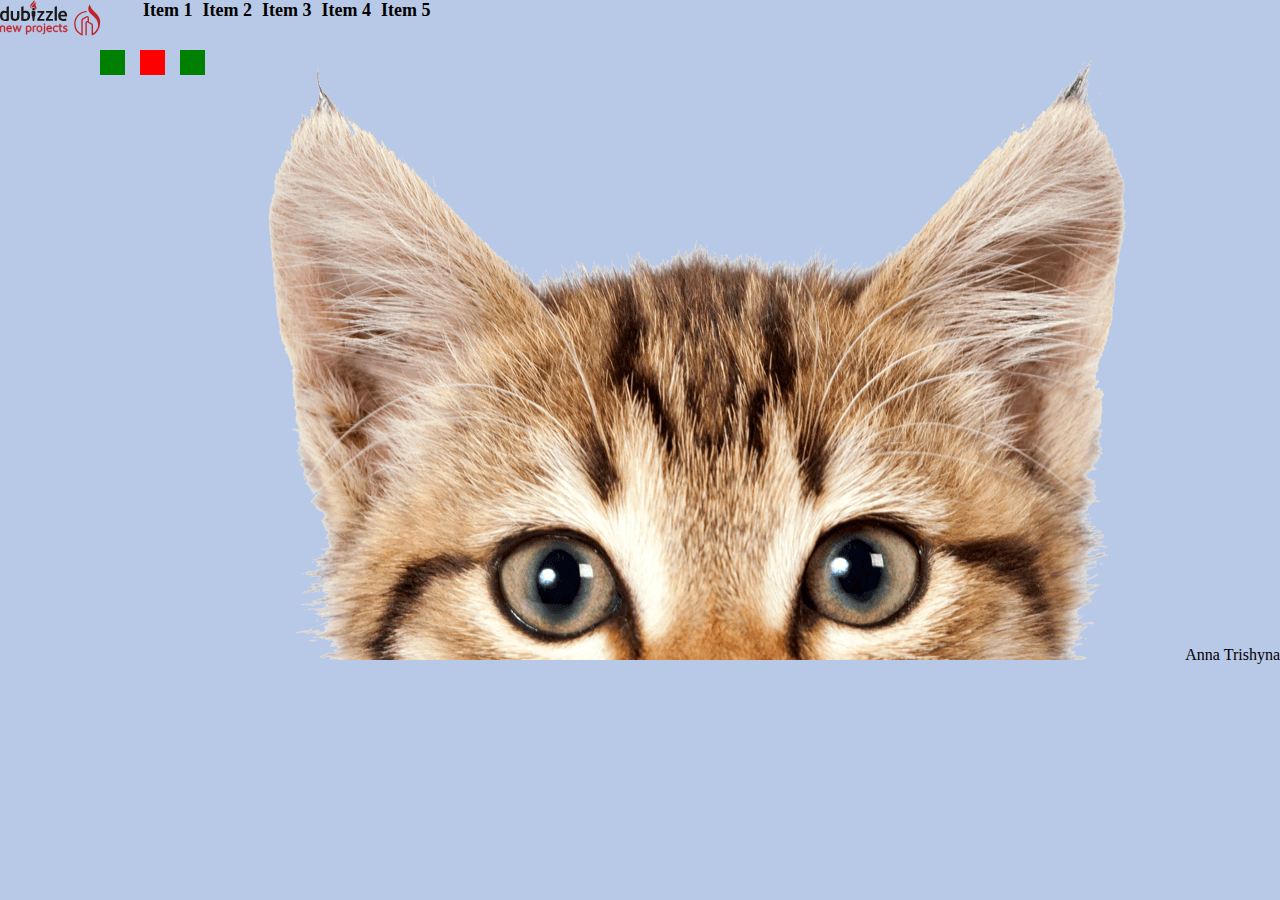
<file: classwork4/index.html>
<!DOCTYPE html>
<html lang="en">
<head>
	<meta charset="UTF-8">
	<meta name="viewport" content="width=device-width, initial-scale=1.0">
	<meta http-equiv="X-UA-Compatible" content="ie=edge">
	<link rel="stylesheet" href="normalize.css">
	<link rel="stylesheet" href="css/style.css">
	<title>Document</title>
</head>
<body>
	<header class="header clearfix">
		<img src="img/dubizzle.svg" alt="" class="logo">
		<nav class="navigation">
			<ul class="menu clearfix">
				<li class="menu__item">Item 1</li>
				<li class="menu__item">Item 2</li>
				<li class="menu__item">Item 3</li>
				<li class="menu__item">Item 4</li>
				<li class="menu__item">Item 5</li>
			</ul>
		</nav>
<div class="sub-info">
			<ul class="social-info clearfix">
				<li class="social-info__item"><i class="social__icon"></i></li>
				<li class="social-info__item"><i class="social__icon"></i></li>
				<li class="social-info__item"><i class="social__icon"></i></li>
			</ul>

			<div class="user-info"><img src="img/cat.png" alt="" class="user-info__avatar"><span class="user-info__name">Anna Trishyna</span></div>
		</div>
	</header>
</body>
</html>
</file>
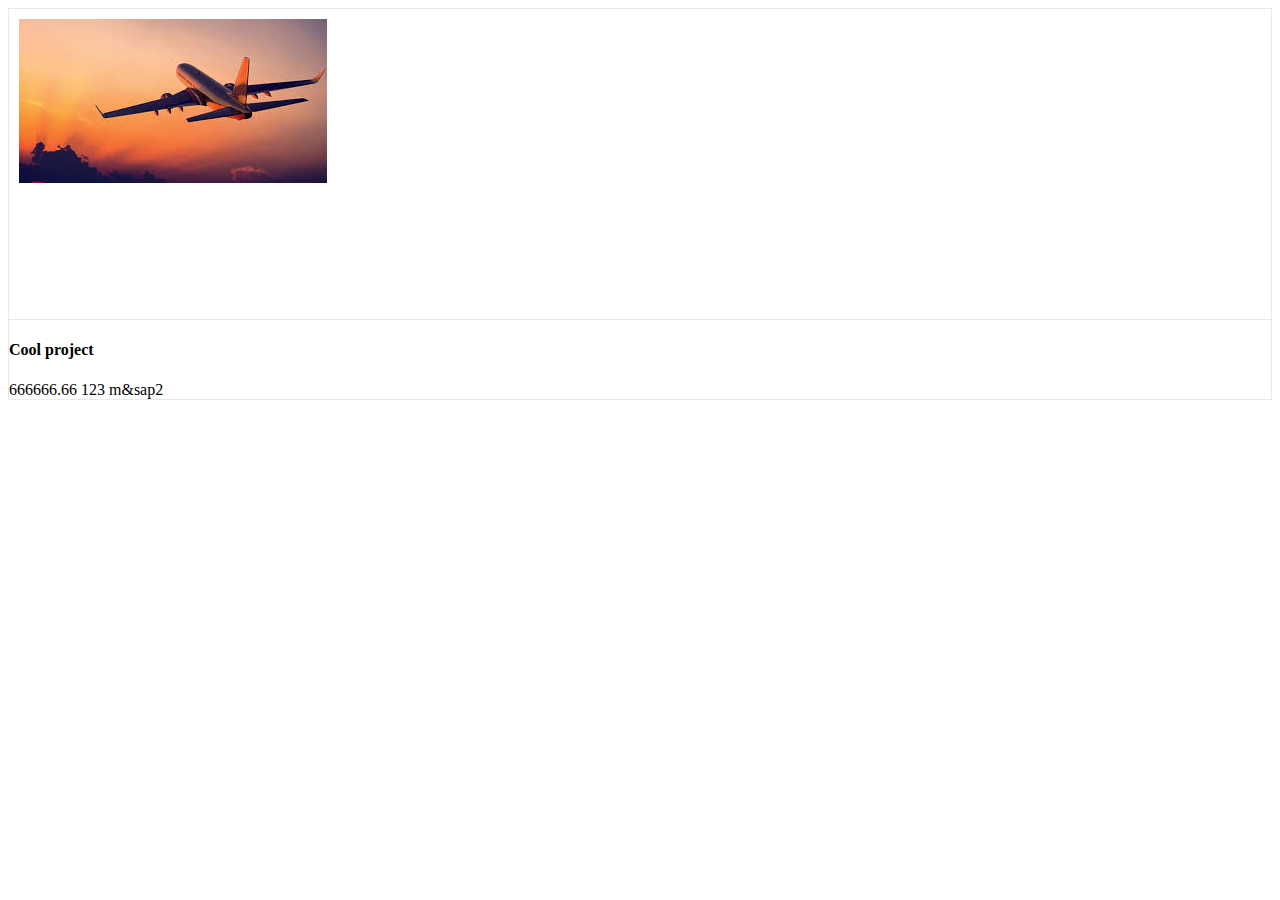
<file: classwork8/index.html>
<!DOCTYPE html>
<html lang="en">
<head>
	<meta charset="UTF-8">
	<meta name="viewport" content="width=device-width, initial-scale=1.0">
	<meta http-equiv="X-UA-Compatible" content="ie=edge">
	<link rel="stylesheet" href="./css/styles.css">
	<title>Document</title>

</head>
<body>
	<section class="container">
		<div class="project-card">
			<div class="project-image-wrapper"><img src="./img/fly.jpg" alt="project-img"></div>

		
		<div class="project-info-wrapper">
			<h4 class="project-title">Cool project</h4>
			<div class="project-parametrs">
				<span class="project-price">666666.66</span>
				<span class="project-area">123 m&sap2</span>
			</div>
		</div>
		</div>

	</section>








</body>
</html>
</file>
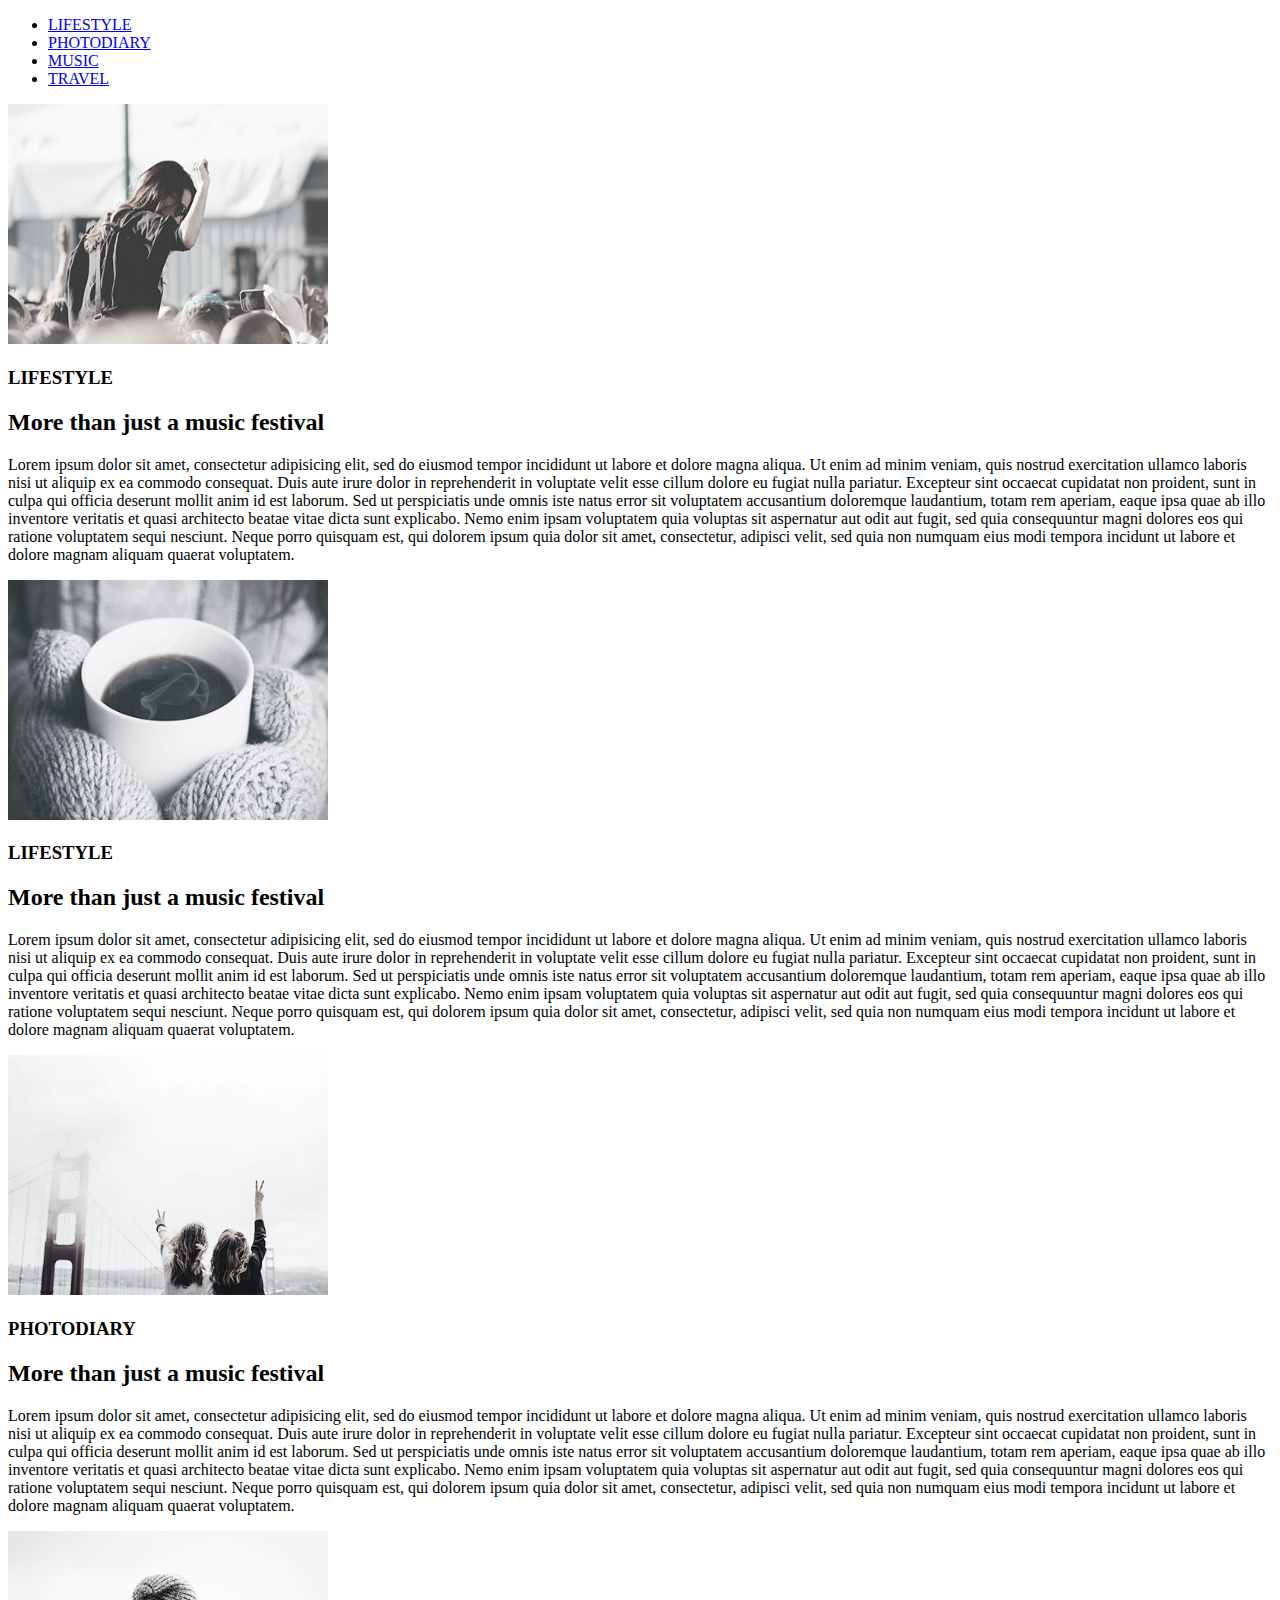
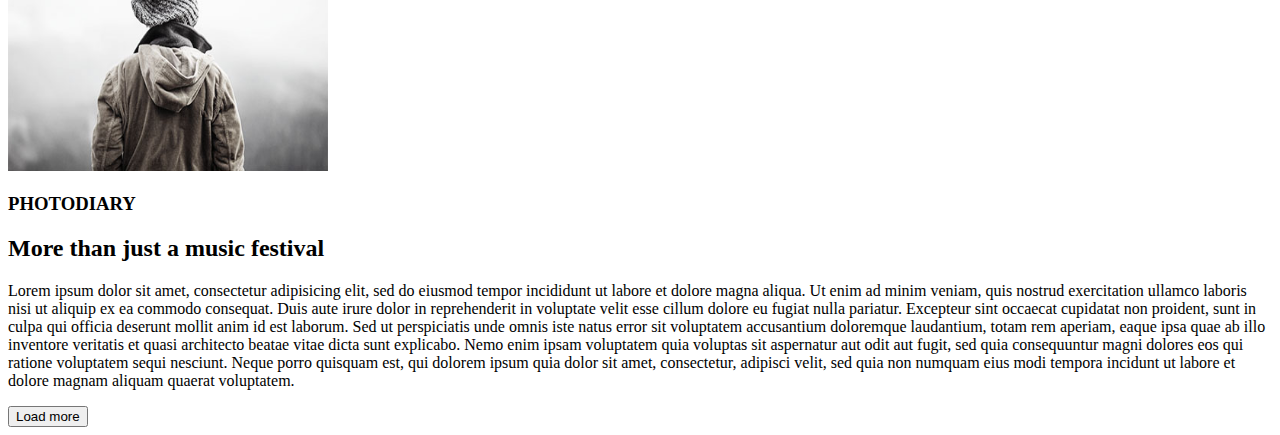
<file: modul-1/index.html>
<!DOCTYPE html>
<html>
  <head>
    <meta charset="UTF-8">
    <title>homework1</title>
  </head>
  <body>
    <header>
            <nav>
                
                   
                <ul>
                    <li><a href="#">LIFESTYLE</a></li> 
                    <li><a href="#">PHOTODIARY</a></li> 
                    <li><a href="#">MUSIC</a></li>
                    <li><a href="#">TRAVEL</a></li>
                 </ul>
                </nav>
     </header>
     <section>
            <img src="img/img_1.jpg" width="320" height="240" alt="изображение девушки">
            <h3>LIFESTYLE</h3>
        <h2>More than just a music festival </h2>
        <p>
                Lorem ipsum dolor sit amet, consectetur adipisicing elit, sed do eiusmod tempor incididunt ut labore et dolore magna aliqua. Ut enim ad minim veniam, quis nostrud exercitation ullamco laboris nisi ut aliquip ex ea commodo consequat. Duis aute irure dolor in reprehenderit in voluptate velit esse cillum dolore eu fugiat nulla pariatur. Excepteur sint occaecat cupidatat non proident, sunt in culpa qui officia deserunt mollit anim id est laborum. Sed ut perspiciatis unde omnis iste natus error sit voluptatem accusantium doloremque laudantium, totam rem aperiam, eaque ipsa quae ab illo inventore veritatis et quasi architecto beatae vitae dicta sunt explicabo. Nemo enim ipsam voluptatem quia voluptas sit aspernatur aut odit aut fugit, sed quia consequuntur magni dolores eos qui ratione voluptatem sequi nesciunt. Neque porro quisquam est, qui dolorem ipsum quia dolor sit amet, consectetur, adipisci velit, sed quia non numquam eius modi tempora incidunt ut labore et dolore magnam aliquam quaerat voluptatem. 
        </p>
        <img src="img/img_2.jpg" width="320" height="240" alt="изображение чашки">
        <h3>LIFESTYLE</h3>
        <h2>More than just a music festival </h2>
        <p>
                Lorem ipsum dolor sit amet, consectetur adipisicing elit, sed do eiusmod tempor incididunt ut labore et dolore magna aliqua. Ut enim ad minim veniam, quis nostrud exercitation ullamco laboris nisi ut aliquip ex ea commodo consequat. Duis aute irure dolor in reprehenderit in voluptate velit esse cillum dolore eu fugiat nulla pariatur. Excepteur sint occaecat cupidatat non proident, sunt in culpa qui officia deserunt mollit anim id est laborum. Sed ut perspiciatis unde omnis iste natus error sit voluptatem accusantium doloremque laudantium, totam rem aperiam, eaque ipsa quae ab illo inventore veritatis et quasi architecto beatae vitae dicta sunt explicabo. Nemo enim ipsam voluptatem quia voluptas sit aspernatur aut odit aut fugit, sed quia consequuntur magni dolores eos qui ratione voluptatem sequi nesciunt. Neque porro quisquam est, qui dolorem ipsum quia dolor sit amet, consectetur, adipisci velit, sed quia non numquam eius modi tempora incidunt ut labore et dolore magnam aliquam quaerat voluptatem. 
        </p>
        <img src="img/img_3.jpg" width="320" height="240" alt="изображение девушки">
        <h3>PHOTODIARY</h3>
    <h2>More than just a music festival </h2>
    <p>
            Lorem ipsum dolor sit amet, consectetur adipisicing elit, sed do eiusmod tempor incididunt ut labore et dolore magna aliqua. Ut enim ad minim veniam, quis nostrud exercitation ullamco laboris nisi ut aliquip ex ea commodo consequat. Duis aute irure dolor in reprehenderit in voluptate velit esse cillum dolore eu fugiat nulla pariatur. Excepteur sint occaecat cupidatat non proident, sunt in culpa qui officia deserunt mollit anim id est laborum. Sed ut perspiciatis unde omnis iste natus error sit voluptatem accusantium doloremque laudantium, totam rem aperiam, eaque ipsa quae ab illo inventore veritatis et quasi architecto beatae vitae dicta sunt explicabo. Nemo enim ipsam voluptatem quia voluptas sit aspernatur aut odit aut fugit, sed quia consequuntur magni dolores eos qui ratione voluptatem sequi nesciunt. Neque porro quisquam est, qui dolorem ipsum quia dolor sit amet, consectetur, adipisci velit, sed quia non numquam eius modi tempora incidunt ut labore et dolore magnam aliquam quaerat voluptatem. 
    </p>
    <img src="img/img_4.jpg" width="320" height="240" alt="изображение чашки">
    <h3>PHOTODIARY</h3>
    <h2>More than just a music festival </h2>
    <p>
            Lorem ipsum dolor sit amet, consectetur adipisicing elit, sed do eiusmod tempor incididunt ut labore et dolore magna aliqua. Ut enim ad minim veniam, quis nostrud exercitation ullamco laboris nisi ut aliquip ex ea commodo consequat. Duis aute irure dolor in reprehenderit in voluptate velit esse cillum dolore eu fugiat nulla pariatur. Excepteur sint occaecat cupidatat non proident, sunt in culpa qui officia deserunt mollit anim id est laborum. Sed ut perspiciatis unde omnis iste natus error sit voluptatem accusantium doloremque laudantium, totam rem aperiam, eaque ipsa quae ab illo inventore veritatis et quasi architecto beatae vitae dicta sunt explicabo. Nemo enim ipsam voluptatem quia voluptas sit aspernatur aut odit aut fugit, sed quia consequuntur magni dolores eos qui ratione voluptatem sequi nesciunt. Neque porro quisquam est, qui dolorem ipsum quia dolor sit amet, consectetur, adipisci velit, sed quia non numquam eius modi tempora incidunt ut labore et dolore magnam aliquam quaerat voluptatem. 
    </p>
    <button>Load more</button>

     </section>
  </body>
</html>
</file>
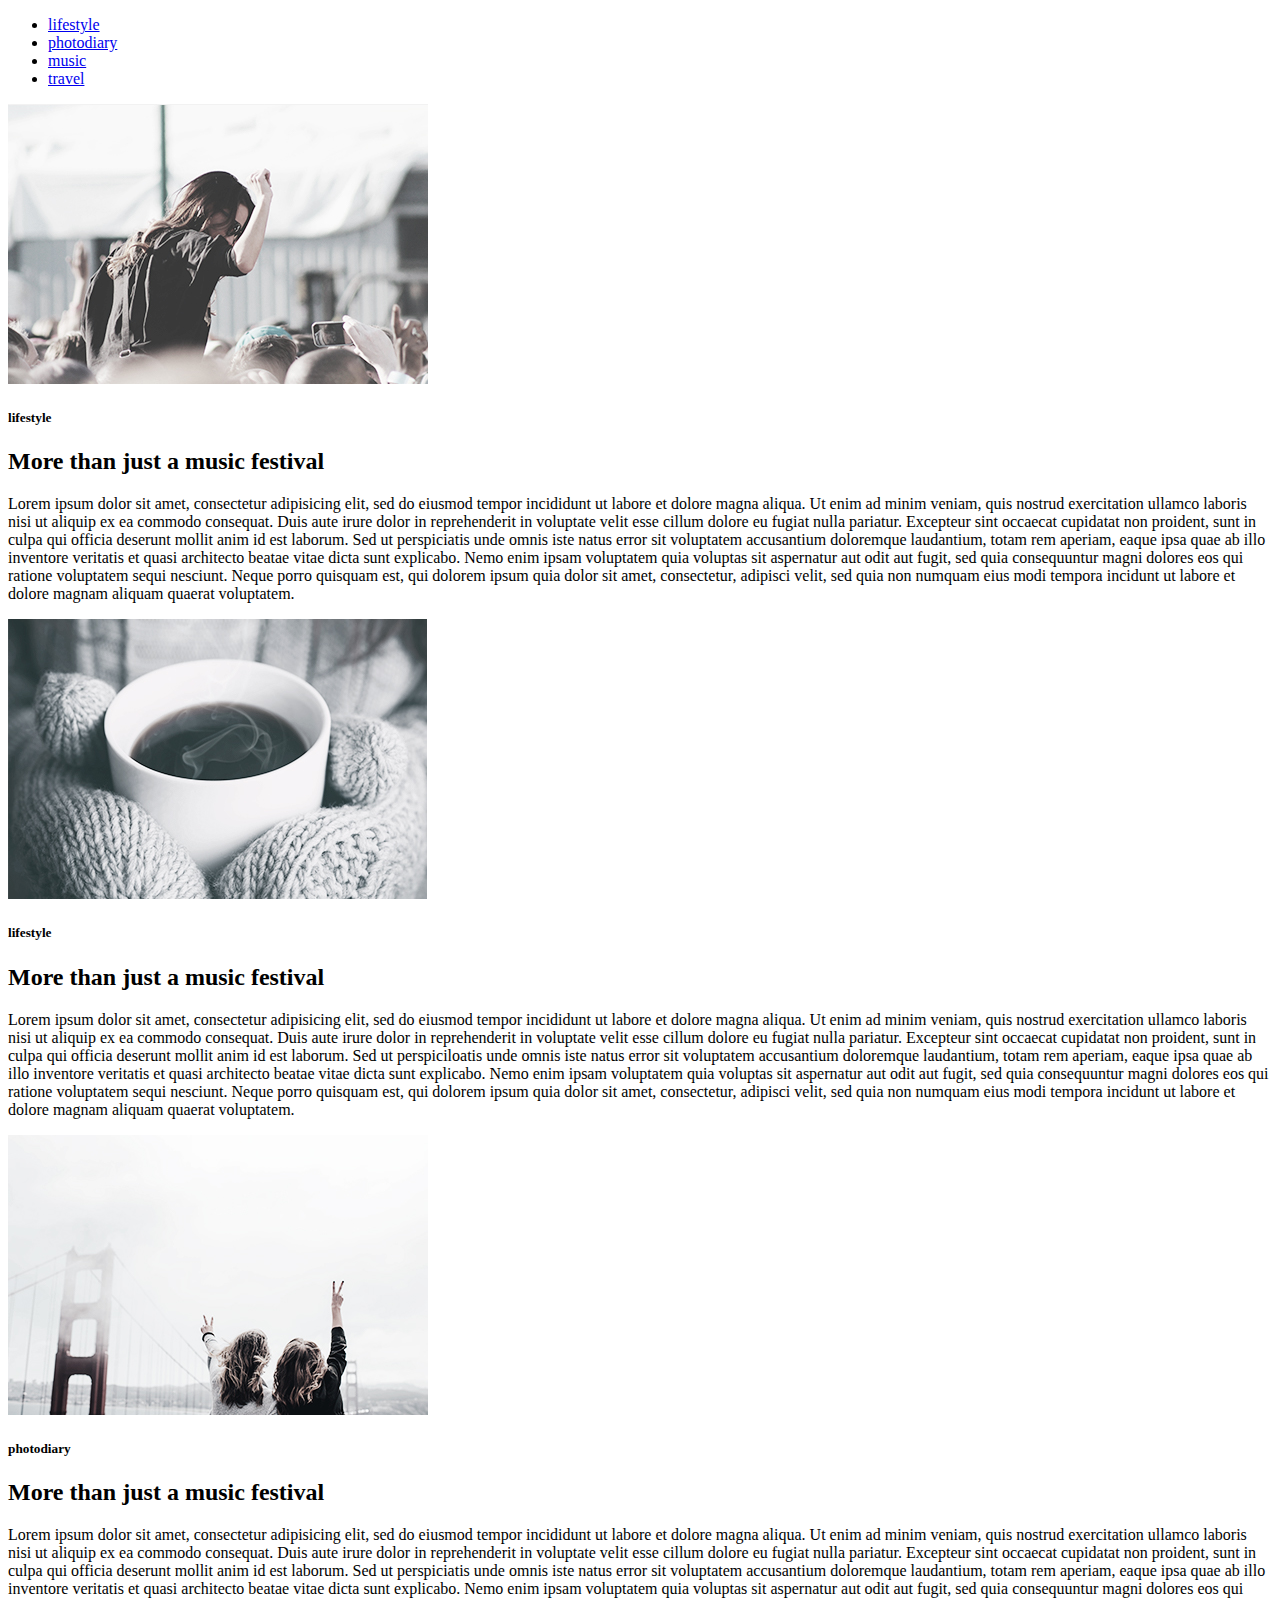
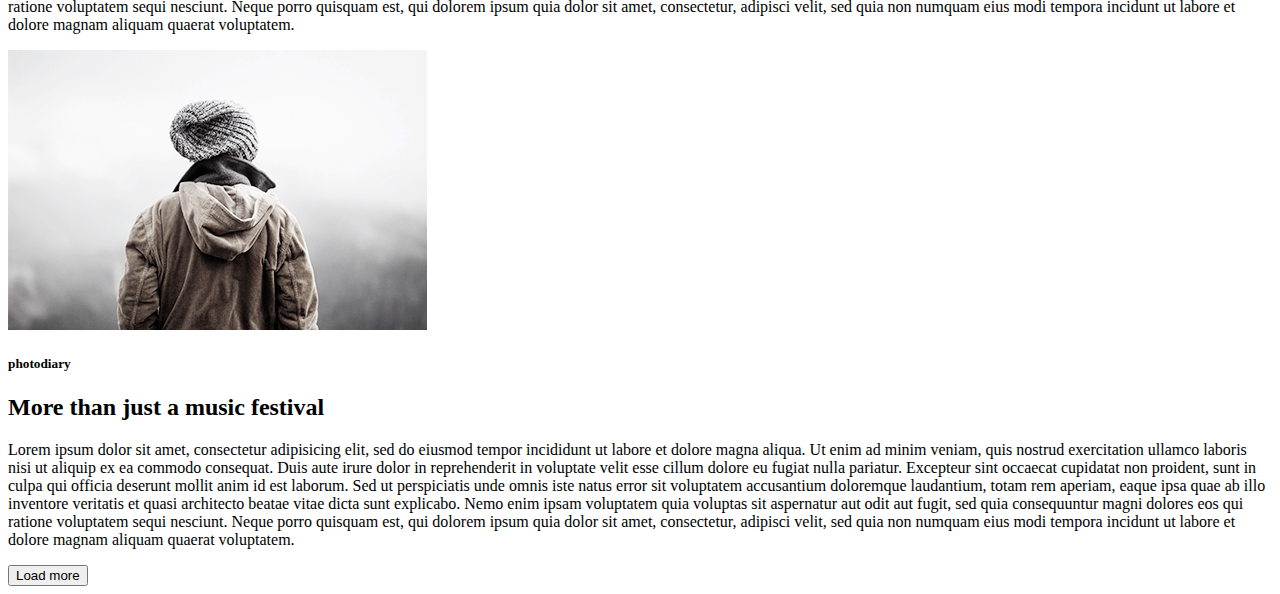
<file: module-1/index.html>
<!DOCTYPE html>
<html>
  <head>
    <meta charset="UTF-8" />
    <title>homework1</title>
  </head>

  <body>
    <header>
      <nav>
        <ul>
          <li><a href="#">lifestyle</a></li>
          <li><a href="#">photodiary</a></li>
          <li><a href="#">music</a></li>
          <li><a href="#">travel</a></li>
        </ul>
      </nav>
    </header>
    <main>
      <div>
        <img src="img/img_1.jpg" alt="изображение девушки" />
        <h5>lifestyle</h5>
        <h2>More than just a music festival</h2>
        <p>
          Lorem ipsum dolor sit amet, consectetur adipisicing elit, sed do
          eiusmod tempor incididunt ut labore et dolore magna aliqua. Ut enim ad
          minim veniam, quis nostrud exercitation ullamco laboris nisi ut
          aliquip ex ea commodo consequat. Duis aute irure dolor in
          reprehenderit in voluptate velit esse cillum dolore eu fugiat nulla
          pariatur. Excepteur sint occaecat cupidatat non proident, sunt in
          culpa qui officia deserunt mollit anim id est laborum. Sed ut
          perspiciatis unde omnis iste natus error sit voluptatem accusantium
          doloremque laudantium, totam rem aperiam, eaque ipsa quae ab illo
          inventore veritatis et quasi architecto beatae vitae dicta sunt
          explicabo. Nemo enim ipsam voluptatem quia voluptas sit aspernatur aut
          odit aut fugit, sed quia consequuntur magni dolores eos qui ratione
          voluptatem sequi nesciunt. Neque porro quisquam est, qui dolorem ipsum
          quia dolor sit amet, consectetur, adipisci velit, sed quia non numquam
          eius modi tempora incidunt ut labore et dolore magnam aliquam quaerat
          voluptatem.
        </p>
      </div>
      <div>
        <img src="img/img_2.jpg" alt="изображение чашки" />
        <h5>lifestyle</h5>
        <h2>More than just a music festival</h2>
        <p>
          Lorem ipsum dolor sit amet, consectetur adipisicing elit, sed do
          eiusmod tempor incididunt ut labore et dolore magna aliqua. Ut enim ad
          minim veniam, quis nostrud exercitation ullamco laboris nisi ut
          aliquip ex ea commodo consequat. Duis aute irure dolor in
          reprehenderit in voluptate velit esse cillum dolore eu fugiat nulla
          pariatur. Excepteur sint occaecat cupidatat non proident, sunt in
          culpa qui officia deserunt mollit anim id est laborum. Sed ut
          perspiciloatis unde omnis iste natus error sit voluptatem accusantium
          doloremque laudantium, totam rem aperiam, eaque ipsa quae ab illo
          inventore veritatis et quasi architecto beatae vitae dicta sunt
          explicabo. Nemo enim ipsam voluptatem quia voluptas sit aspernatur aut
          odit aut fugit, sed quia consequuntur magni dolores eos qui ratione
          voluptatem sequi nesciunt. Neque porro quisquam est, qui dolorem ipsum
          quia dolor sit amet, consectetur, adipisci velit, sed quia non numquam
          eius modi tempora incidunt ut labore et dolore magnam aliquam quaerat
          voluptatem.
        </p>
      </div>
      <div>
        <img src="img/img_3.jpg" alt="изображение девушки" />
        <h5>photodiary</h5>
        <h2>More than just a music festival</h2>
        <p>
          Lorem ipsum dolor sit amet, consectetur adipisicing elit, sed do
          eiusmod tempor incididunt ut labore et dolore magna aliqua. Ut enim ad
          minim veniam, quis nostrud exercitation ullamco laboris nisi ut
          aliquip ex ea commodo consequat. Duis aute irure dolor in
          reprehenderit in voluptate velit esse cillum dolore eu fugiat nulla
          pariatur. Excepteur sint occaecat cupidatat non proident, sunt in
          culpa qui officia deserunt mollit anim id est laborum. Sed ut
          perspiciatis unde omnis iste natus error sit voluptatem accusantium
          doloremque laudantium, totam rem aperiam, eaque ipsa quae ab illo
          inventore veritatis et quasi architecto beatae vitae dicta sunt
          explicabo. Nemo enim ipsam voluptatem quia voluptas sit aspernatur aut
          odit aut fugit, sed quia consequuntur magni dolores eos qui ratione
          voluptatem sequi nesciunt. Neque porro quisquam est, qui dolorem ipsum
          quia dolor sit amet, consectetur, adipisci velit, sed quia non numquam
          eius modi tempora incidunt ut labore et dolore magnam aliquam quaerat
          voluptatem.
        </p>
      </div>
      <div>
        <img src="img/img_4.jpg" alt="изображение чашки" />
        <h5>photodiary</h5>
        <h2>More than just a music festival</h2>
        <p>
          Lorem ipsum dolor sit amet, consectetur adipisicing elit, sed do
          eiusmod tempor incididunt ut labore et dolore magna aliqua. Ut enim ad
          minim veniam, quis nostrud exercitation ullamco laboris nisi ut
          aliquip ex ea commodo consequat. Duis aute irure dolor in
          reprehenderit in voluptate velit esse cillum dolore eu fugiat nulla
          pariatur. Excepteur sint occaecat cupidatat non proident, sunt in
          culpa qui officia deserunt mollit anim id est laborum. Sed ut
          perspiciatis unde omnis iste natus error sit voluptatem accusantium
          doloremque laudantium, totam rem aperiam, eaque ipsa quae ab illo
          inventore veritatis et quasi architecto beatae vitae dicta sunt
          explicabo. Nemo enim ipsam voluptatem quia voluptas sit aspernatur aut
          odit aut fugit, sed quia consequuntur magni dolores eos qui ratione
          voluptatem sequi nesciunt. Neque porro quisquam est, qui dolorem ipsum
          quia dolor sit amet, consectetur, adipisci velit, sed quia non numquam
          eius modi tempora incidunt ut labore et dolore magnam aliquam quaerat
          voluptatem.
        </p>
      </div>
      <button>Load more</button>
    </main>
  </body>
</html>
</file>
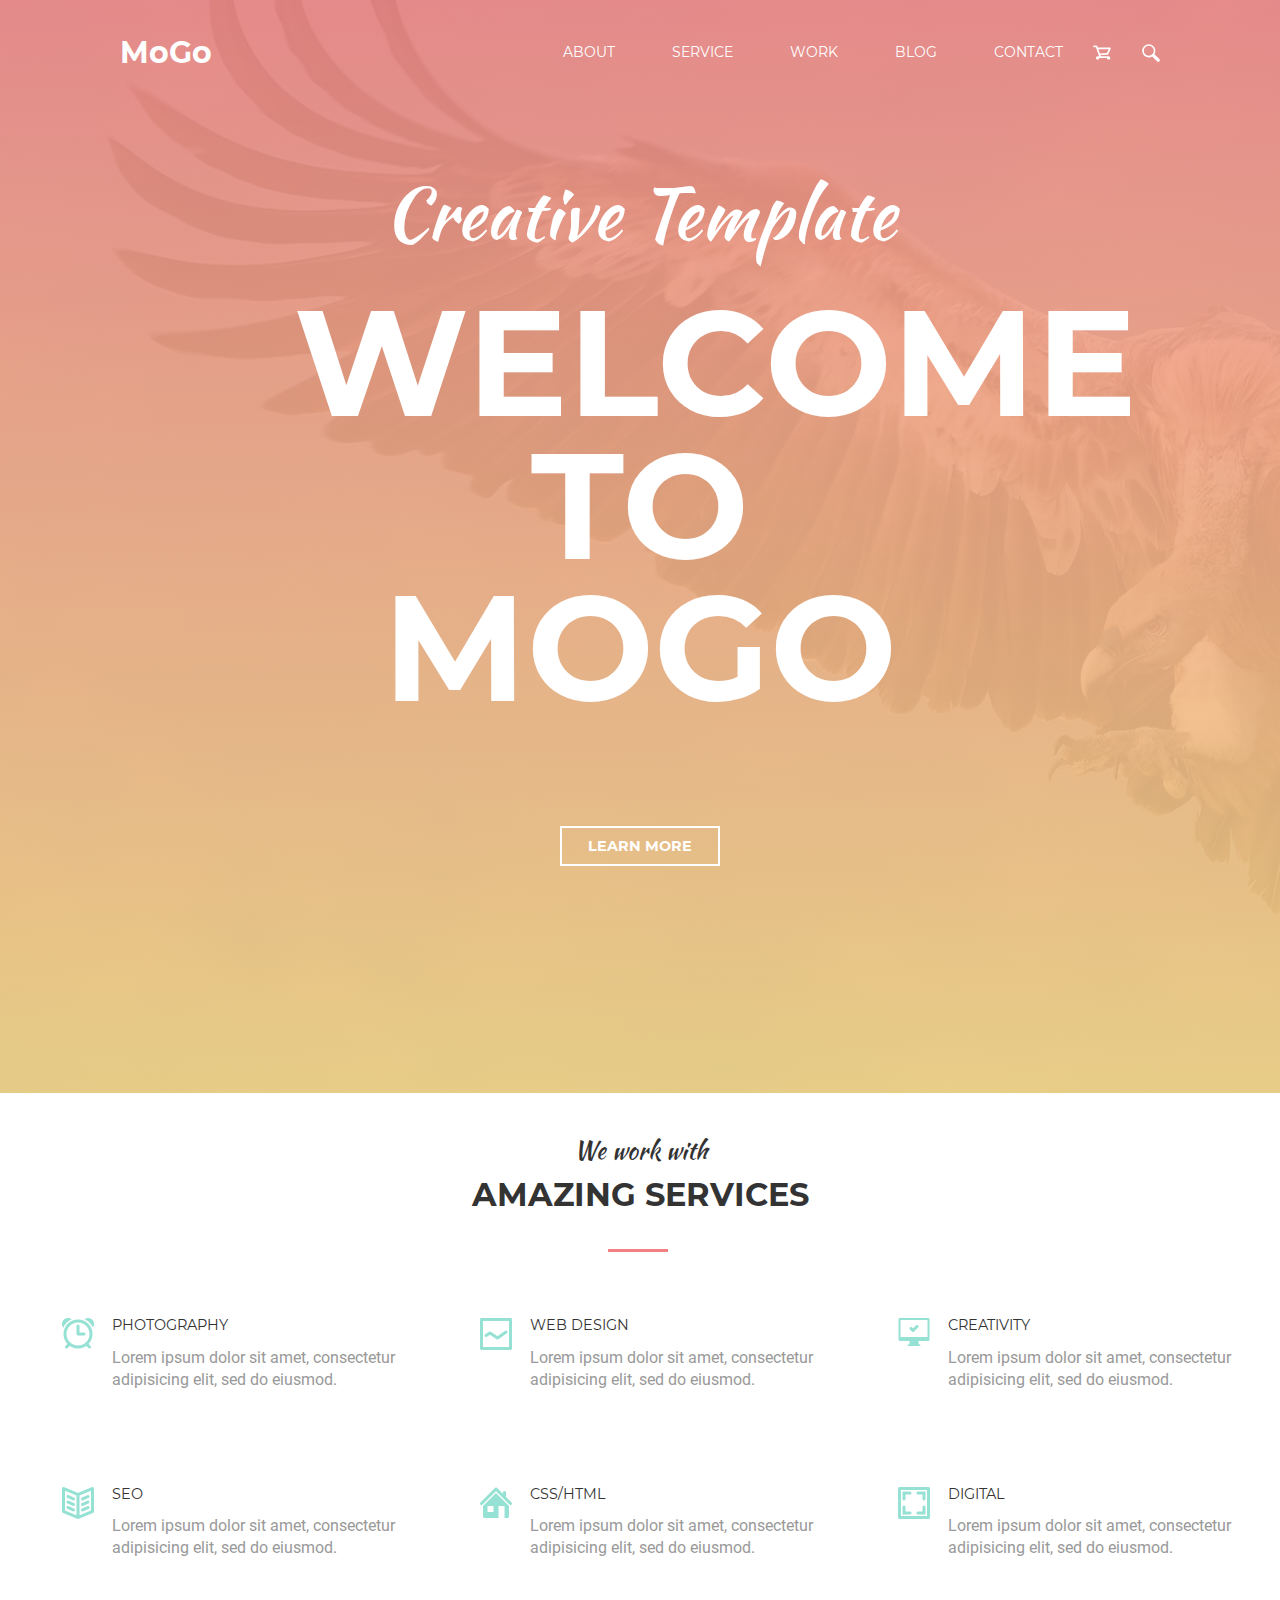
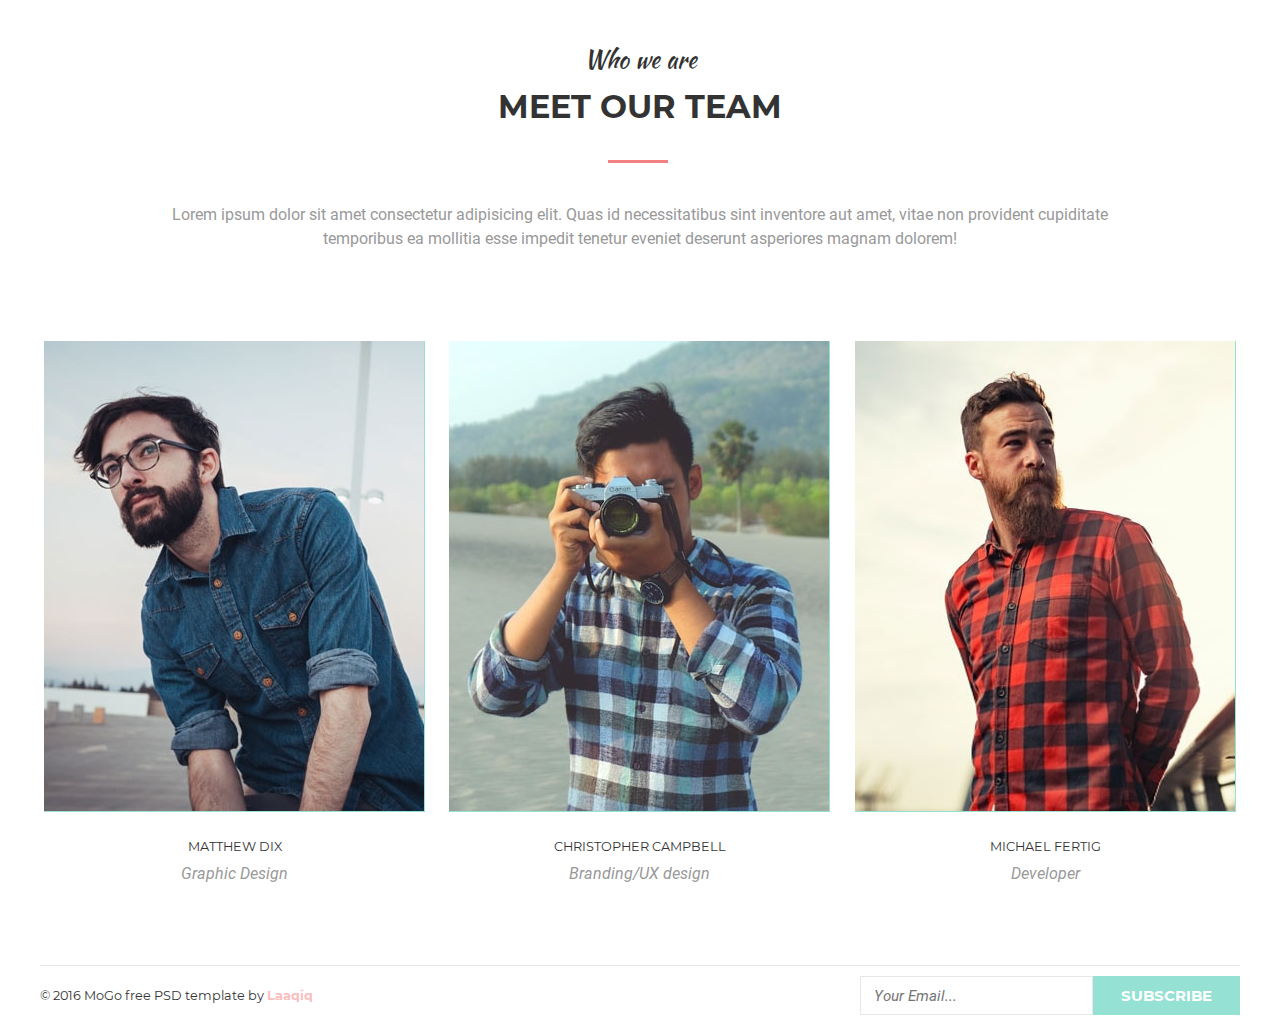
<file: module-10/index.html>
<!DOCTYPE html>
<html lang="en">

<head>
    <meta charset="UTF-8">
    <meta name="viewport" content="width=device-width, initial-scale=1.0">
    <meta http-equiv="X-UA-Compatible" content="ie=edge">
    <link rel="stylesheet" href="css/style.css">
    <link rel="stylesheet" href="css/normalize.css">
    <title>homework-10</title>
</head>

<body>
    <header class="header">
        <nav class="header-nav nav_wrapper">
            <a href="#" class="nav-logo">MoGo</a>
            <ul class="nav-menu">
                <li class="nav-menu_item">
                    <a href="#" class="nav-menu_link">About</a>
                </li>
                <li class="nav-menu_item">
                    <a href="#" class="nav-menu_link">Service</a>
                </li>
                <li class="nav-menu_item">
                    <a href="#" class="nav-menu_link">Work</a>
                </li>
                <li class="nav-menu_item">
                    <a href="#" class="nav-menu_link">Blog</a>
                </li>
                <li class="nav-menu_item">
                    <a href="#" class="nav-menu_link">Contact</a>
                </li>
            </ul>
            <svg class="header-nav_cart-icon" xmlns="http://www.w3.org/2000/svg" xmlns:xlink="http://www.w3.org/1999/xlink">
                <path d="M17.726,3.663 L17.727,3.663 L15.252,9.163 L15.252,9.163 C15.130,9.434 14.866,9.627 14.555,9.648 L14.555,9.648 L7.427,10.123 L7.839,11.299 L15.600,11.299 C16.511,11.299 17.250,12.038 17.250,12.950 C17.250,13.861 16.511,14.600 15.600,14.600 C14.689,14.600 13.950,13.861 13.950,12.950 L6.250,12.950 C6.250,13.861 5.511,14.600 4.600,14.600 C3.689,14.600 2.950,13.861 2.950,12.950 C2.950,12.038 3.689,11.299 4.600,11.299 L6.091,11.299 L2.915,2.225 L1.025,2.225 C0.569,2.225 0.200,1.855 0.200,1.400 C0.200,0.944 0.569,0.575 1.025,0.575 L3.500,0.575 C3.860,0.575 4.163,0.807 4.276,1.128 L4.279,1.127 L4.759,2.500 L16.975,2.500 C17.431,2.500 17.800,2.869 17.800,3.325 C17.800,3.445 17.773,3.559 17.726,3.663 ZM5.337,4.150 L6.862,8.507 L13.951,8.034 L15.699,4.150 L5.337,4.150 Z"
                />
            </svg>
            <svg class="header-nav_search-icon" xmlns="http://www.w3.org/2000/svg" xmlns:xlink="http://www.w3.org/1999/xlink">
                <path d="M17.317,14.983 C17.615,15.281 17.800,15.694 17.800,16.150 C17.800,17.061 17.061,17.800 16.150,17.800 C15.694,17.800 15.282,17.615 14.983,17.316 L14.983,17.316 L10.147,12.481 C9.165,13.061 8.023,13.400 6.800,13.400 C3.155,13.400 0.200,10.445 0.200,6.800 C0.200,3.155 3.155,0.200 6.800,0.200 C10.445,0.200 13.400,3.155 13.400,6.800 C13.400,8.023 13.061,9.165 12.481,10.147 L17.317,14.983 L17.317,14.983 ZM6.800,1.849 C4.066,1.849 1.850,4.066 1.850,6.800 C1.850,9.534 4.066,11.750 6.800,11.750 C9.534,11.750 11.750,9.534 11.750,6.800 C11.750,4.066 9.534,1.849 6.800,1.849 Z"
                />
            </svg>
        </nav>
        <div class="header-invitation">
            <p class="header-invitation_subtitle">Creative Template</p>
            <h2 class="header-invitation_title">welcome to mogo</h2>
            <button class="header-invitation_button">learn more</button>
        </div>
    </header>
    <main class="main">
        <section class="main-services">
            <p class="main-services_subtitle">We work with</p>
            <h2 class="main-services_title">Amazing services</h2>
            <ul class="main-services_collection">
                <li class="services_collection_card">
                    <h5 class="card-title">photography</h5>
                    <p class="card-descr">Lorem ipsum dolor sit amet, consectetur adipisicing elit, sed do eiusmod.</p>
                </li>
                <li class="services_collection_card">
                    <h5 class="card-title">web design</h5>
                    <p class="card-descr">Lorem ipsum dolor sit amet, consectetur adipisicing elit, sed do eiusmod.</p>
                </li>
                <li class="services_collection_card">
                    <h5 class="card-title">creativity</h5>
                    <p class="card-descr">Lorem ipsum dolor sit amet, consectetur adipisicing elit, sed do eiusmod.</p>
                </li>
                <li class="services_collection_card">
                    <h5 class="card-title">seo</h5>
                    <p class="card-descr">Lorem ipsum dolor sit amet, consectetur adipisicing elit, sed do eiusmod.</p>
                </li>
                <li class="services_collection_card">
                    <h5 class="card-title">css/html</h5>
                    <p class="card-descr">Lorem ipsum dolor sit amet, consectetur adipisicing elit, sed do eiusmod.</p>
                </li>
                <li class="services_collection_card">
                    <h5 class="card-title">digital</h5>
                    <p class="card-descr">Lorem ipsum dolor sit amet, consectetur adipisicing elit, sed do eiusmod.</p>
                </li>
            </ul>
        </section>
        <section class="main-team">
            <p class="main-team_subtitle">Who we are</p>
            <h2 class="main-team_title">meet our team</h2>
            <p class="main-team_descr">Lorem ipsum dolor sit amet consectetur adipisicing elit. Quas id necessitatibus sint inventore aut amet, vitae
                non provident cupiditate temporibus ea mollitia esse impedit tenetur eveniet deserunt asperiores magnam dolorem!</p>
            <ul class="main-team_collection">
                <li class="team_collection_card">
                    <div class="team_collection_card_backgr-color">
                        <div class="hover-container" id="first-hover_container">
                            <div class="social-container">
                                <button class="social-button">
                                    <svg class="icon icon-facebook" viewBox="0 0 35 35">
                                        <use xlink:href='img/symbol-defs.svg#icon-facebook'></use>
                                    </svg>
                                </button>
                                <button class="social-button">
                                    <svg class="icon icon-twitter" viewBox="0 0 35 35">
                                        <use xlink:href='img/symbol-defs.svg#icon-twitter'></use>
                                    </svg>
                                </button>
                                <button class="social-button">
                                    <svg class="icon icon-pinterest" viewBox="0 0 35 35">
                                        <use xlink:href='img/symbol-defs.svg#icon-pinterest'></use>
                                    </svg>
                                </button>
                                <button class="social-button">
                                    <svg class="icon icon-instagram" viewBox="0 0 35 35">
                                        <use xlink:href='img/symbol-defs.svg#icon-instagram'></use>
                                    </svg>
                                </button>
                            </div>
                        </div>
                    </div>
                    <p class="team_collection_card_name">matthew dix</p>
                    <p class="team_collection_card_occupation">Graphic Design</p>
                </li>
                <li class="team_collection_card">
                    <div class="team_collection_card_backgr-color">
                        <div class="hover-container" id="second-hover_container">
                            <div class="social-container">
                                <button class="social-button">
                                    <svg class="icon icon-facebook" viewBox="0 0 35 35">
                                        <use xlink:href='img/symbol-defs.svg#icon-facebook'></use>
                                    </svg>
                                </button>
                                <button class="social-button">
                                    <svg class="icon icon-twitter" viewBox="0 0 35 35">
                                        <use xlink:href='img/symbol-defs.svg#icon-twitter'></use>
                                    </svg>
                                </button>
                                <button class="social-button">
                                    <svg class="icon icon-pinterest" viewBox="0 0 35 35">
                                        <use xlink:href='img/symbol-defs.svg#icon-pinterest'></use>
                                    </svg>
                                </button>
                                <button class="social-button">
                                    <svg class="icon icon-instagram" viewBox="0 0 35 35">
                                        <use xlink:href='img/symbol-defs.svg#icon-instagram'></use>
                                    </svg>
                                </button>
                            </div>
                        </div>
                    </div>
                    <p class="team_collection_card_name">christopher campbell</p>
                    <p class="team_collection_card_occupation">Branding/UX design</p>
                </li>
                <li class="team_collection_card">
                    <div class="team_collection_card_backgr-color">
                        <div class="hover-container" id="third-hover_container">
                            <div class="social-container">
                                <button class="social-button">
                                    <svg class="icon icon-facebook" viewBox="0 0 35 35">
                                        <use xlink:href='img/symbol-defs.svg#icon-facebook'></use>
                                    </svg>
                                </button>
                                <button class="social-button">
                                    <svg class="icon icon-twitter" viewBox="0 0 35 35">
                                        <use xlink:href='img/symbol-defs.svg#icon-twitter'></use>
                                    </svg>
                                </button>
                                <button class="social-button">
                                    <svg class="icon icon-pinterest" viewBox="0 0 35 35">
                                        <use xlink:href='img/symbol-defs.svg#icon-pinterest'></use>
                                    </svg>
                                </button>
                                <button class="social-button">
                                    <svg class="icon icon-instagram" viewBox="0 0 35 35">
                                        <use xlink:href='img/symbol-defs.svg#icon-instagram'></use>
                                    </svg>
                                </button>
                            </div>
                        </div>
                    </div>
                    <p class="team_collection_card_name">michael fertig</p>
                    <p class="team_collection_card_occupation">Developer</p>
                </li>
            </ul>
        </section>
    </main>
    <footer>
        <p class="footer-text">&copy; 2016 MoGo free PSD template by
            <span class="footer-text_name">Laaqiq</span>
        </p>
        <form class="footer-form" action="">
            <input type="text" class="footer-form_email" placeholder="Your Email...">
            <input class="footer-form_submit" type="submit" value="subscribe">
        </form>
    </footer>

</body>

</html>
</file>
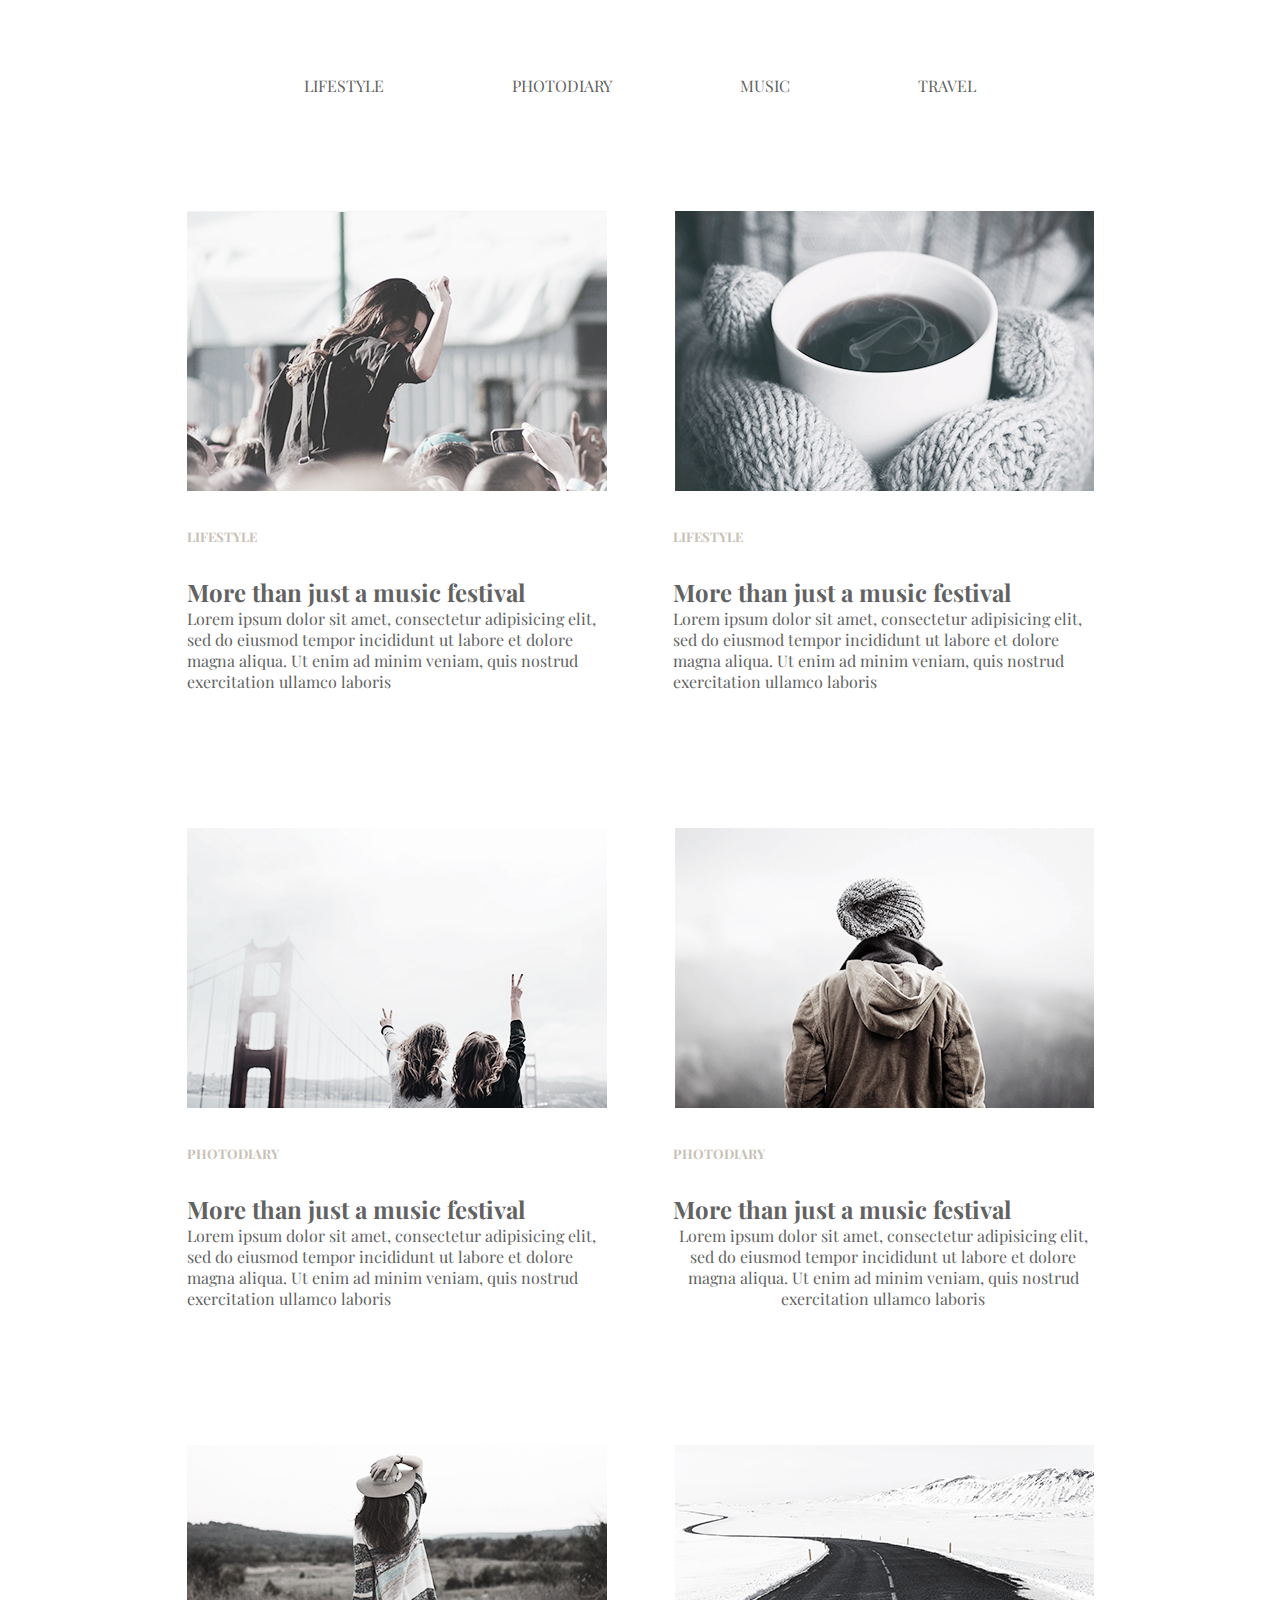
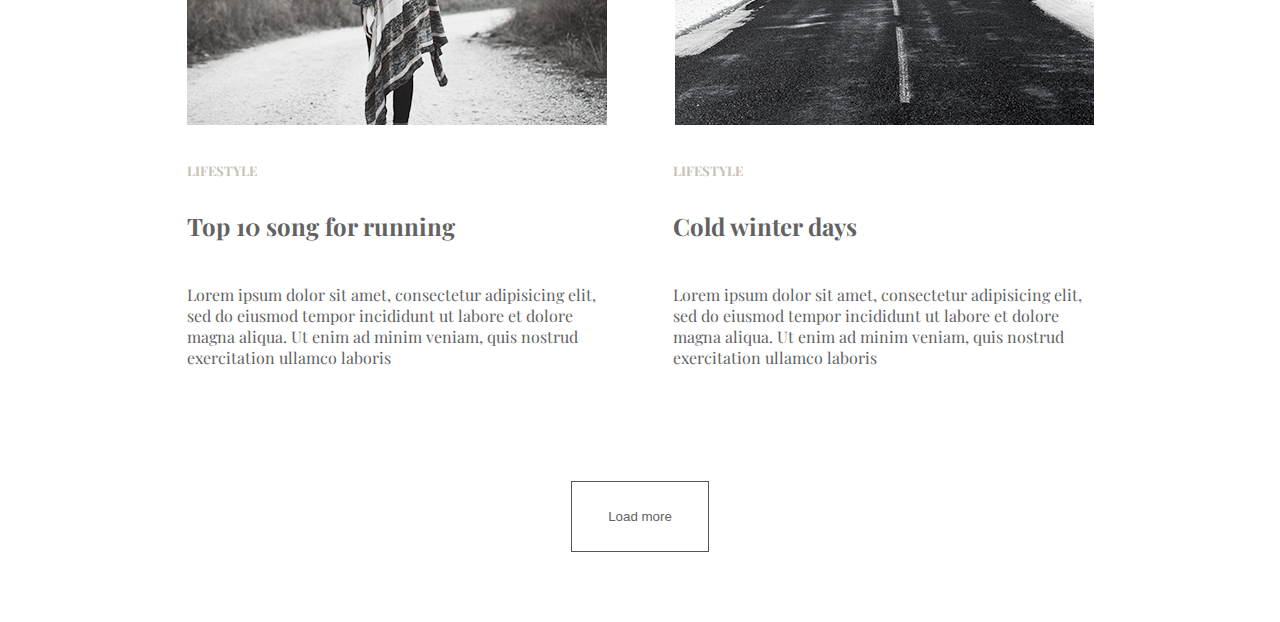
<file: module-3/index.html>
<!DOCTYPE html>
<html>
  <head>
    <meta charset="UTF-8" />
    <title>homework3</title>
    <link rel="stylesheet" href="css/style.css" />
    <link
      href="https://fonts.googleapis.com/css?family=Playfair+Display&display=swap"
      rel="stylesheet"
    />
    <link
      href="https://fonts.googleapis.com/css?family=Ubuntu&display=swap"
      rel="stylesheet"
    />
  </head>
    <body>
      <header class="header">
        <div class="content">
        <nav class="navigation">
          <ul class="menu">
            <li class="menu_item"><a href="#" class="menu_item-link">lifestyle</a></li>
            <li class="menu_item"><a href="#" class="menu_item-link">photodiary</a></li>
            <li class="menu_item"><a href="#" class="menu_item-link">music</a></li>
            <li class="menu_item"><a href="#" class="menu_item-link">travel</a></li>
          </ul>
        </nav>
      </div>
      </header>
      <main class="centre-content">
        <section id="box-top">
          <div class="left-box">
            <img
              src="img/img_1.jpg"
              alt="изображение девушки"
              class="left__box-img"
            />
            <h5 class="left__box-h5">lifestyle</h5>
            <h2 class="left__box-h2">More than just a music festival</h2>
            <p class="left__box-text">
                Lorem ipsum dolor sit amet, consectetur adipisicing elit, sed do
                eiusmod tempor incididunt ut labore et dolore magna aliqua. Ut enim
                ad minim veniam, quis nostrud exercitation ullamco laboris
            </p>
          </div>
          <div class="right-box">
            <img
              src="img/img_2.jpg"
              alt="изображение чашки"
              class="right__box-img"
            />
            <h5 class="right__box-h5">lifestyle</h5>
            <h2 class="right__box-h2">More than just a music festival</h2>
            <p class="right__box-text">
                Lorem ipsum dolor sit amet, consectetur adipisicing elit, sed do
                eiusmod tempor incididunt ut labore et dolore magna aliqua. Ut enim
                ad minim veniam, quis nostrud exercitation ullamco laboris
            </p>
          </div>
        </section>
        <section id="box-middle">
          <div class="middle-left-box">
            <img
              src="img/img_3.jpg"
              alt="изображение девушки"
              class="middle-left__box-img"
            />
            <h5 class="middle-left__box-h5">photodiary</h5>
            <h2 class="middle-left__box-h2">More than just a music festival</h2>
            <p class="middle-left__box-text">
                Lorem ipsum dolor sit amet, consectetur adipisicing elit, sed do
                eiusmod tempor incididunt ut labore et dolore magna aliqua. Ut enim
                ad minim veniam, quis nostrud exercitation ullamco laboris
            </p>
          </div>
          <div class="middle-right-box">
            <img
              src="img/img_4.jpg"
              alt="изображение чашки"
              class="middle-right__box-img"
            />
            <h5 class="middle-right__box-h5">photodiary</h5>
            <h2 class="middle-right__box-h2">More than just a music festival</h2>
            <p class="middle-right__box-text">
                Lorem ipsum dolor sit amet, consectetur adipisicing elit, sed do
                eiusmod tempor incididunt ut labore et dolore magna aliqua. Ut enim
                ad minim veniam, quis nostrud exercitation ullamco laboris
            </p>
          </div>
        </section>
        <section id="bottom-box">
          <div class="bottom-left-box">
            <img src="img/img_5.jpg" alt="" class="bottom-left__box-img" />
            <h5 class="bottom-left__box-h5">lifestyle</h5>
            <h2 class="bottom-left__box-h2">Top 10 song for running</h2>
            <p class="bottom-left__box-text">
                Lorem ipsum dolor sit amet, consectetur adipisicing elit, sed do
                eiusmod tempor incididunt ut labore et dolore magna aliqua. Ut enim
                ad minim veniam, quis nostrud exercitation ullamco laboris
            </p>
          </div>
          <div class="bottom-right-box">
            <img src="img/img_6.jpg" alt="" class="bottom-right__box-img" />
            <h5 class="bottom-right__box-h5">lifestyle</h5>
            <h2 class="bottom-right__box-h2">Cold winter days</h2>
            <p class="bottom-right__box-text">
                Lorem ipsum dolor sit amet, consectetur adipisicing elit, sed do
                eiusmod tempor incididunt ut labore et dolore magna aliqua. Ut enim
                ad minim veniam, quis nostrud exercitation ullamco laboris
            </p>
          </div>
        </section>
        <div class="button_b">
            <button class="btn">  Load more</button>
        </div>
      </main>
    </body>
  </html>
</file>
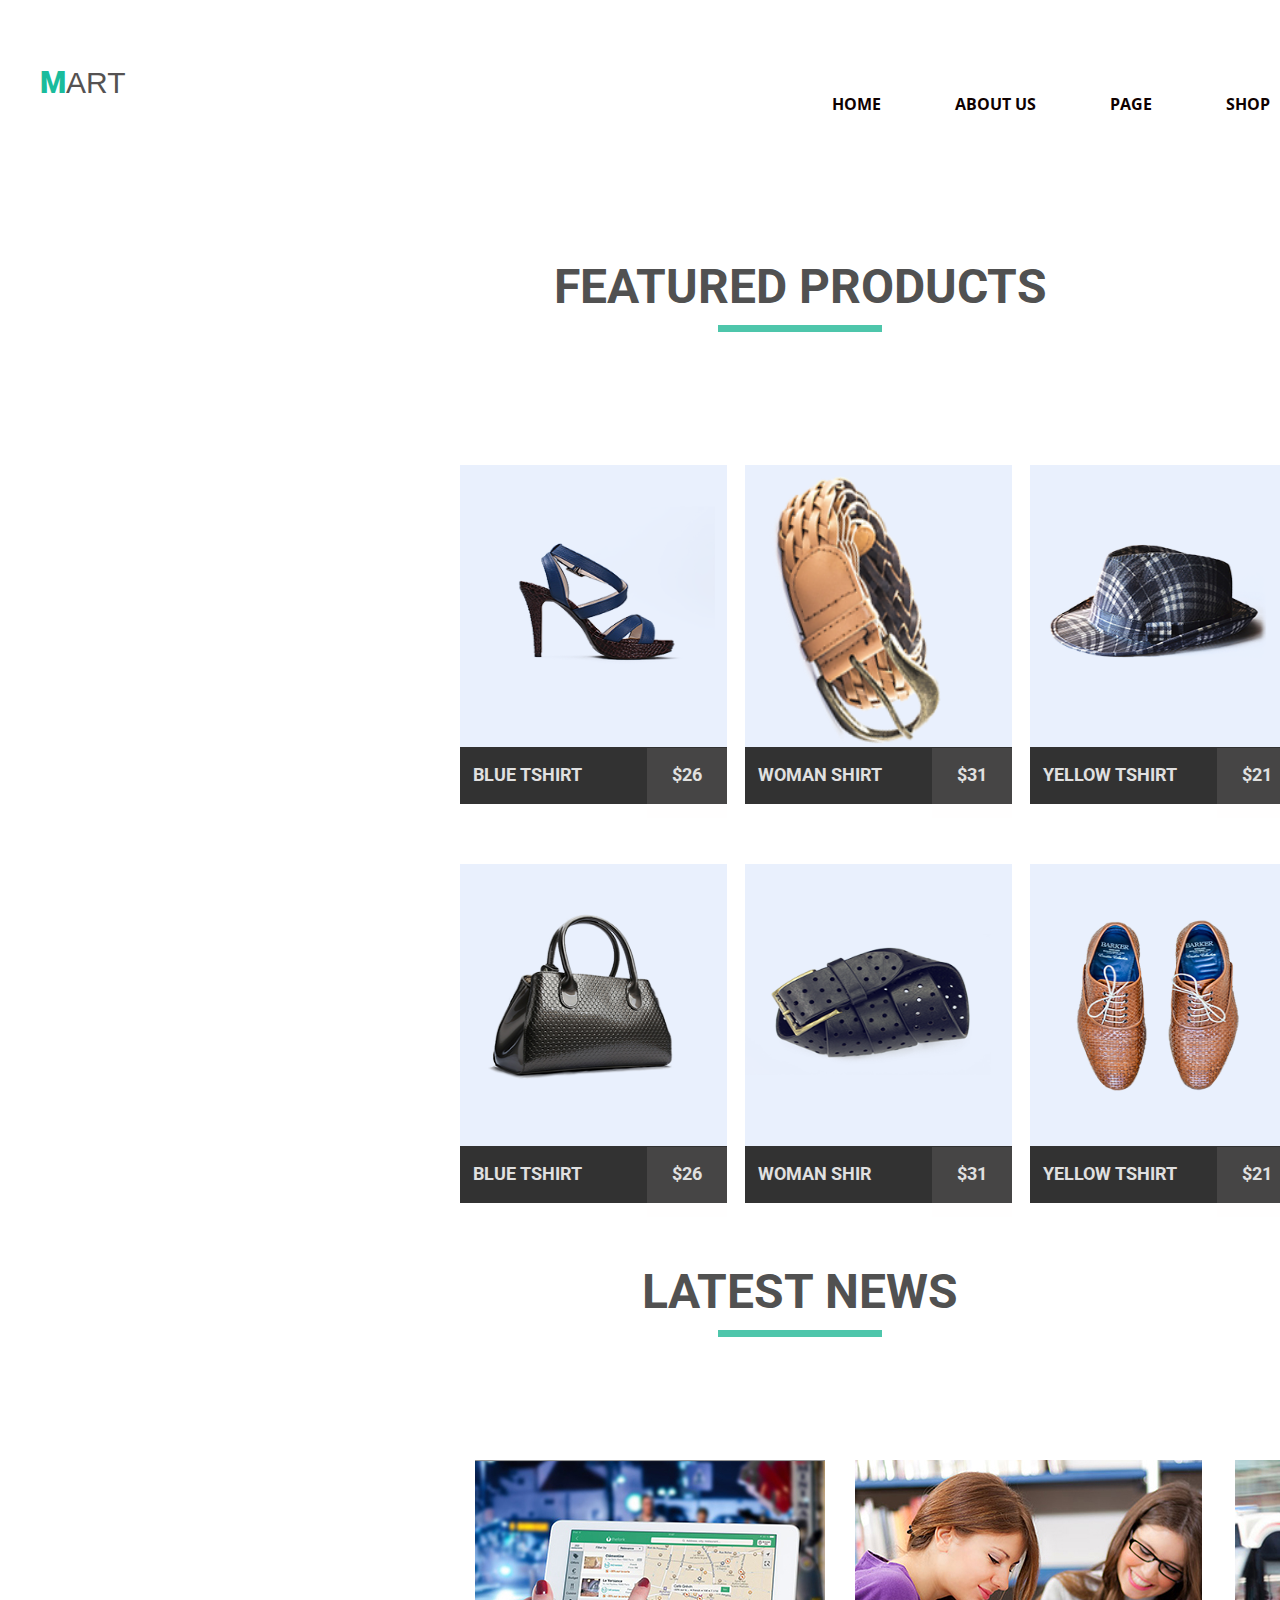
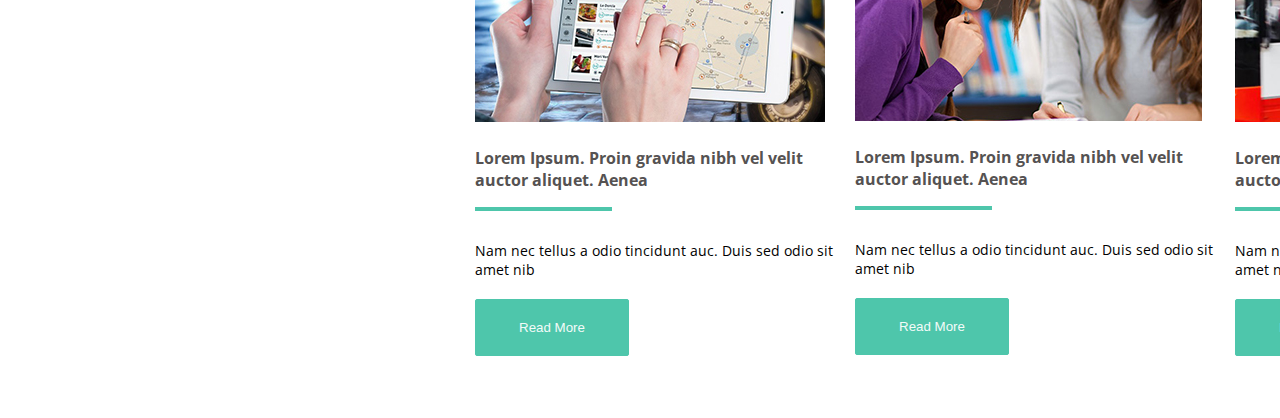
<file: module-4/index.html>
<!DOCTYPE html>
<html lang="en">
  <head>
    <meta charset="UTF-8" />
    <meta name="viewport" content="width=device-width, initial-scale=1.0" />
    <meta http-equiv="X-UA-Compatible" content="ie=edge" />
    <link href="https://fonts.googleapis.com/css?family=Roboto:300,400,900&display=swap" rel="stylesheet">
    <link
      href="https://fonts.googleapis.com/css?family=Open+Sans&display=swap"
      rel="stylesheet"
    />
    <link
      href="https://fonts.googleapis.com/css?family=Open+Sans&display=swap"
      rel="stylesheet"
    />
    <link rel="stylesheet" href="./assets/css/styles.css" />
    <title>homework4</title>
  </head>
  <body>
    <header class="hedader">
      <div class="logo clearfix">
        <h2 class="logo__text">mart</h2>
      </div>
      <nav class="clearfix">
        <ul class="item clearfix">
          <li class="item_navigation">
            <a href="#" class="item__link"> home</a>
          </li>
          <li class="item_navigation">
            <a href="#" class="item__link">about us</a>
          </li>
          <li class="item_navigation">
            <a href="#" class="item__link">page</a>
          </li>
          <li class="item_navigation">
            <a href="#" class="item__link">shop</a>
          </li>
          <li class="item_navigation">
            <a href="#" class="item__link">blog</a>
          </li>
          <li class="item_navigation">
            <a href="#" class="item__link">contact us</a>
          </li>
        </ul>
      </nav>
    </header>
    <section class="headline">
      <div class="headline__block clearfix">
        <h2 class="headline__title">
          featured products
        </h2>
      </div>
    </section>
    <section class="products clearfix">
      <div class="products__content clearfix">
        <div class="products__item clearfix">
          <img src="assets/img/product1.png" alt="" class="products__photo" />
          <h5 class="products__title">Blue Tshirt <span class="dollars">$26</span></h5>
        </div>
        <div class="products__item">
          <img src="assets/img/product2.png" alt="" class="products__photo" />
          <h5 class="products__title">woman shirt<span class="dollars">$31</span></h5>
        </div>
        <div class="products__item">
          <img src="assets/img/product3.png" alt="" class="products__photo" />
          <h5 class="products__title">yellow Tshirt<span class="dollars">$21</span></h5>
        </div>
        <div class="products__item">
          <img src="assets/img/product4.png" alt="" class="products__photo" />
          <h5 class="products__title">cool lingier<span class="dollars">$56</span></h5>
        </div>
      </div>
      <div class="products__content">
        <div class="products__item">
          <img src="assets/img/product5.png" alt="" class="products__photo" />
          <h5 class="products__title">blue Tshirt<span class="dollars">$26</span></h5>
        </div>
        <div class="products__item">
          <img src="assets/img/product6.png" alt="" class="products__photo" />
          <h5 class="products__title">woman shir<span class="dollars">$31</span></h5>
        </div>
        <div class="products__item">
          <img src="assets/img/product7.png" alt="" class="products__photo" />
          <h5 class="products__title">yellow Tshirt<span class="dollars">$21</span></h5>
        </div>
        <div class="products__item">
          <img src="assets/img/product8.png" alt="" class="products__photo" />
          <h5 class="products__title">cool lingier<span class="dollars">$56</span></h5>
        </div>
      </div>
    </section>
    <section class="headline_news">
      <div class="headline__block ">
        <h2 class="headline__title clearfix">
          latest news
        </h2>
      </div>
    </section>
    <section class="news">
      <div class="list__news clearfix">
        <div class="content__news">
          <img src="assets/img/news/new3.jpg" alt="" class="news__photo" />
          <h4 class="news__headline">
            Lorem Ipsum. Proin gravida nibh vel velit auctor aliquet. Aenea
          </h4>
          <h3 class="news__line"></h3>
          <p class="news__text">
            Nam nec tellus a odio tincidunt auc. Duis sed odio sit amet nib
          </p>
          <button class="news__button">Read More</button>
        </div>
      </div>
      <div class="list__news clearfix">
        <div class="content__news">
          <img src="assets/img/news/new2.jpg" alt="" class="news__photo" />
          <h4 class="news__headline">
            Lorem Ipsum. Proin gravida nibh vel velit auctor aliquet. Aenea
          </h4>
          <h3 class="news__line"></h3>
          <p class="news__text">
            Nam nec tellus a odio tincidunt auc. Duis sed odio sit amet nib
          </p>
          <button class="news__button">Read More</button>
        </div>
      </div>
      <div class="list__news clearfix">
        <div class="content__news">
          <img src="assets/img/news/new1.jpg" alt="" class="news__photo" />
          <h4 class="news__headline">
            Lorem Ipsum. Proin gravida nibh vel velit auctor aliquet. Aenea
          </h4>
          <p class="news__text">
            Nam nec tellus a odio tincidunt auc. Duis sed odio sit amet nib
          </p>
          
          <button class="news__button">Read More</button>
          
        </div>
      </div>
    </section>
  </body>
</html>
</file>
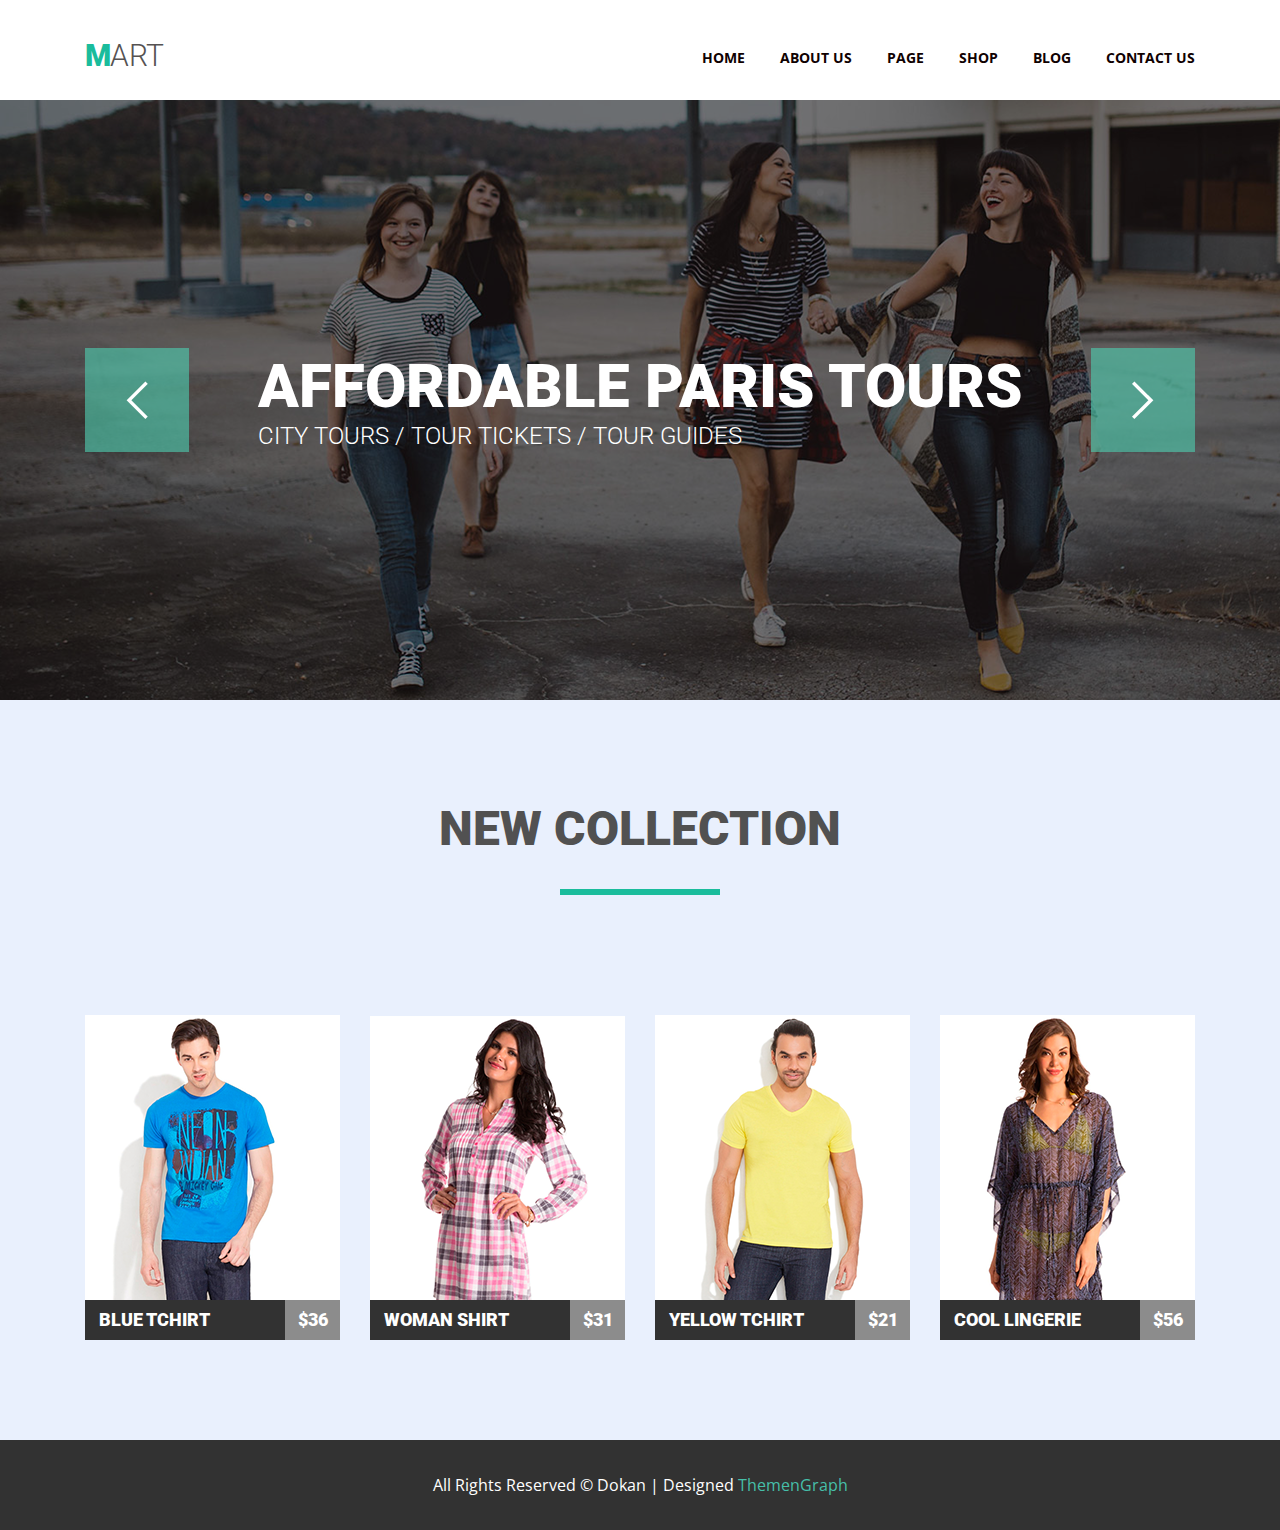
<file: module-5/index.html>
<!DOCTYPE html>
<html lang="en">
  <head>
    <meta charset="UTF-8" />
    <meta name="viewport" content="width=device-width, initial-scale=1.0" />
    <meta http-equiv="X-UA-Compatible" content="ie=edge" />
    <title>Homework-5</title>
    <link
      href="https://fonts.googleapis.com/css?family=Open+Sans:300,400,700,800|Playfair+Display:400,900|Roboto:300,400,900&display=swap"
      rel="stylesheet"
    />
    <link rel="stylesheet" href="./css/styles.css" />
  </head>
  <body>
    <header class="header clearfix">
      <h1><a href="#" class="logo">mart</a></h1>
      <nav class="nav">
        <ul class="nav-list clearfix">
          <li class="nav-item"><a href="#" class="nav-links">home</a></li>
          <li class="nav-item"><a href="#" class="nav-links">about us</a></li>
          <li class="nav-item"><a href="#" class="nav-links">page</a></li>
          <li class="nav-item"><a href="#" class="nav-links">shop</a></li>
          <li class="nav-item"><a href="#" class="nav-links">blog</a></li>
          <li class="nav-item">
            <a href="#" class="nav-links">contact us</a>
          </li>
        </ul>
      </nav>
    </header>
    <div class="slider">
      <ul class="slider-list">
        <li class="slider-item slider-first">
          <div class="slider-text">
            <p class="slider-text1">affordable paris tours</p>
            <p class="slider-text2">city tours / tour tickets / tour guides</p>
          </div>
        </li>
      </ul>
      <div class="ctrl">
        <button class="slider-ctrl ctrl-left"></button>
        <button class="slider-ctrl ctrl-right"></button>
      </div>
    </div>

    <main>
      <section class="collection">
        <div class="wraper">
          <h2 class="products-title">new collection</h2>
          <ul class="products-list clearfix">
            <li class="products-item">
              <div class="products-item-img">
                <img
                  class="products-img"
                  src="./img/img1.png"
                  width="255"
                  height="285"
                  alt="blue tchirt"
                />
                <div class="product-item-mask">
                  <ul class="mask-icons-list clearfix">
                    <li class="mask-icons-item">
                      <button class="icon icon-first"></button>
                    </li>
                    <li class="mask-icons-item">
                      <button class="icon icon-second"></button>
                    </li>
                    <li class="mask-icons-item">
                      <button class="icon icon-third"></button>
                    </li>
                    <li class="mask-icons-item">
                      <button class="icon icon-fourth">
                        <span>add to card</span>
                      </button>
                    </li>
                  </ul>
                </div>
              </div>
              <a href="#" class="products-item-links">
                <p class="product-name">blue tchirt</p>
                <p class="product-cost">36</p>
              </a>
            </li>
            <li class="products-item">
              <div class="products-item-img">
                <img
                  class="products-img"
                  src="./img/img2.png"
                  width="255"
                  height="285"
                  alt="woman shirt"
                />
                <div class="product-item-mask">
                  <ul class="mask-icons-list clearfix">
                    <li class="mask-icons-item">
                      <button class="icon icon-first"></button>
                    </li>
                    <li class="mask-icons-item">
                      <button class="icon icon-second"></button>
                    </li>
                    <li class="mask-icons-item">
                      <button class="icon icon-third"></button>
                    </li>
                    <li class="mask-icons-item">
                      <button class="icon icon-fourth">
                        <span>add to card</span>
                      </button>
                    </li>
                  </ul>
                </div>
              </div>
              <a href="#" class="products-item-links">
                <p class="product-name">woman shirt</p>
                <p class="product-cost">31</p>
              </a>
            </li>
            <li class="products-item">
              <div class="products-item-img">
                <img
                  class="products-img"
                  src="./img/img3.png"
                  width="255"
                  height="285"
                  alt="yellow tchirt"
                />
                <div class="product-item-mask">
                  <ul class="mask-icons-list clearfix">
                    <li class="mask-icons-item">
                      <button class="icon icon-first"></button>
                    </li>
                    <li class="mask-icons-item">
                      <button class="icon icon-second"></button>
                    </li>
                    <li class="mask-icons-item">
                      <button class="icon icon-third"></button>
                    </li>
                    <li class="mask-icons-item">
                      <button class="icon icon-fourth">
                        <span>add to card</span>
                      </button>
                    </li>
                  </ul>
                </div>
              </div>
              <a href="#" class="products-item-links">
                <p class="product-name">yellow tchirt</p>
                <p class="product-cost">21</p>
              </a>
            </li>
            <li class="products-item">
              <div class="products-item-img">
                <img
                  class="products-img"
                  src="./img/img4.png"
                  width="255"
                  height="285"
                  alt="cool lingerie"
                />
                <div class="product-item-mask">
                  <ul class="mask-icons-list clearfix">
                    <li class="mask-icons-item">
                      <button class="icon icon-first"></button>
                    </li>
                    <li class="mask-icons-item">
                      <button class="icon icon-second"></button>
                    </li>
                    <li class="mask-icons-item">
                      <button class="icon icon-third"></button>
                    </li>
                    <li class="mask-icons-item">
                      <button class="icon icon-fourth">
                        <span>add to card</span>
                      </button>
                    </li>
                  </ul>
                </div>
              </div>
              <a href="#" class="products-item-links">
                <p class="product-name">cool lingerie</p>
                <p class="product-cost">56</p>
              </a>
            </li>
          </ul>
        </div>
      </section>
    </main>
    <footer>
      <div class="footer-cont">
        <address class="footer-text">
          All Rights Reserved © Dokan | Designed
          <a href="#" class="footer-author-link">ThemenGraph</a>
        </address>
      </div>
    </footer>
  </body>
</html>
</file>
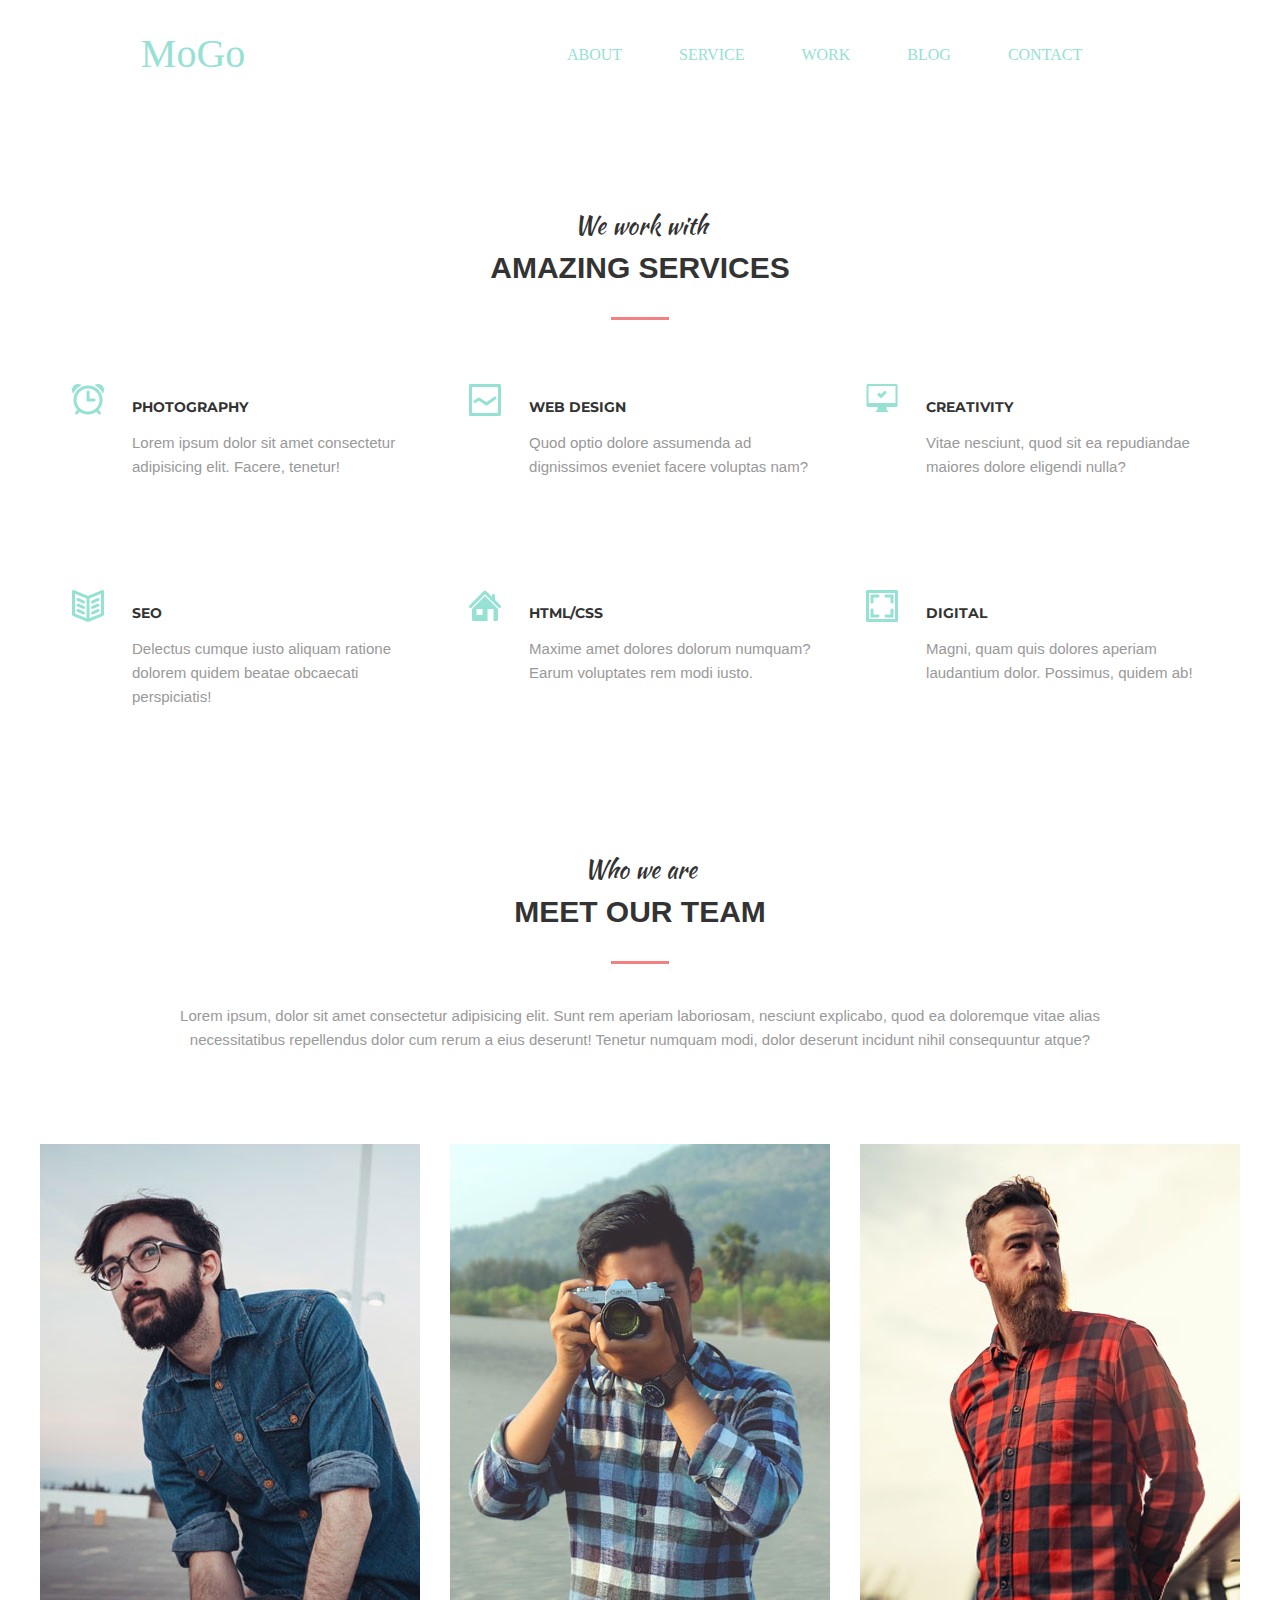
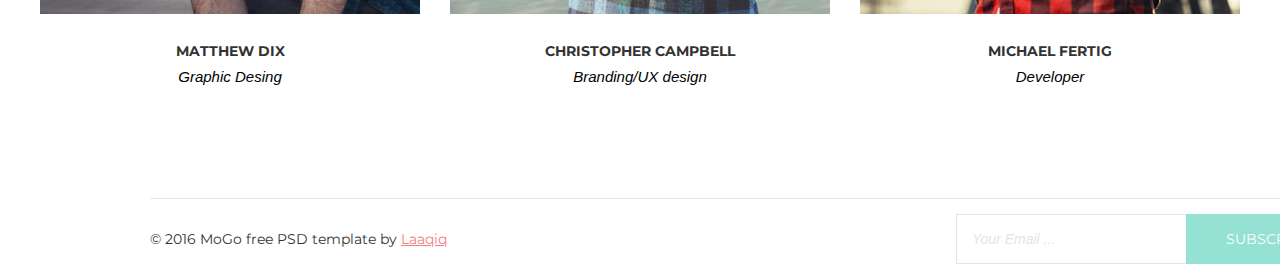
<file: module-6/index.html>
<!DOCTYPE html>
<html lang="en">
  <head>
    <meta charset="UTF-8" />
    <meta name="viewport" content="width=device-width, initial-scale=1.0" />
    <meta http-equiv="X-UA-Compatible" content="ie=edge" />
    <link
      href="https://fonts.googleapis.com/css?family=Montserrat:400,700,900&display=swap"
      rel="stylesheet"
    />
    <link
      href="https://fonts.googleapis.com/css?family=Kaushan+Script&display=swap"
      rel="stylesheet"
    />
    <link rel="stylesheet" href="./css/styles.css" />
    <title>Homework6</title>
  </head>
  <body>
    <header class="menu">
      <div class="menu__logo">
        MoGo
      </div>
      <nav class="menu__navigation">
        <ul class="menu__navigation__link">
          <li class="menu__link ">
            <a href="#" class="menu__link__line">About</a>
            <div class="menu__line"></div>
          </li>
          <li class="menu__link ">
            <a href="#" class="menu__link__line">Service</a>
            <div class="menu__line"></div>
          </li>
          <li class="menu__link">
            <a href="#" class="menu__link__line">Work</a>
            <div class="menu__line"></div>
          </li>
          <li class="menu__link">
            <a href="#" class="menu__link__line">Blog</a>
            <div class="menu__line"></div>
          </li>
          <li class="menu__link">
            <a href="#" class="menu__link__line">Contact</a>
            <div class="menu__line"></div>
          </li>
        </ul>
      </nav>
    </header>
    <main class="page-content">
      <section class="main-section">
        <h2 class="section-title">
          <span class="section-title-prefix">we work with</span>
          <span class="section-title-body">amazing services</span>
        </h2>
        <div class="services">
          <div class="service-wrapper">
            <i class="service-img bg-photography"></i>
            <div class="service">
              <h3 class="service-title">photography</h3>
              <p class="text">
                Lorem ipsum dolor sit amet consectetur adipisicing elit. Facere,
                tenetur!
              </p>
            </div>
          </div>
          <div class="service-wrapper">
            <i class="service-img bg-webdesign"></i>
            <div class="service">
              <h3 class="service-title">web design</h3>
              <p class="text">
                Quod optio dolore assumenda ad dignissimos eveniet facere
                voluptas nam?
              </p>
            </div>
          </div>
          <div class="service-wrapper">
            <i class="service-img bg-creativity"></i>
            <div class="service">
              <h3 class="service-title">creativity</h3>
              <p class="text">
                Vitae nesciunt, quod sit ea repudiandae maiores dolore eligendi
                nulla?
              </p>
            </div>
          </div>
          <div class="service-wrapper">
            <i class="service-img bg-seo"></i>
            <div class="service">
              <h3 class="service-title">seo</h3>
              <p class="text">
                Delectus cumque iusto aliquam ratione dolorem quidem beatae
                obcaecati perspiciatis!
              </p>
            </div>
          </div>
          <div class="service-wrapper">
            <i class="service-img bg-htmlcss"></i>
            <div class="service">
              <h3 class="service-title">html/css</h3>
              <p class="text">
                Maxime amet dolores dolorum numquam? Earum voluptates rem modi
                iusto.
              </p>
            </div>
          </div>
          <div class="service-wrapper">
            <i class="service-img bg-digital"></i>
            <article class="service">
              <h3 class="service-title">digital</h3>
              <p class="text">
                Magni, quam quis dolores aperiam laudantium dolor. Possimus,
                quidem ab!
              </p>
            </article>
          </div>
        </div>
      </section>
      <section class="main-section">
        <h2 class="section-title">
          <span class="section-title-prefix">who we are</span>
          <span class="section-title-body">meet our team</span>
        </h2>
        <section class="team">
          <h3 class="text team-credo">
            Lorem ipsum, dolor sit amet consectetur adipisicing elit. Sunt rem
            aperiam laboriosam, nesciunt explicabo, quod ea doloremque vitae
            alias necessitatibus repellendus dolor cum rerum a eius deserunt!
            Tenetur numquam modi, dolor deserunt incidunt nihil consequuntur
            atque?
          </h3>
          <div class="team-gallery">
            <div class="team-gallery-item">
              <div class="team-member-wrapper">
                <div class="team-member">
                  <img
                    class="team-member-img"
                    src="img/dix.jpg"
                    alt="team-member"
                  />
                  <div class="team-member-socials">
                    <a href="#" class="team-member-social bg-facebook"></a>
                    <a href="#" class="team-member-social bg-twitter"></a>
                    <a href="#" class="team-member-social bg-pinterest"></a>
                    <a href="#" class="team-member-social bg-instagram"></a>
                  </div>
                </div>
              </div>
              <h4 class="team-member-title">
                <span class="team-member-name">Matthew Dix</span>
                <span class="team-member-activity">Graphic Desing</span>
              </h4>
            </div>
            <div class="team-gallery-item">
              <div class="team-member-wrapper">
                <div class="team-member">
                  <img
                    class="team-member-img"
                    src="img/campbell.jpg"
                    alt="team-member"
                  />
                  <div class="team-member-socials">
                    <a href="#" class="team-member-social bg-facebook"></a>
                    <a href="#" class="team-member-social bg-twitter"></a>
                    <a href="#" class="team-member-social bg-pinterest"></a>
                    <a href="#" class="team-member-social bg-instagram"></a>
                  </div>
                </div>
              </div>
              <h4 class="team-member-title">
                <span class="team-member-name">Christopher Campbell</span>
                <span class="team-member-activity">Branding/UX design</span>
              </h4>
            </div>
            <div class="team-gallery-item">
              <div class="team-member-wrapper">
                <div class="team-member">
                  <img
                    class="team-member-img"
                    src="img/fertig.jpg"
                    alt="team-member"
                  />
                  <div class="team-member-socials">
                    <a href="#" class="team-member-social bg-facebook"></a>
                    <a href="#" class="team-member-social bg-twitter"></a>
                    <a href="#" class="team-member-social bg-pinterest"></a>
                    <a href="#" class="team-member-social bg-instagram"></a>
                  </div>
                </div>
              </div>
              <h4 class="team-member-title">
                <span class="team-member-name">Michael Fertig</span>
                <span class="team-member-activity">Developer</span>
              </h4>
            </div>
          </div>
        </section>
      </section>
		</main>
    <footer>
      <p>&copy; 2016 MoGo free PSD template by <a href="#">Laaqiq</a></p>
      <form class="subscribe">
        <input type="email" placeholder="Your Email ..." >
        <button class="subscribe_button" type="submit">Subscribe</button>
      </form>
      </footer>
    
  </body>
</html>
</file>
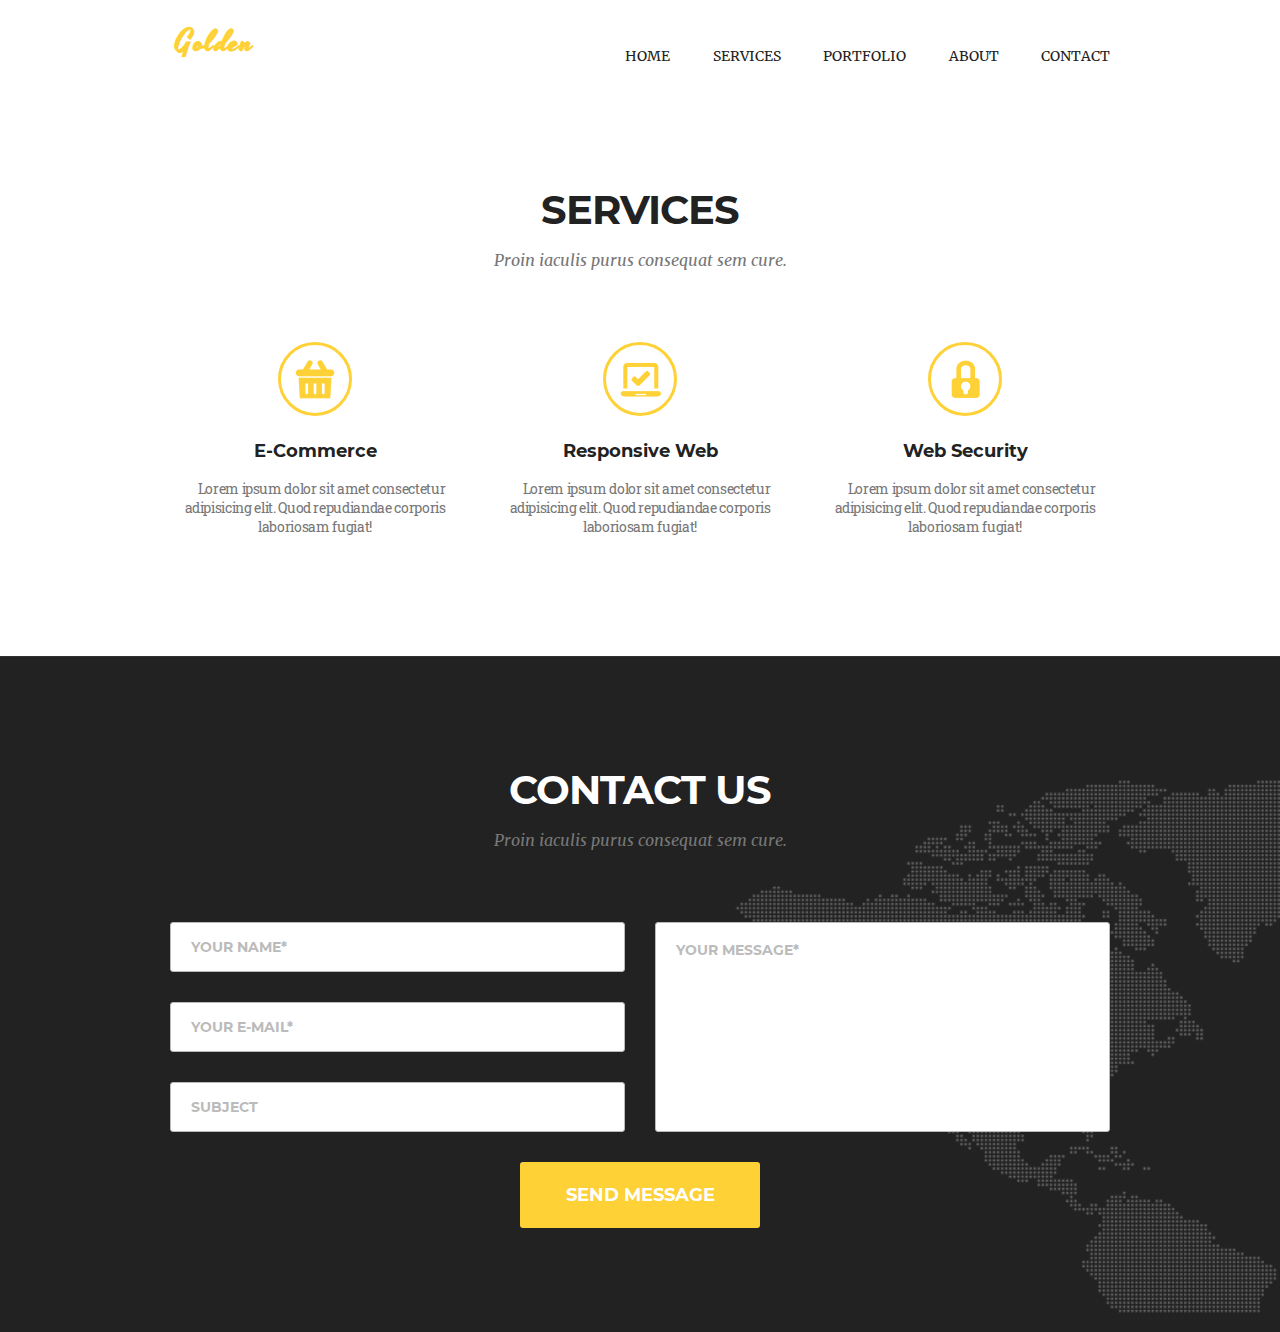
<file: module-7/index.html>
<!DOCTYPE html>
<html lang="en">
  <head>
    <meta charset="UTF-8" />
    <meta name="viewport" content="width=device-width, initial-scale=1.0" />
    <meta http-equiv="X-UA-Compatible" content="ie=edge" />
    <title>Homework-7</title>
   
    <link rel="stylesheet" href="./css/styles.css" />
    <link rel="stylesheet" href="css/fonts.css" />
    <link rel="stylesheet" href="./css/root.css" />
  </head>
  <body>
    <header class="header">
      <h1><a href="#">golden</a></h1>
      <nav>
        <ul class="nav-list">
          <li class="list-item"><a href="#" class="nav-item-link">home</a></li>
          <li class="list-item">
            <a href="#" class="nav-item-link">services</a>
          </li>
          <li class="list-item">
            <a href="#" class="nav-item-link">portfolio</a>
          </li>
          <li class="list-item"><a href="#" class="nav-item-link">about</a></li>
          <li class="list-item">
            <a href="#" class="nav-item-link">contact</a>
          </li>
        </ul>
      </nav>
    </header>
    <main>
      <section class="services">
        <h2 class="title">services</h2>
        <p class="title-text">Proin iaculis purus consequat sem cure.</p>
        <ul class="service-list">
          <li class="service-item first-icon">
            <h3 class="service-item-title">E-Commerce</h3>
            <p class="service-item-text">
              Lorem ipsum dolor sit amet consectetur adipisicing elit. Quod
              repudiandae corporis laboriosam fugiat!
            </p>
          </li>
          <li class="service-item second-icon">
            <h3 class="service-item-title">Responsive Web</h3>
            <p class="service-item-text">
              Lorem ipsum dolor sit amet consectetur adipisicing elit. Quod
              repudiandae corporis laboriosam fugiat!
            </p>
          </li>
          <li class="service-item third-icon">
            <h3 class="service-item-title">Web Security</h3>
            <p class="service-item-text">
              Lorem ipsum dolor sit amet consectetur adipisicing elit. Quod
              repudiandae corporis laboriosam fugiat!
            </p>
          </li>
        </ul>
      </section>

      <section class="section-form">
        <div class="wraper-form">
          <h2 class="title form-title">contact us</h2>
          <p class="title-text">Proin iaculis purus consequat sem cure.</p>
          <form action="#" class="form">
            <ul>
              <li class="form-item">
                <input
                  type="text"
                  name="name"
                  placeholder="your name*"
                  required
                  minlength="3"
                />
              </li>
              <li class="form-item">
                <input
                  type="email"
                  name="email"
                  placeholder="your e-mail*"
                  required
                />
              </li>
              <li class="form-item">
                <input type="text" name="subject" placeholder="subject" />
              </li>
            </ul>
            <textarea
              name="message"
              cols="30"
              rows="10"
              placeholder="your message*"
              required
              minlength="5"
            ></textarea>
            <button>send message</button>
          </form>
        </div>
      </section>
    </main>
  </body>
</html>
</file>
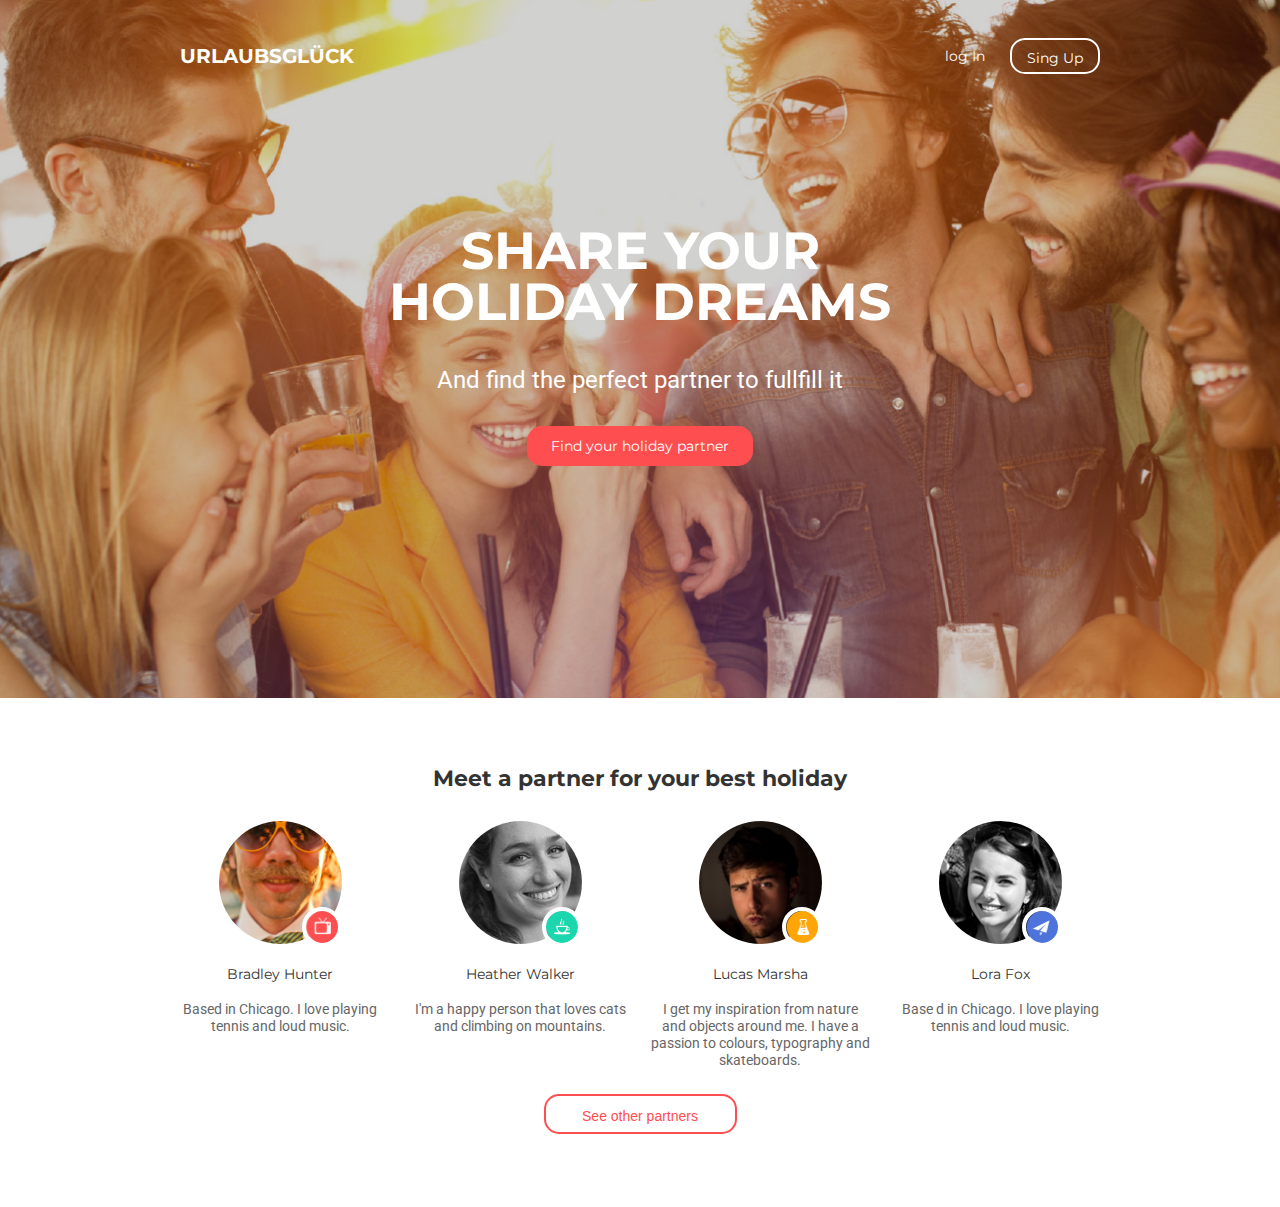
<file: module-8/index.html>
<!DOCTYPE html>
<html lang="en">
  <head>
    <meta charset="UTF-8" />
    <meta name="viewport" content="width=device-width, initial-scale=1.0" />
    <meta http-equiv="X-UA-Compatible" content="ie=edge" />
    <link
      href="https://fonts.googleapis.com/css?family=Montserrat:400,700|Roboto:300,400&display=swap"
      rel="stylesheet"
    />
    <link rel="stylesheet" href="./css/styles.css" />

    <title>Document</title>
  </head>
  <body>
    <div class="wrapper">
      <div class="masthed">
        <div class="masthead-wrapper">
          <header class="masthead-header">
            <ul class="reg-list">
              <li class="reg-list-item">
                <a href="#" class="reg-list-item-link">log In</a>
              </li>
              <li class="reg-list-item">
                <a href="#" class="reg-list-item-link">Sing Up</a>
              </li>
            </ul>
            <h1><a href="#" class="logo">urlaubsglÜck</a></h1>
          </header>

          <h2 class="masthead-title">
            <span>Share your </span><span>holiday dreams</span>
          </h2>
          <p class="masthead-text">
            And find the perfect partner to fullfill it
          </p>
          <a href="#" class="masthead-link">Find your holiday partner</a>
        </div>
      </div>

      <main>
        <section class="partner">
          <h2 class="partner-title">Meet a partner for your best holiday</h2>
          <ul class="partner-list">
            <li class="partner-item">
              <a href="#" class="partnet-item-link">
                <figure class="partner-card">
                  <div class="photo-wraper icon-tv">
                    <img
                      class="photo"
                      src="./img/Bradley_Hunter.png"
                      alt="photo Bradley Hunter"
                      width="123"
                      height="123"
                    />
                  </div>
                  <figcaption class="photo-text">
                    <p class="photo-name">Bradley Hunter</p>
                    <p class="photo-description">
                      Based in Chicago. I love playing tennis and loud music.
                    </p>
                  </figcaption>
                </figure>
              </a>
            </li>
            <li class="partner-item">
              <a href="#" class="partnet-item-link"
                ><figure class="partner-card">
                  <div class="photo-wraper icon-cup">
                    <img
                      class="photo"
                      src="./img/Heather_Walker.png"
                      alt="photo Heather Walker"
                      width="123"
                      height="123"
                    />
                  </div>
                  <figcaption>
                    <p class="photo-name">Heather Walker</p>
                    <p class="photo-description">
                      I'm a happy person that loves cats and climbing on
                      mountains.
                    </p>
                  </figcaption>
                </figure></a
              >
            </li>
            <li class="partner-item">
              <a href="#" class="partnet-item-link"
                ><figure class="partner-card">
                  <div class="photo-wraper icon-flask">
                    <img
                      class="photo"
                      src="./img/Lucas_Marsha.png"
                      alt="photo Lucas Marsha"
                      width="123"
                      height="123"
                    />
                  </div>
                  <figcaption>
                    <p class="photo-name">Lucas Marsha</p>
                    <p class="photo-description">
                      I get my inspiration from nature and objects around me. I
                      have a passion to colours, typography and skateboards.
                    </p>
                  </figcaption>
                </figure></a
              >
            </li>
            <li class="partner-item">
              <a href="#" class="partnet-item-link"
                ><figure class="partner-card">
                  <div class="photo-wraper icon-telegram">
                    <img
                      class="photo"
                      src="./img/Lora_Fox.png"
                      alt="photo Lora Fox"
                      width="123"
                      height="123"
                    />
                  </div>
                  <figcaption>
                    <p class="photo-name">Lora Fox</p>
                    <p class="photo-description">
                      Base d in Chicago. I love playing tennis and loud music.
                    </p>
                  </figcaption>
                </figure></a
              >
            </li>
          </ul>
          <button class="partner-link">See other partners</button>
        </section>
      </main>
    </div>
  </body>
</html>
</file>
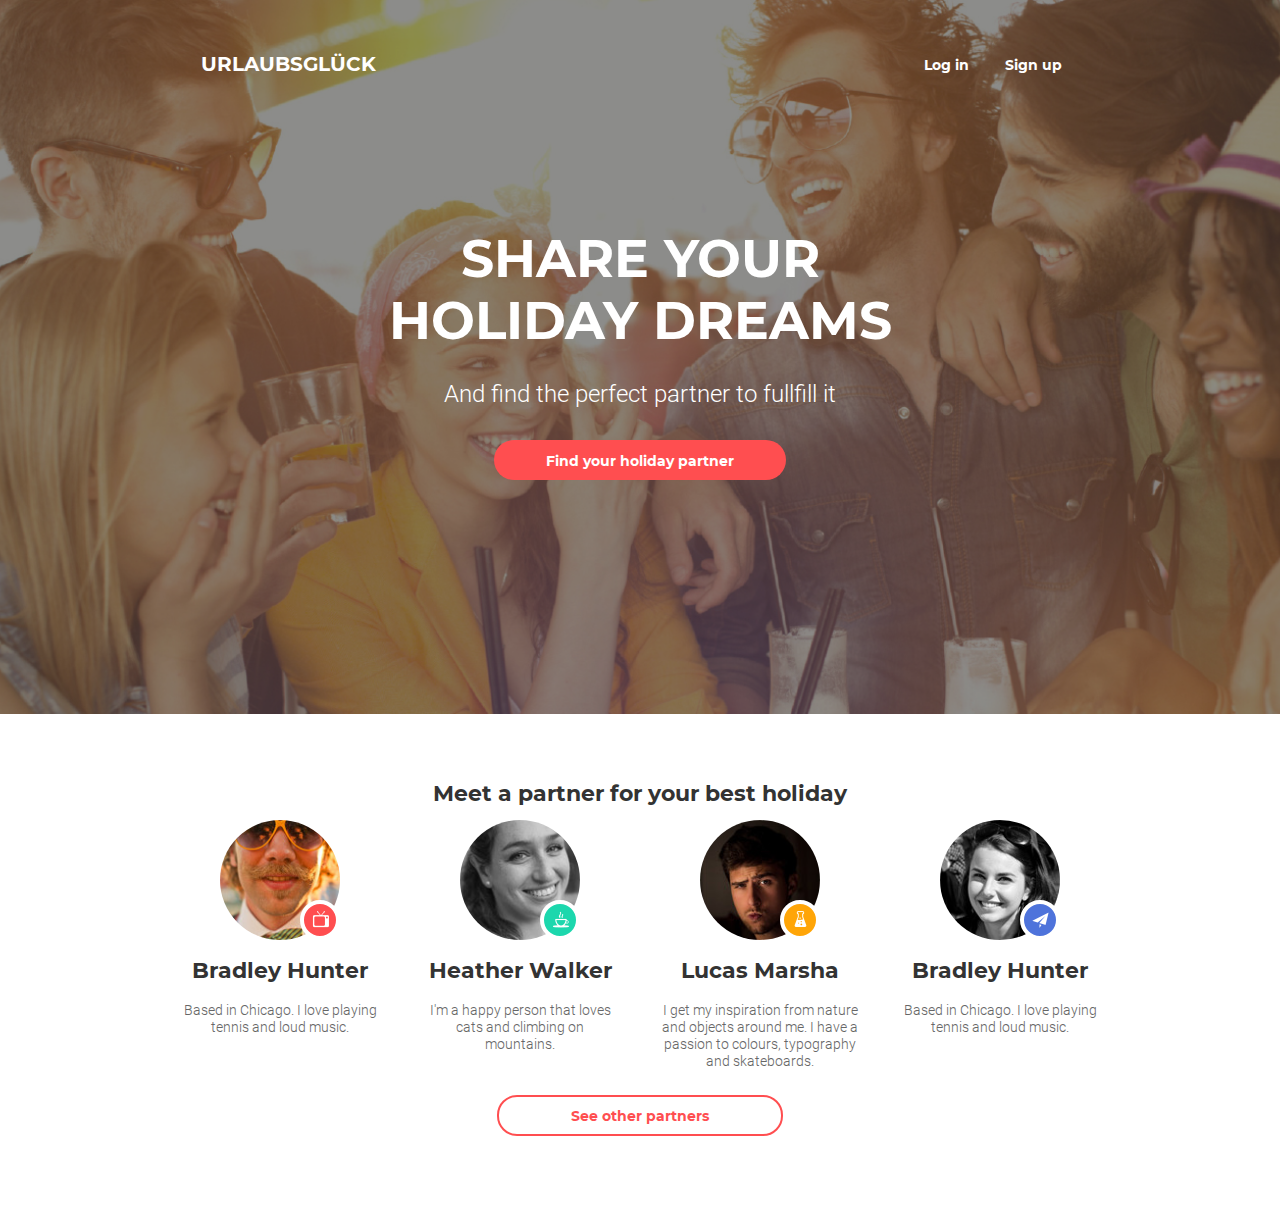
<file: module-9/index.html>
<!DOCTYPE html>
<html lang="en">
  <head>
    <meta charset="UTF-8" />
    <meta name="viewport" content="width=device-width, initial-scale=1.0" />
    <meta http-equiv="X-UA-Compatible" content="ie=edge" />
    <title>URLAUBSGLÜCK</title>
    <link rel="stylesheet" href="./css/normalize.css" />
    <link rel="stylesheet" href="./css/libs/bootstrap-grid.css" />
    <link rel="stylesheet" href="./css/style.css" />
    <link rel="stylesheet" href="./css/media.css" />
  </head>
  <body>
    <!-- promo-section -->
    <div class="promo-wrapper">
      <div class="promo-overlay">
        <section class="promo-section container">
          <div class="row">
            <div class="col-12">
              <header class="promo-section__header">
                <div
                  class="row align-items-center justify-content-between flex-md-row-reverse"
                >
                  <div class="col-12 col-md-4 col-lg-3">
                    <nav class="header-nav">
                      <ul class="header-nav__list">
                        <li class="nav-item">
                          <a href="#" class="header-nav__link">Log in</a>
                        </li>
                        <li class="nav-item">
                          <a href="#" class="header-nav__link">Sign up</a>
                        </li>
                      </ul>
                    </nav>
                  </div>
                  <div class="col-12 col-md-4 col-lg-3">
                    <a class="header-logo" href="index.html">urlaubsglück</a>
                  </div>
                </div>
              </header>
            </div>
          </div>
          <div class="row">
            <div class="col-12">
              <h1 class="promo-section__title">
                share your
                <span class="site-title__break">holiday dreams</span>
              </h1>
              <p class="promo-section__text">
                And find the perfect partner
                <span class="main-text__break">to fullfill it</span>
              </p>
              <button class="promo-section__btn" type="button">
                Find your holiday partner
              </button>
            </div>
          </div>
        </section>
      </div>
    </div>

    <!-- partners-section -->
    <main>
      <section class="partners container">
        <div class="row">
          <div class="col-12">
            <h2 class="partners-title">
              Meet a partner for your best holiday
            </h2>
          </div>
        </div>
        <div class="row">
          <div class="col-12">
            <ul
              class="partners-list row justify-content-md-between justify-content-lg-between"
            >
              <li
                class="partners-list__item list__item-tv col-12 col-md-6 col-lg-3"
              >
                <div class="list-item__wrapper icon-tv">
                  <img
                    class="partners-image"
                    src="./img/partners/bradleyhunter.jpg"
                    alt="Bradley Hunter"
                    width="122"
                    height="122"
                  />
                </div>
                <h3 class="list-item__title">Bradley Hunter</h3>
                <p class="list-item__description">
                  Based in Chicago. I love playing tennis and loud music.
                </p>
              </li>

              <li
                class="partners-list__item list__item-tv col-12 col-md-6 col-lg-3 order-md-3"
              >
                <div class="partners-list__item list__item-flask">
                  <div class="list-item__wrapper icon-flask">
                    <img
                      class="partners-image"
                      src="./img/partners/lucasmarsha.jpg"
                      alt="Lucas Marsha"
                      width="124"
                      height="124"
                    />
                  </div>
                  <h3 class="list-item__title">Lucas Marsha</h3>
                  <p class="list-item__description">
                    I get my inspiration from nature and objects around me. I
                    have a passion to colours, typography and skateboards.
                  </p>
                </div>
              </li>
              <li
                class="partners-list__item list__item-tv col-12 col-md-6 col-lg-3 order-md-2"
              >
                <div class="partners-list__item list__item-cup">
                  <div class="list-item__wrapper icon-cup">
                    <img
                      class="partners-image"
                      src="./img/partners/heatherwalker.jpg"
                      alt="Heather Walker"
                      width="123"
                      height="123"
                    />
                  </div>
                  <h3 class="list-item__title ">
                    Heather Walker
                  </h3>
                  <p class="list-item__description">
                    I'm a happy person that loves cats and climbing on
                    mountains.
                  </p>
                </div>
              </li>
              <li
                class="partners-list__item list__item-tv col-12 col-md-6 col-lg-3 order-md-4"
              >
                <div class="partners-list__item list__item-papperplane">
                  <div class="list-item__wrapper icon-papperplane">
                    <img
                      class="partners-image"
                      src="./img/partners/bradleywoman.jpg"
                      alt="Bradley Hunter"
                      width="126"
                      height="126"
                    />
                  </div>
                  <h3 class="list-item__title">Bradley Hunter</h3>
                  <p class="list-item__description">
                    Based in Chicago. I love playing tennis and loud music.
                  </p>
                </div>
              </li>
            </ul>
          </div>
        </div>
        <div class="row">
          <div class="col-12">
            <button class="partners-btn">See other partners</button>
          </div>
        </div>
      </section>
    </main>
  </body>
</html>
</file>
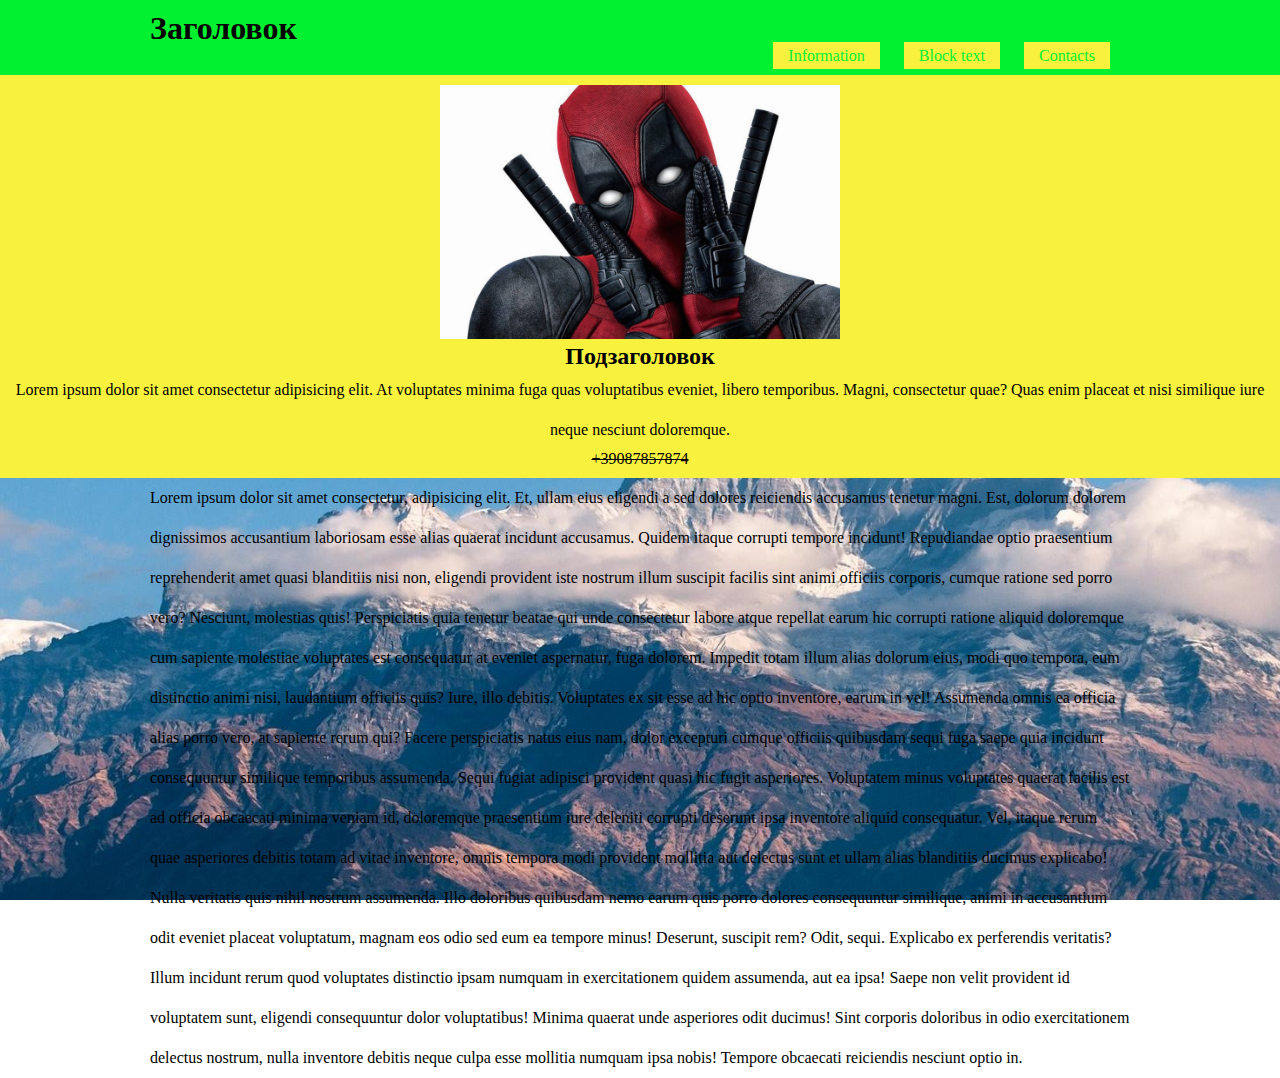
<file: classwork3/classwork/index.html>
<!DOCTYPE html>
<html lang="en">
  <head>
    <meta charset="UTF-8" />
    <meta name="viewport" content="width=device-width, initial-scale=1.0" />
    <meta http-equiv="X-UA-Compatible" content="ie=edge" />
    <title>Module3Classwork</title>
    <link rel="stylesheet" href="assets/css/index.css" />
  </head>
  <body>
    <header class="header">
      <div class="content">
        <h1>Заголовок</h1>
        <nav class="navigation">
          <ul class="menu">
            <li class="menu__item">
              <a href="" class="menu__link">Information</a>
            </li>
            <li class="menu__item">
              <a href="" class="menu__link">Block text </a>
            </li>
            <li class="menu__item">
              <a href="" class="menu__link">Contacts </a>
            </li>
          </ul>
        </nav>
      </div>
    </header>
    <section id="information" class="information-block">
      <img src="./assets/images/logo.jpg" alt="logo" class="logo">
      <h2 class="sub-title">Подзаголовок</h2>
      <p class="text">Lorem ipsum dolor sit amet consectetur adipisicing elit. At voluptates minima fuga quas voluptatibus eveniet, libero temporibus. Magni, consectetur quae? Quas enim placeat et nisi similique iure neque nesciunt doloremque.</p>
      <p class="number">+39087857874</p>
    </section>
    <section id="text" class="parallax">
      <p class="content text">
       Lorem ipsum dolor sit amet consectetur, adipisicing elit. Et, ullam eius eligendi a sed dolores reiciendis accusamus tenetur magni. Est, dolorum dolorem dignissimos accusantium laboriosam esse alias quaerat incidunt accusamus.
       Quidem itaque corrupti tempore incidunt! Repudiandae optio praesentium reprehenderit amet quasi blanditiis nisi non, eligendi provident iste nostrum illum suscipit facilis sint animi officiis corporis, cumque ratione sed porro vero?
       Nesciunt, molestias quis! Perspiciatis quia tenetur beatae qui unde consectetur labore atque repellat earum hic corrupti ratione aliquid doloremque cum sapiente molestiae voluptates est consequatur at eveniet aspernatur, fuga dolorem.
       Impedit totam illum alias dolorum eius, modi quo tempora, eum distinctio animi nisi, laudantium officiis quis? Iure, illo debitis. Voluptates ex sit esse ad hic optio inventore, earum in vel!
       Assumenda omnis ea officia alias porro vero, at sapiente rerum qui? Facere perspiciatis natus eius nam, dolor excepturi cumque officiis quibusdam sequi fuga saepe quia incidunt consequuntur similique temporibus assumenda.
       Sequi fugiat adipisci provident quasi hic fugit asperiores. Voluptatem minus voluptates quaerat facilis est ad officia obcaecati minima veniam id, doloremque praesentium iure deleniti corrupti deserunt ipsa inventore aliquid consequatur.
       Vel, itaque rerum quae asperiores debitis totam ad vitae inventore, omnis tempora modi provident mollitia aut delectus sunt et ullam alias blanditiis ducimus explicabo! Nulla veritatis quis nihil nostrum assumenda.
       Illo doloribus quibusdam nemo earum quis porro dolores consequuntur similique, animi in accusantium odit eveniet placeat voluptatum, magnam eos odio sed eum ea tempore minus! Deserunt, suscipit rem? Odit, sequi.
       Explicabo ex perferendis veritatis? Illum incidunt rerum quod voluptates distinctio ipsam numquam in exercitationem quidem assumenda, aut ea ipsa! Saepe non velit provident id voluptatem sunt, eligendi consequuntur dolor voluptatibus!
       Minima quaerat unde asperiores odit ducimus! Sint corporis doloribus in odio exercitationem delectus nostrum, nulla inventore debitis neque culpa esse mollitia numquam ipsa nobis! Tempore obcaecati reiciendis nesciunt optio in.
      </p>
    </section>
  </body>
</html>
</file>
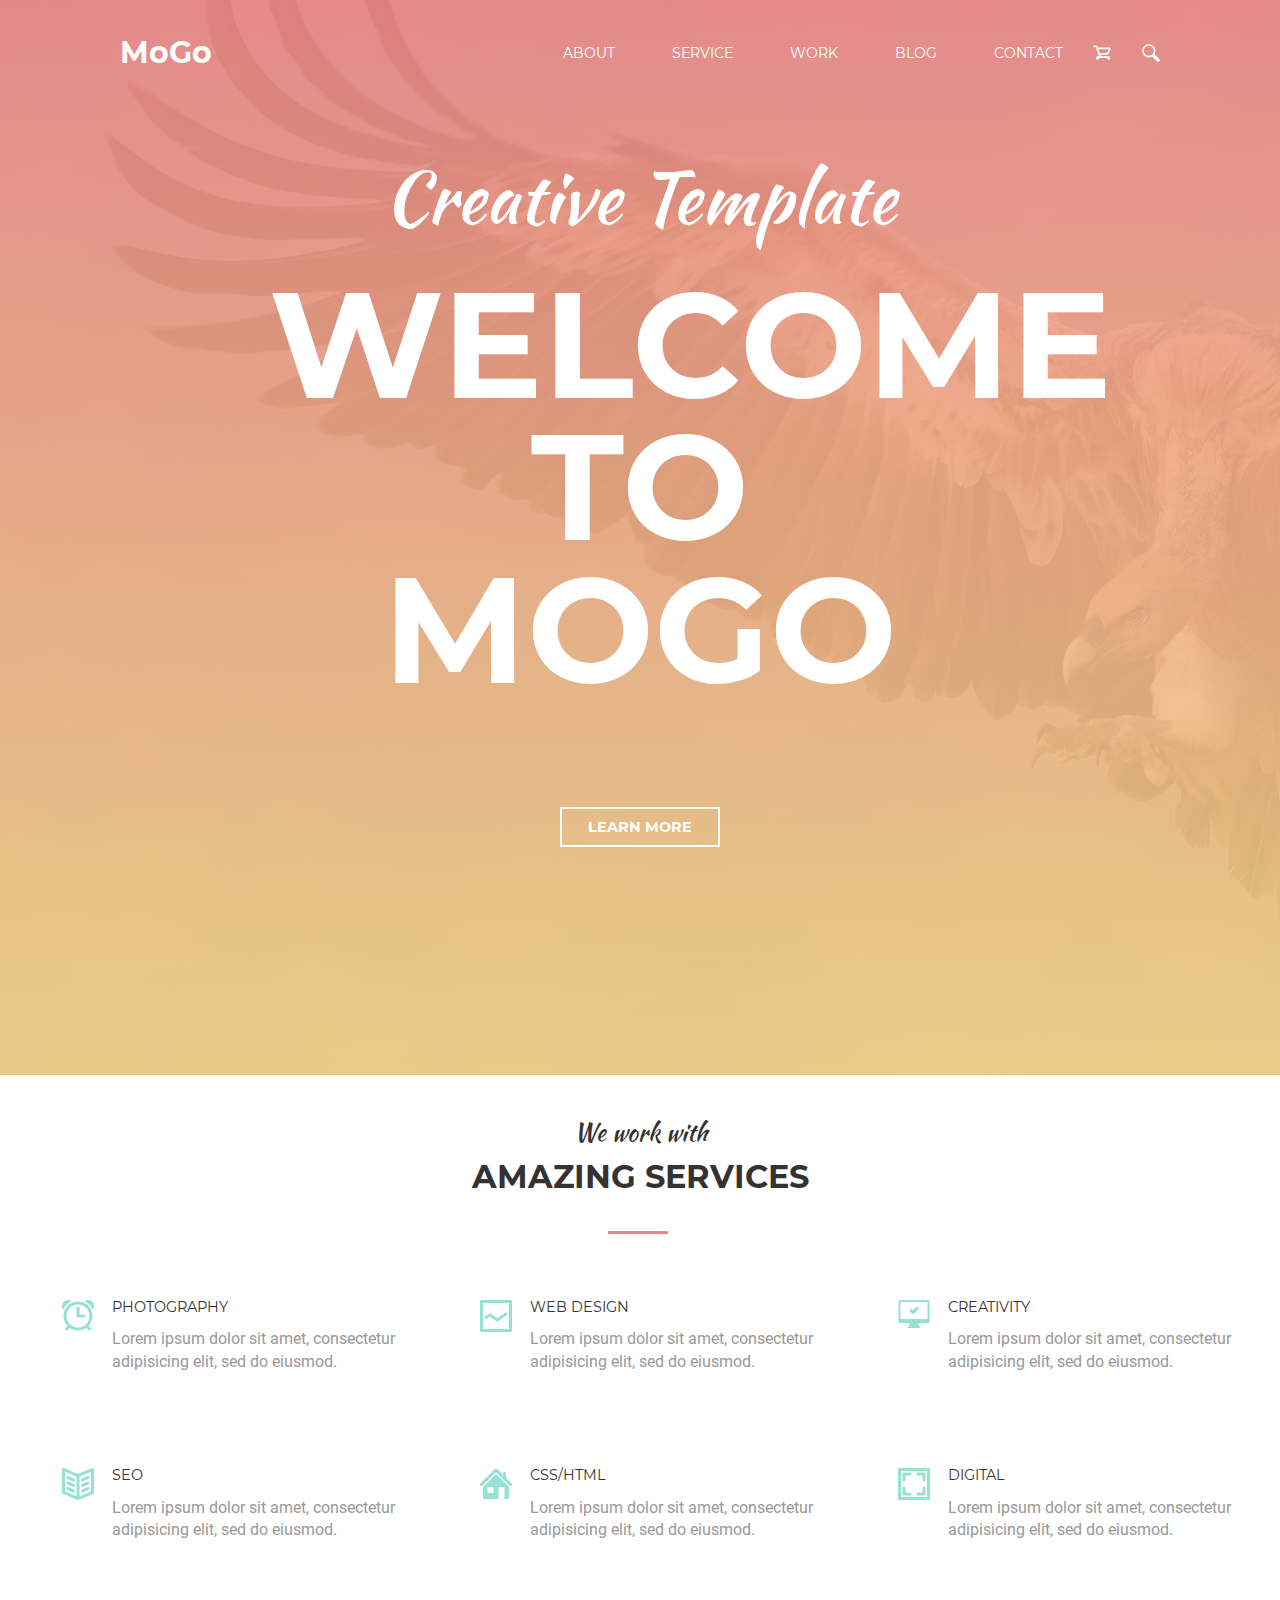
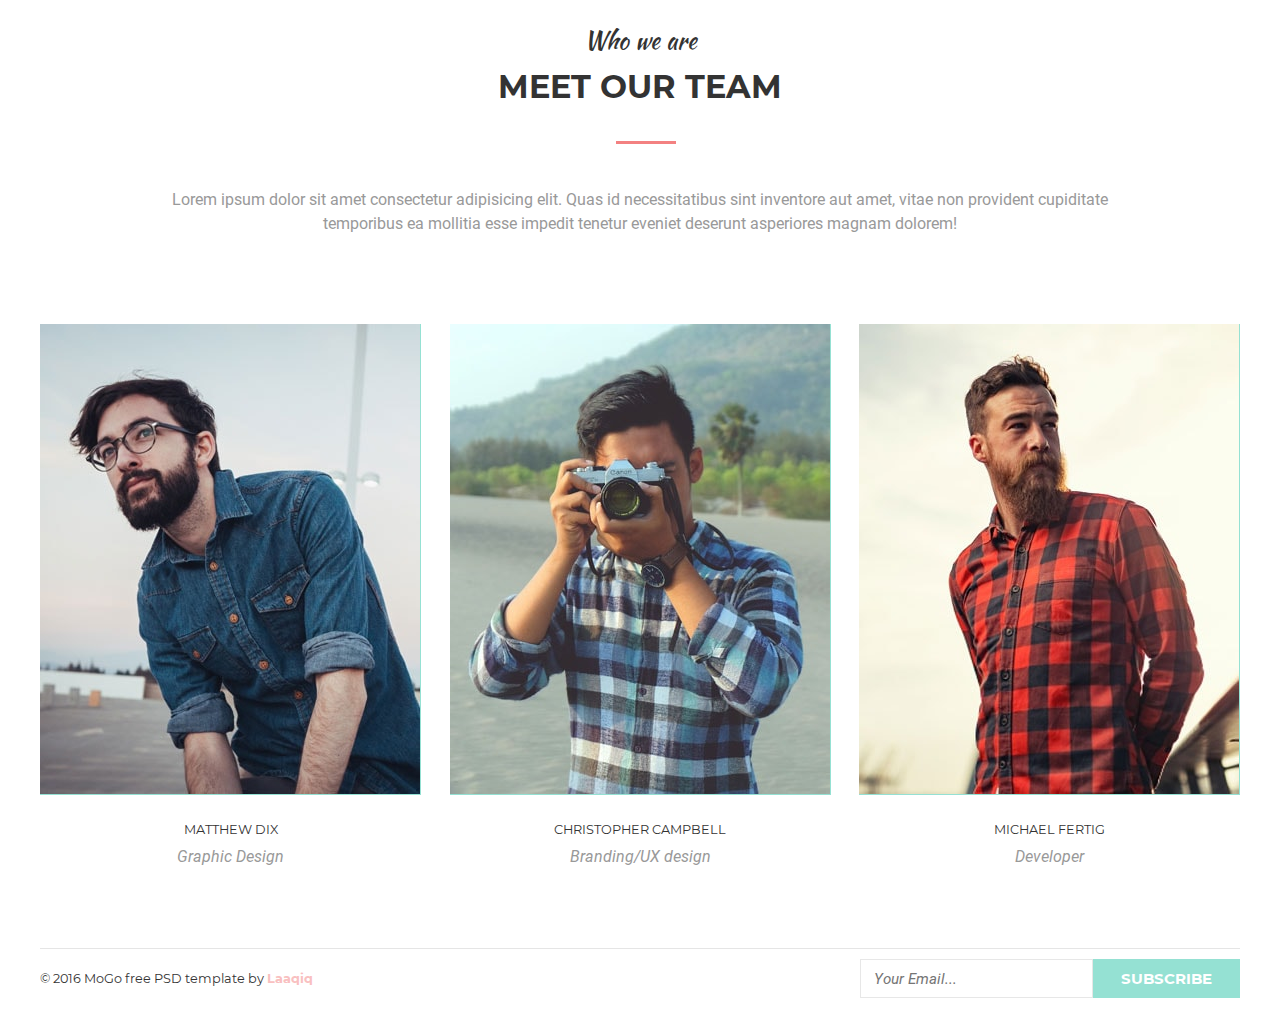
<file: module-11/build/index.html>
<!DOCTYPE html><html lang="en"><head><meta charset="UTF-8"><meta name="viewport" content="width=device-width,initial-scale=1"><meta http-equiv="X-UA-Compatible" content="ie=edge"><meta name="description" content=""><meta name="keywords" content=""><meta name="theme-color" content="#000000"><meta name="copyright" content="Author"><meta name="apple-mobile-web-app-capable" content="yes"><meta name="apple-mobile-web-app-status-bar-style" content="#000000"><meta name="apple-mobile-web-app-title" content="Application Name"><meta name="msapplication-TileImage" content="images/favicons/144x144.png"><meta name="msapplication-TileColor" content="#000000"><meta name="format-detection" content="telephone=no"><title>homework-11</title><link rel="stylesheet" href="css/styles.min.css"></head><body><header class="header"><nav class="header-nav nav_wrapper"><a href="#" class="nav-logo">MoGo</a><ul class="nav-menu"><li class="nav-menu_item"><a href="#" class="nav-menu_link">About</a></li><li class="nav-menu_item"><a href="#" class="nav-menu_link">Service</a></li><li class="nav-menu_item"><a href="#" class="nav-menu_link">Work</a></li><li class="nav-menu_item"><a href="#" class="nav-menu_link">Blog</a></li><li class="nav-menu_item"><a href="#" class="nav-menu_link">Contact</a></li></ul><svg class="header-nav_cart-icon" xmlns="http://www.w3.org/2000/svg" xmlns:xlink="http://www.w3.org/1999/xlink"><path d="M17.726,3.663 L17.727,3.663 L15.252,9.163 L15.252,9.163 C15.130,9.434 14.866,9.627 14.555,9.648 L14.555,9.648 L7.427,10.123 L7.839,11.299 L15.600,11.299 C16.511,11.299 17.250,12.038 17.250,12.950 C17.250,13.861 16.511,14.600 15.600,14.600 C14.689,14.600 13.950,13.861 13.950,12.950 L6.250,12.950 C6.250,13.861 5.511,14.600 4.600,14.600 C3.689,14.600 2.950,13.861 2.950,12.950 C2.950,12.038 3.689,11.299 4.600,11.299 L6.091,11.299 L2.915,2.225 L1.025,2.225 C0.569,2.225 0.200,1.855 0.200,1.400 C0.200,0.944 0.569,0.575 1.025,0.575 L3.500,0.575 C3.860,0.575 4.163,0.807 4.276,1.128 L4.279,1.127 L4.759,2.500 L16.975,2.500 C17.431,2.500 17.800,2.869 17.800,3.325 C17.800,3.445 17.773,3.559 17.726,3.663 ZM5.337,4.150 L6.862,8.507 L13.951,8.034 L15.699,4.150 L5.337,4.150 Z"/></svg> <svg class="header-nav_search-icon" xmlns="http://www.w3.org/2000/svg" xmlns:xlink="http://www.w3.org/1999/xlink"><path d="M17.317,14.983 C17.615,15.281 17.800,15.694 17.800,16.150 C17.800,17.061 17.061,17.800 16.150,17.800 C15.694,17.800 15.282,17.615 14.983,17.316 L14.983,17.316 L10.147,12.481 C9.165,13.061 8.023,13.400 6.800,13.400 C3.155,13.400 0.200,10.445 0.200,6.800 C0.200,3.155 3.155,0.200 6.800,0.200 C10.445,0.200 13.400,3.155 13.400,6.800 C13.400,8.023 13.061,9.165 12.481,10.147 L17.317,14.983 L17.317,14.983 ZM6.800,1.849 C4.066,1.849 1.850,4.066 1.850,6.800 C1.850,9.534 4.066,11.750 6.800,11.750 C9.534,11.750 11.750,9.534 11.750,6.800 C11.750,4.066 9.534,1.849 6.800,1.849 Z"/></svg></nav><div class="header-invitation"><p class="header-invitation_subtitle">Creative Template</p><h2 class="header-invitation_title">welcome to mogo</h2><button class="header-invitation_button">learn more</button></div></header><main class="main"><section class="main-services"><p class="main-services_subtitle">We work with</p><h2 class="main-services_title">Amazing services</h2><ul class="main-services_collection"><li class="services_collection_card"><h5 class="services_collection_card_title">photography</h5><p class="services_collection_card_descr">Lorem ipsum dolor sit amet, consectetur adipisicing elit, sed do eiusmod.</p></li><li class="services_collection_card"><h5 class="services_collection_card_title">web design</h5><p class="services_collection_card_descr">Lorem ipsum dolor sit amet, consectetur adipisicing elit, sed do eiusmod.</p></li><li class="services_collection_card"><h5 class="services_collection_card_title">creativity</h5><p class="services_collection_card_descr">Lorem ipsum dolor sit amet, consectetur adipisicing elit, sed do eiusmod.</p></li><li class="services_collection_card"><h5 class="services_collection_card_title">seo</h5><p class="services_collection_card_descr">Lorem ipsum dolor sit amet, consectetur adipisicing elit, sed do eiusmod.</p></li><li class="services_collection_card"><h5 class="services_collection_card_title">css/html</h5><p class="services_collection_card_descr">Lorem ipsum dolor sit amet, consectetur adipisicing elit, sed do eiusmod.</p></li><li class="services_collection_card"><h5 class="services_collection_card_title">digital</h5><p class="services_collection_card_descr">Lorem ipsum dolor sit amet, consectetur adipisicing elit, sed do eiusmod.</p></li></ul></section><section class="main-team"><p class="main-team_subtitle">Who we are</p><h2 class="main-team_title">meet our team</h2><p class="main-team_descr">Lorem ipsum dolor sit amet consectetur adipisicing elit. Quas id necessitatibus sint inventore aut amet, vitae non provident cupiditate temporibus ea mollitia esse impedit tenetur eveniet deserunt asperiores magnam dolorem!</p><ul class="main-team_collection"><li class="team_collection_card"><div class="team_collection_card_backgr-color"><div class="hover-container" id="first-hover_container"><div class="social-container"><button class="social-button"><svg class="icon icon-facebook" viewBox="0 0 35 35"><use xlink:href="img/sprite.svg#facebook"></use></svg></button> <button class="social-button"><svg class="icon icon-twitter" viewBox="0 0 35 35"><use xlink:href="img/sprite.svg#twitter"></use></svg></button> <button class="social-button"><svg class="icon icon-pinterest" viewBox="0 0 35 35"><use xlink:href="img/sprite.svg#pinterest"></use></svg></button> <button class="social-button"><svg class="icon icon-instagram" viewBox="0 0 35 35"><use xlink:href="img/sprite.svg#instagram"></use></svg></button></div></div></div><p class="team_collection_card_name">matthew dix</p><p class="team_collection_card_occupation">Graphic Design</p></li><li class="team_collection_card"><div class="team_collection_card_backgr-color"><div class="hover-container" id="second-hover_container"><div class="social-container"><button class="social-button"><svg class="icon icon-facebook" viewBox="0 0 35 35"><use xlink:href="img/sprite.svg#facebook"></use></svg></button> <button class="social-button"><svg class="icon icon-twitter" viewBox="0 0 35 35"><use xlink:href="img/sprite.svg#twitter"></use></svg></button> <button class="social-button"><svg class="icon icon-pinterest" viewBox="0 0 35 35"><use xlink:href="img/sprite.svg#pinterest"></use></svg></button> <button class="social-button"><svg class="icon icon-instagram" viewBox="0 0 35 35"><use xlink:href="img/sprite.svg#instagram"></use></svg></button></div></div></div><p class="team_collection_card_name">christopher campbell</p><p class="team_collection_card_occupation">Branding/UX design</p></li><li class="team_collection_card"><div class="team_collection_card_backgr-color"><div class="hover-container" id="third-hover_container"><div class="social-container"><button class="social-button"><svg class="icon icon-facebook" viewBox="0 0 35 35"><use xlink:href="img/sprite.svg#facebook"></use></svg></button> <button class="social-button"><svg class="icon icon-twitter" viewBox="0 0 35 35"><use xlink:href="img/sprite.svg#twitter"></use></svg></button> <button class="social-button"><svg class="icon icon-pinterest" viewBox="0 0 35 35"><use xlink:href="img/sprite.svg#pinterest"></use></svg></button> <button class="social-button"><svg class="icon icon-instagram" viewBox="0 0 35 35"><use xlink:href="img/sprite.svg#instagram"></use></svg></button></div></div></div><p class="team_collection_card_name">michael fertig</p><p class="team_collection_card_occupation">Developer</p></li></ul></section></main><footer class="footer"><p class="footer-text">&copy; 2016 MoGo free PSD template by <span class="footer-text_name">Laaqiq</span></p><form class="footer-form" action=""><input type="text" class="footer-form_email" placeholder="Your Email..."> <input class="footer-form_submit" type="submit" value="subscribe"></form></footer></body></html>
</file>
<file: classwork4/css/style.css>
body{
	background: #b8c9e7;
}
.header{

}
.logo{
	float: left;

}
.navigation{
float: left;
}
.menu,
.social-info{
	margin: 0;
list-style-type: none;
}
.menu__item{
float:left;
font-size: 18px;
font-weight: bold;
margin-right: 10px;
}
.menu__item:last-child{
	margin-right: 0;
}
.menu__item:hover{
	color: grey;
}
.social-info{
float: left;
}
.social-info__item{
float: left;
width: 25px;
height: 25px;
background-color: red;
margin-right: 15px;
}
.social-info__item:nth-child(odd){
	background-color: green;
}
.social__icon{

}
.user-info{
float: left;
}
.user-info__avatar{

}
.user-info__name{

}
.sub-info{
	float: right;
}
.clearfix::after{
content: "";
display: table;
	clear: both;
}
</file>
<file: classwork8/css/styles.css>
:root{
	--border-color: #e9e9e9;
}


.container{
min-width: 320px;
pad: 15px 10px;
}

.project-card{
border: 1px solid var(--border-color);
}
.project-image-wrapper{
border-bottom: 1px solid var(--border-color);
padding: 10px;
height: 290px;
}
.project-img{

height: auto;
}
.project-info-wrapper{

}
</file>
<file: module-10/css/style.css>
@import "./header/header-nav.css";
@import "./text_style/text_style.css";
@import "./main/services.css";
@import "./main/team.css";
@import "./footer/footer.css";

:root{
    --line-grad: linear-gradient(to top,rgb(242,213,135,0.9),
    rgb(239,139,138,0.9));
}
*{
    margin: 0;
}
.header{
    width: 100%;
    text-align: center;
    background-image:var(--line-grad), url('../img/Layer_15.jpg');
    background-size: cover;
    background-repeat: no-repeat;
    margin-bottom: 2.875rem;
}
.nav_wrapper{
    width: 65rem;
    margin: 0 auto;
}
.main{
    text-align: center;
    width: 76rem;
    margin: 0 auto;
    padding-bottom: 4.9375rem;
}  
footer{
    display: -webkit-box;
    display: -ms-flexbox;
    display: flex;
    -webkit-box-align: center;
        -ms-flex-align: center;
            align-items: center;
    border-top: 1px solid #e5e5e5;
    width: 75rem;
    margin: 0 auto;
    height: 3.75rem;
}     
@media (-webkit-min-device-pixel-ratio: 2), (-o-min-device-pixel-ratio: 2/1), 
(min-resolution: 192dpi){
    .header{
        background-image: var(--line-grad), url('../img/Layer_15@2x.jpg');
    }
}
</file>
<file: module-3/css/style.css>
html {
  box-sizing: border-box;
  font-family: "Playfair Display", "Ubuntu", serif;
}
*,
*::before,
*::after {
  box-sizing: inherit;
}
* {
  margin: 0;
  padding: 0;
}
.navigation {
  text-align: center;
  max-width: 901px;
  margin: 0 auto;
}
.menu {
  text-align: center;
  margin-top: 75px;
  margin-bottom: 115px;
}
.menu_item {
  display: inline-block;
  text-transform: uppercase;
  margin-right: 124px;
}

.menu_item:last-child {
  margin-right: 0;
}
.menu_item-link {
  color: #626262;
  text-decoration: none;
}
.menu_item-link:hover {
  color: #9addfb;
}
.centre-content {
  text-align: center;
  margin: 0 auto;
}
.box-top {
  text-align: center;
  width: 901px;
}
.left-box {
  display: inline-block;
  text-align: left;
  width: 421px;
  margin-right: 61px;
  margin-left: 150px;
  margin-bottom: 136px;
}
.left__box-img {
  margin-bottom: 33px;
}
.left__box-h5 {
  text-transform: uppercase;
  margin-bottom: 31px;
  color: #c7c1b6;
}
.left__box-h2 {
  color: #626262;
}
.left__box-text {
  color: #626262;
}
.right-box {
  display: inline-block;
  text-align: right;
  width: 421px;
  margin-right: 150px;
  margin-bottom: 136px;
}

.right__box-img {
  margin-bottom: 33px;
}
.right__box-h5 {
  text-transform: uppercase;
  margin-bottom: 31px;
  text-align: left;
  color: #c7c1b6;
}
.right__box-h2 {
  text-align: left;
  color: #626262;
}
.right__box-text {
  text-align: left;
  color: #626262;
}

.box-middle {
  text-align: center;
}
.middle-left-box {
  display: inline-block;
  text-align: left;
  width: 421px;
  margin-right: 61px;
  margin-left: 150px;
  margin-bottom: 136px;
}
.middle-left__box-img {
  margin-bottom: 33px;
}
.middle-left__box-h5 {
  text-transform: uppercase;
  margin-bottom: 31px;
  color: #c7c1b6;
}
.middle-left__box-h2 {
  color: #626262;
}
.middle-left__box-text {
  color: #626262;
}
.middle-right-box {
  display: inline-block;
  text-align: right;
  width: 421px;
  margin-right: 150px;
  margin-bottom: 136px;
}
.middle-right__box-img {
  margin-bottom: 33px;
}
.middle-right__box-h5 {
  text-transform: uppercase;
  text-align: left;
  margin-bottom: 31px;
  color: #c7c1b6;
}
.middle-right__box-h2 {
  color: #626262;
  text-align: left;
}
.middle-right__box-text {
  color: #626262;
  text-align: center;
}
.bottom-box {
  text-align: center;
  margin: 0 auto;
}
.bottom-left-box {
  display: inline-block;
  text-align: left;
  width: 421px;
  margin-right: 61px;
  margin-left: 150px;
  margin-bottom: 136px;
}
.bottom-left__box-img {
  margin-bottom: 33px;
}
.bottom-left__box-h5 {
  text-transform: uppercase;
  margin-bottom: 31px;
  color: #c7c1b6;
}
.bottom-left__box-h2 {
  margin-bottom: 42px;
  color: #626262;
}
.bottom-left__box-text {
  color: #626262;
}
.bottom-right-box {
  display: inline-block;
  text-align: right;
  width: 421px;
  margin-right: 150px;
  margin-bottom: 136px;
}
.bottom-right__box-img {
  margin-bottom: 33px;
}
.bottom-right__box-h5 {
  text-transform: uppercase;
  text-align: left;
  margin-bottom: 31px;
  color: #c7c1b6;
}
.bottom-right__box-h2 {
  color: #626262;
  text-align: left;
  margin-bottom: 42px;
}
.bottom-right__box-text {
  color: #626262;
  text-align: left;
}
.btn {
  background-color: white;
  color: #626262;
  border: 1px solid #555555;
  display: inline-block;
  text-align: center;
  padding: 27px 36px;
  margin-top: -60px;
  margin-bottom: 70px;
}
</file>
<file: module-4/assets/css/styles.css>
*. {
  padding: 0;
  margin: 0;
}
body {
  width: 1600px;
  margin: 0 auto;
  background-color: #fff;
}
.hedader {
  margin-bottom: 50px;
}
.clearfix::after {
  content: "";
  display: table;
  clear: both;
}
.navigation-item_blok {
  padding-right: 37px;
}
/* .navigation {
	float: right;
	padding-top: 20px;
	
} */
.item {
  float: right;
  padding-top: 40px;
}

.logo::first-letter {
  color: #1abc9c;
  font-family: 'Roboto', sans-serif;
  font-weight: 900;
}
.logo {
  float: left;
  padding: 40px;
  background-color: white;
}

.logo__text {

  font-family: 'Roboto ', sans-serif;
  font-size: 30px;
  color: #555252;
  text-transform: uppercase;
  font-weight: 300;
}
.item_navigation-logo {
}
.item_navigation {
  float: left;
  color: #0f0101;
  list-style-type: none;
  /* padding: 36px; */
  margin: 37px;
}

.item__link {
  font-family: "Open Sans", sans-serif;
  text-transform: uppercase;
  text-decoration: none;
  color: #0f0101;
  font-weight: bold;
}
.item__link:hover {
  color: #1abc9c;
}

.headline {
  /* display: block;
  margin: 0 auto;
   /* padding-top: 70px; */
  padding-bottom: 93px;
  height: auto;
  overflow: hidden;
}

.headline__block {
}
.headline__title {
  font-family: "Roboto", sans-serif;
  font-size: 48px;
  text-align: center;
  text-transform: uppercase;
  color: #515151;
}
.headline__title::after {
  content: "";
  display: block;
  width: 164px;
  height: 7px;
  background-color: #4ec6ab;
  margin: 10px auto 0;
}
.products {
  float: left;
  text-transform: uppercase;
}
.products__block {
}
.products__item {
  float: left;
  width: 255px;
  margin-right: 30px;
  text-align: center;
  margin-bottom: 30px;
}
.products__title {
  font-family: "Roboto", sans-serif;
  float: left;
  width: 254px;
  height: 40px;
  background-color: #323232;
  font-size: 18px;
  margin-top: -5px;
  padding-top: 18px;
  padding-left: 13px;
  text-align: left;
  color: #e0e0e0;
}
.products__content {
  /* height: 630px; */
  float: right;
  height: auto;
  overflow: hidden;
}
.dollars {
  float: right;
  width: 54px;
  height: 42px;
  padding-top: 16px;
  padding-left: 13px;
  padding-bottom: 12px;
  padding-right: 13px;
  text-align: center;
  background-color: rgba(251, 250, 250, 0.1);
  margin-top: -16px;
}
.products__photo {
  height: 282px;
  width: 255px;
  background-color: #e9f0fd;
  padding-right: 12px;
}
.products__title:hover {
  background-color: #1abc9c;
}
.headline_latest {
  margin-top: 50px;
}
.content__news {
  width: 365px;
  height: 543px;
  float: left;
  padding-right: 15px;
  padding-left: 15px;
  height: auto;
  overflow: hidden;
  padding-top: 83px;
  padding-bottom: 17px;
}
.list__news {
  float: right;
  width: 380px;
}
.news__headline {
  font-family: "Open Sans", sans-serif;
  color: #555252;
}
.news__headline::after {
  content: "";
  display: block;
  width: 137px;
  height: 4px;
  background-color: #4ec6ab;
  margin-top: 16px;
  margin-bottom: 30px;
}
.news__text {
  font-family: "Open Sans", sans-serif;
  font-size: 14px;
  margin-bottom: 20px;
}
.news__button {
  background-color: #4ec6ab;
  color: #f3fbf9;
  border: 0.1px solid #4ec6ab;
  padding: 20px 43px;
  border-radius: 2px;
  margin-bottom: 45px;
}
</file>
<file: module-5/css/styles.css>
html {
  box-sizing: border-box;
}
*,
*::before,
*::after {
  box-sizing: inherit;
  margin: 0;
  padding: 0;
}
:root {
  --hover: #1abc9c;
  --products-text: #ffffff;
}

.clearfix::after {
  display: table;
  content: "";
  clear: both;
}

.logo,
.nav-links,
.products-item-links,
.footer-author-link {
  text-decoration: none;
}
.nav-list,
.products-list,
.slider-list,
.mask-icons-list {
  list-style: none;
}

.logo,
.nav-links,
.products-img,
.products-item-links {
  display: block;
}

.header {
  padding: 40px 15px 28px;
  width: 1140px;
  margin: auto;
}
.header h1 {
  float: left;
  margin: 0;
}
.logo {
  text-transform: uppercase;
  font-family: "Roboto", serif;
  font-weight: 300;
  font-size: 30px;
  line-height: 32px;
  color: #555252;
  letter-spacing: -0.02em;
}
.logo:first-letter {
  font-family: 'Roboto', sans-serif;
  font-weight: 900;
  color: var(--hover);
}
.nav {
  float: right;
}
.nav-list {
  padding-top: 8px;
}
.nav-item {
  float: left;
}

.nav-item:not(:last-child) {
  margin-right: 35px;
}
.nav-links {
  text-transform: uppercase;
  font-family: 'Open Sans', sans-serif;
  font-weight: bold;
  font-size: 14px;
  color: #0f0101;
}
.nav-links:hover {
  color: var(--hover);
}
.nav-links:focus {
  color: var(--hover);
}
.slider {
  position: relative;
}
.slider-item {
  min-width: 100vh;
  height: 600px;
  background-repeat: no-repeat;
  background-size: cover;
}
.slider-first {
  background-image: url("../img/slide4.png");
}
.slider-text {
  position: absolute;
  white-space: nowrap;
  top: 50%;
  left: 50%;
  transform: translate(-50%, -50%);
  color: #ffffff;
  text-transform: uppercase;
}
.slider-text1 {
  font-size: 60px;
  font-family: 'Roboto', sans-serif;
  font-weight: 900;
}
.slider-text2 {
  font-size: 24px;
  font-family: 'Roboto', sans-serif;
  font-weight: 300;
}
.ctrl {
  position: absolute;
  width: 1110px;
  top: 50%;
  left: 50%;
  transform: translate(-50%, -50%);
}
.slider-ctrl {
  position: absolute;
  top: 50%;
  transform: translateY(-50%);
  border: none;
  background-color: rgba(78, 198, 171, 0.651);
  width: 104px;
  height: 104px;
  cursor: pointer;
  background-repeat: no-repeat;
  background-position: center;
}
.ctrl-left {
  background-image: url("../img/icons/chevron-left.png");
}
.ctrl-right {
  background-image: url("../img/icons/chevron-right.png");
  right: 0;
}
.slider-ctrl:hover {
  background-color: var(--hover);
}
.slider-ctrl:focus {
  background-color: var(--hover);
}

.collection {
  background-color: #e9f0fd;
}
.wraper {
  width: 1140px;
  margin: 0 auto;
  padding: 100px 15px 100px;
}
.products-title {
  font-family: 'Roboto', sans-serif;
  font-weight: 900;
  font-size: 48px;
  color: #515151;
  text-align: center;
  margin-bottom: 120px;
  text-transform: uppercase;
}
.products-title::after {
  content: "";
  width: 160px;
  height: 6px;
  background-color: var(--hover);
  display: block;
  margin: 32px auto 0;
}

.products-item {
  float: left;
}
.products-item:not(:nth-child(4n)) {
  margin-right: 30px;
}
.products-item-img {
  position: relative;
}
.product-item-mask {
  display: none;
  position: absolute;
  background-image: url("../img/icons/mask.png");
  background-repeat: no-repeat;
  background-position: center;
  top: 50%;
  left: 50%;
  transform: translate(-50%, -50%);
  width: 255px;
  height: 285px;
}
.mask-icons-list {
  position: absolute;
  width: 174px;
  height: 110px;
  top: 50%;
  left: 50%;
  transform: translate(-50%, -50%);
}
.mask-icons-item {
  float: left;
}
.mask-icons-item:nth-child(-1n + 3) {
  margin-bottom: 10px;
}
.mask-icons-item:nth-child(-1n + 2) {
  margin-right: 10px;
}

.icon {
  width: 48px;
  height: 48px;
  background-repeat: no-repeat;
  background-position: center;
  border: none;
  background-color: transparent;
  border: 1px solid #ffffff;
  cursor: pointer;
  display: block;
}
.icon-first {
  background-image: url(../img/icons/mask-icon-first.png);
}
.icon-second {
  background-image: url(../img/icons/mask-icon-second.png);
}
.icon-third {
  background-image: url(../img/icons/mask-icon-third.png);
}
.icon-fourth {
  background-image: url(../img/icons/mask-icon-fourth.png);
  background-position: 12px;
  background-color: #323232;
  padding-right: 12px;
  width: 164px;
  text-align: right;
}
.icon-fourth span {
  display: block;
  color: #ffffff;
  font-family: "Open Sans", serif;
  font-size: 14px;
  text-transform: uppercase;
  line-height: 48px;
}
.icon:hover {
  background-color: var(--hover);
  border-color: var(--hover);
  cursor: pointer;
}
.product-name {
  float: left;
  padding: 0 0 0 14px;
  width: 200px;
  height: 40px;
  line-height: 40px;
  background-color: #323232;
  color: var(--products-text);
  text-transform: uppercase;
  font-family: "Roboto", serif;
  font-weight: 900;
  font-size: 18px;
}
.product-cost {
  width: 55px;
  height: 40px;
  line-height: 40px;
  float: right;
  background-color: #8c8c8c;
  color: var(--products-text);
  text-align: center;
  font-family: "Roboto", serif;
  font-weight: 900;
  font-size: 18px;
}
.product-cost::before {
  content: "$";
}
.products-item:hover .product-name {
  background-color: var(--hover);
}
.products-item:focus .product-name {
  background-color: var(--hover);
}
.products-item:hover .product-cost {
  background-color: #7fd9c7;
}
.products-item:focus .product-cost {
  background-color: #7fd9c7;
}
.products-item:hover .product-item-mask {
  display: block;
}

.footer-cont {
  background-color: rgb(50, 50, 50);
  height: 90px;
  margin: auto;
  text-align: center;
}
.footer-text {
  color: #ffffff;
  font-family: "Open Sans", serif;
  font-size: 16px;
  line-height: 90px;
  font-style: normal;
}
.footer-author-link {
  display: inline-block;
  color: #46bfa9;
}
</file>
<file: module-6/css/styles.css>
:root {
	--ff-montserrat: "Montserrat", sans-serif;
	--ff-montserrat-bold: "Montserrat Bold", sans-serif;
	--ff-kaushan: "Kaushan Script", cursive;
	--ff-roboto: "Roboto", sans-serif;
	--color-main-light: #9de3d6;
	--color-main-light-alt: #f38181;
	--color-transparent-light-alt: rgba(243,129,129,.9);
	--color-main-dark: #999;
	--color-main-dark-alt: #333;
	--color-bg-social: #fce38a;
	--color-transparent-bg-social: rgba(252,227,138,.9);
}
body {
  box-sizing: border-box;
}

*,
*::before,
*::after {
  box-sizing: inherit;
}
body {
  margin: 0 auto;
  background-color: #fff;
}
.hedader {
  width: 1200px;
}

.menu {
  display: flex;
  justify-content: space-around;
  color: #95e1d3;
	margin-top: 30px;
	margin-bottom: 113px;
}

.menu__logo {
  display: inline-block;

  font-size: 40px;
}

.menu__navigation {
  display: flex;
  flex-direction: row;
  justify-content: flex-end;
}
.menu__navigation__link {
  display: flex;
  flex-direction: row;

  text-transform: uppercase;
  list-style: none;
}
.menu__link {
  margin-right: 57px;
}

.menu__link__line {
  color: #95e1d3;
  text-decoration: none;
}

.menu__line {
  width: 100%;
  height: 3px;
  background-color: #f38181;
  opacity: 0;
  margin-top: 12px;
  transition: all 200ms linear;
}
.menu__link__line:hover {
  color: #f38181;
}
.menu__link__line:hover + .menu__line {
  opacity: 1;
}
.services {
	margin-top: 4rem;
	margin-left: auto;
	margin-right: auto;
	width: 71rem;
	display: flex;
	flex-wrap: wrap;
	justify-content: space-between;
}

.service-wrapper {
	width: 30.1%;
	margin-bottom: 6rem;
	display: flex;
}

.service-wrapper:nth-last-child(-n + 3) {
	margin-bottom: 0;
}

.service-img {
	margin-right: 1.75rem;
}

.service {
	flex: 1;
}

.service-title {
	margin-bottom: .875rem;
	font-family: var(--ff-montserrat);
	font-size: .875rem;
	color: var(--color-main-dark-alt);
	text-transform: uppercase;
}

.bg-creativity {
width: 32px; height: 40px;
	background: url('../img/icons/creativity.png') ;
	background-repeat: no-repeat;
}

.bg-digital {
width: 32px; height: 40px;
	background: url('../img/icons/digital.png') ;
	background-repeat: no-repeat;
}

.bg-htmlcss {
	width: 32px; height: 40px;
	background: url('../img/icons/htmlcss.png') ;
	background-repeat: no-repeat;
}

.bg-photography {
	width: 32px; height: 40px;
	background: url('../img/icons/photography.png') ;
	background-repeat: no-repeat;
}

.bg-webdesign {
width: 32px; height: 40px;
	background: url('../img/icons/webdesign.png') ;
	background-repeat: no-repeat;
}

.bg-seo {
width: 32px; height: 40px;
	background: url('../img/icons/seo.png') ;
	background-repeat: no-repeat;
}


.team {
	margin-top: 2.5rem;
	text-align: center;
}

.team-credo {
	width: 59.5rem;
	margin-left: auto;
	margin-right: auto;
}

.team-gallery {
	margin: 5.75rem auto;
	width: 75.625rem;
	display: flex;
	flex-wrap: wrap;
	justify-content: center;
}

.team-gallery-item {
	flex-basis: 380px; /*31.405%; /*23.75rem;*/
}

.team-gallery-item:not(:nth-child(3n)) {
	margin-right: 1.875rem;
}

.team-member-wrapper {
	position: relative;
	background-color: var(--color-main-light);
	height: 470px; /*29.375rem;*/
	margin-bottom: 1.75rem;
}

.team-member {
	position: absolute;
	left: 0;
	top: 0;
	width: 100%;
	height: 29.375rem;
	display: flex;
	justify-content: center;
	overflow: hidden;
	transition: all .2s;
}

.team-member-wrapper:hover .team-member {
	transform: translate(-.625rem, -.625rem);
}

.team-member-title {
	display: flex;
	flex-direction: column;
	align-items: center;
}

.team-member-name {
	margin-bottom: .5rem;
	text-transform: uppercase;
	font-family: var(--ff-montserrat);
	font-size: .875rem;
	font-weight: bold;
	color: var(--color-main-dark-alt);
}

.team-member-activity {
	font-family: var(--ff-roboto);
	font-size: 0.94rem;
	font-style: italic;
	font-weight: normal;
}

.team-member-socials {
	position: absolute;
	left: 0;
	top: 0;
	width: 100%;
	height: 100%/*29.375rem*/;
	display: flex;
	justify-content: center;
	align-items: center;
	background: linear-gradient(to bottom, var(--color-transparent-light-alt), var(--color-transparent-bg-social));
	visibility: hidden;
}

.team-member-wrapper:hover .team-member-socials {
	visibility: visible;
}

.team-member-social {
	background-color: var(--color-bg-social);
	border: none;
	outline: none;
	width: 3.5rem;
	height: 3.5rem;
}

.team-member-social:not(:last-child) {
	margin-right: 1px;
}

.team-member-social:hover {
	background-color: var(--color-main-light);
}

.bg-instagram {
	background-image: url('../img/icons/team/instagram.png');
	background-repeat: no-repeat;
background-position: center;
	
}

.bg-facebook {
	background-image: url('../img/icons/team/facebook.png');
	background-repeat: no-repeat;
	background-position: center;
}

.bg-twitter {
	background-image: url('../img/icons/team/twitter.png');
	background-repeat: no-repeat;
	background-position: center;
}

.bg-pinterest {
	background-image: url('../img/icons/team/pinterest.png');
	background-repeat: no-repeat;
	background-position: center;
}


.main-section {
	margin-bottom: 8rem;
}

.main-section:last-child {
	margin-bottom: 4rem;
}

.section-title {
	display: flex;
	flex-direction: column;
	align-items: center;
	color: var(--color-main-dark-alt);
}

.section-title::after {
	content:'';
	width: 3.625rem;
	margin-top: 2rem;
	border-top: 0.2rem solid var(--color-main-light-alt);
}

.section-title-prefix {
	margin-bottom: 0.5rem;
	font-family: var(--ff-kaushan);
	font-size: 1.5rem;
	font-weight: 100;
}

.section-title-prefix::first-letter {
	text-transform: capitalize;
}

.section-title-body {
	font-family: var(--ff-montserrat-bold);
	font-size: 1.875rem;
	font-weight: bold;
	text-align: center;
	text-transform: uppercase;
}

.text {
	font-family: var(--ff-roboto);
	font-size: 0.94rem;
	font-weight: normal;
	line-height: 1.5rem;
	color: var(--color-main-dark);
}
footer {
	display: flex;
	justify-content: space-between;
	border-top: 1px solid #e5e5e5;
	padding: 15px 0;
	align-items: center;
	width: 1200px;
	margin-left: 150px;
}

footer p {
	margin: 0;
	font-family: 'Montserrat', sans-serif;
	font-size: 14px;
	color: #333333;
}

footer p a {
	color: #f38181;
}

.subscribe_button {
	font-family: 'Montserrat', sans-serif;
	font-size: 14px;
	color: #ffffff;
	text-transform: uppercase;
	background-color: #95e1d3;
	border: none;
	padding: 16px 40px;
	cursor: pointer;
	outline: none;
}

::placeholder {
	color: #e5e5e5;
	font-style: italic;
}

input {
	border: 1px solid #e5e5e5;
	border-right: none;
	outline: none;
	color: #333333;
	font-family: 'Roboto', sans-serif;
	font-size: 14px;
	padding: 15px;
	width: 230px;
}

.subscribe {
	display: flex;
	justify-content: end;
}
</file>
<file: module-7/css/styles.css>
html {
  box-sizing: border-box;
}
*,
*::before,
*::after {
  box-sizing: inherit;
  margin: 0;
  padding: 0;
}

.header {
  display: flex;
  justify-content: space-between;
  align-items: flex-end;
  min-height: 65px;
  width: 940px;
  margin: 0 auto;
}
header a {
  display: block;
}
h1 {
  margin: 0;
}
h1 a {
  text-decoration: none;
  padding-left: 5px;
  color: var(--gold-color);
  font-family: var(--ff-Yesteryear, serif);
  font-size: 30px;
  letter-spacing: 0.05em;
}
h1 a:first-letter {
  text-transform: uppercase;
}
.nav-list {
  list-style: none;
  min-width: 485px;
  display: flex;
  justify-content: space-between;
  flex-wrap: wrap;
}
.nav-item-link {
  text-decoration: none;
  font-family: var(--ff-Montserrat-Regular, serif);
  font-size: 14px;
  color: var(--main-color);
  text-transform: uppercase;
  transition: color 0.2s;
}
.nav-item-link:hover {
  color: var(--gold-color);
}

.services {
  padding: 120px 0;
  width: 940px;
  margin: 0 auto;
}
.title {
  text-align: center;
  font-family: var(--ff-Montserrat-Bold, serif);
  font-size: 40px;
  letter-spacing: -0.025em;
  color: var(--main-color);
  margin-bottom: 16px;
  text-transform: uppercase;
}

.title-text {
  text-align: center;
  font-family: var(--ff-Merriweather-Italic, serif);
  font-size: 16px;
  color: var(--semi-color);
  margin-bottom: 72px;
}

.service-list {
  list-style: none;
  display: flex;
  justify-content: space-between;
  flex-wrap: wrap;
}
.service-item {
  width: 290px;
  text-align: center;
}
.service-item::before {
  content: "";
  display: block;
  width: 74px;
  height: 74px;
  background-repeat: no-repeat;
  background-position: center;
  border: 3px solid var(--gold-color);
  border-radius: 50%;
  margin: 0 auto 24px;
}
.first-icon::before {
  background-image: url(../img/icons/basket.png);
}
.second-icon::before {
  background-image: url(../img/icons/laptop.png);
}
.third-icon::before {
  background-image: url(../img/icons/security.png);
}
.service-item-title {
  font-family: var(--ff-Montserrat-Bold, serif);
  font-size: 18px;
  color: var(--main-color);
  margin-bottom: 17px;
}
.service-item-text {
  font-family: var(--ff-RobotoSlab-Regular, serif);
  font-size: 14px;
  color: var(--semi-color);
  letter-spacing: -0.025em;
  text-align: center;
  text-indent: 13px;
}

.section-form {
  height: 676px;
  min-width: 100vh;
  background-image: url(../img/Background-img.png);
  background-repeat: no-repeat;
  background-position: center;
  background-size: cover;
  padding: 109px 0 115px;
}
.wraper-form {
  width: 940px;
  margin: 0 auto;
}

.form-title {
  color: white;
}
.form-title p {
  margin-bottom: 75px;
}
.form {
  display: flex;
  flex-wrap: wrap;
  justify-content: space-between;
}
.form ul {
  list-style: none;
}

.form-item:not(:last-child) {
  margin-bottom: 30px;
}

.form-item input,
.form textarea {
  width: 455px;
  height: 50px;
  border: 1px solid var(--form-color);
  border-radius: 3px;
  font-family: var(--ff-Montserrat-Bold, serif);
  font-size: 14px;
  color: var(--form-color);
  padding-left: 20px;
}
.form textarea {
  height: 210px;
  padding-top: 18px;
  resize: none;
}
::placeholder {
  font-family: var(--ff-Montserrat-Bold, serif);
  font-size: 14px;
  color: var(--form-color);
  text-transform: uppercase;
}

input[name="name"]:invalid:not(:placeholder-shown),
input[name="email"]:invalid:not(:placeholder-shown),
textarea[name="message"]:invalid:not(:placeholder-shown) {
  outline: 1px solid #ff0000;
}
input[name="name"]:valid:not(:placeholder-shown),
input[name="email"]:valid:not(:placeholder-shown),
textarea[name="message"]:valid:not(:placeholder-shown) {
  outline: 1px solid #008f00;
}
form button {
  display: block;
  margin: 30px auto 0;
  background-color: var(--gold-color);
  width: 240px;
  height: 66px;
  border: none;
  border-radius: 3px;
  font-family: var(--ff-Montserrat-Bold, serif);
  font-size: 18px;
  color: rgb(255, 255, 255);
  text-transform: uppercase;
  cursor: pointer;
  transition: 0.2s;
}
button:hover {
  transform: scale(1.05);
}
</file>
<file: module-7/css/fonts.css>
@font-face {
  font-family: "Montserrat-Regular";
  src: url("./merriweather-v21-latin-regular.woff") format("woff"),
    url("./montserrat-v14-latin-regular.woff2") format("woff2");
  font-weight: normal;
  font-style: normal;
}
@font-face {
  font-family: "Montserrat-Bold";
  src: url("./montserrat-v14-latin-700.woff") format("woff"),
    url("./montserrat-v14-latin-700.woff2") format("woff2");
  font-weight: normal;
  font-style: normal;
}
@font-face {
  font-family: "Yesteryear";
  src: url("./yesteryear-v8-latin-regular.woff") format("woff"),
    url("./yesteryear-v8-latin-regular.woff2") format("woff2");
  font-weight: normal;
  font-style: normal;
}
@font-face {
  font-family: "Merriweather-Italic";
  src: url("./merriweather-v21-latin-italic.woff") format("woff"),
    url("./merriweather-v21-latin-italic.woff2") format("woff2");
  font-weight: normal;
  font-style: normal;
}
@font-face {
  font-family: "RobotoSlab-Regular";
  src: url("./roboto-slab-v10-latin-regular.woff2") format("woff2"),
    url("./roboto-slab-v10-latin-regular.woff") format("woff2");
  font-weight: normal;
  font-style: normal;
}
</file>
<file: module-7/css/root.css>
:root {
	--gold-color: #fed136;
	--main-color: #222222;
	--semi-color: #777777;
	--form-color: #bbbbbb;
	--ff-Montserrat-Regular: "Montserrat-Regular";
	--ff-Montserrat-Bold: "Montserrat-Bold";
	--ff-Yesteryear: "Yesteryear";
	--ff-Merriweather-Italic: "Merriweather-Italic";
	--ff-RobotoSlab-Regular: "RobotoSlab-Regular";
}
</file>
<file: module-8/css/styles.css>
:root {
    
  --masthead-color: #ffffff;
  --partners-title-color: #333333;
  --partners-text-color: #666666;
  --link-color: #ff4e50;

  --ff-Montserrat-Bold:  'Montserrat', sans-serif;
  --ff-Roboto-Light: "Roboto" , sans-serif;
 
}

html {
    box-sizing: border-box;
    font-size: 62.5%;
  }
  *,
  *::before,
  *::after {
    box-sizing: inherit;
    margin: 0;
    padding: 0;
    }
  h1 {
      margin: 0;
    }
  a {
    text-decoration: none;
    display: block;
  }
  ul {
    list-style: none;
  }
img {
  display: inline-block;
}
.masthed {
  color: var(--masthead-color);
  font-family: var(--ff-Montserrat-Bold);
  font-size: 1.4rem;
  background-image: url(../img/Header_Background.png);
  background-repeat: no-repeat;
  background-position: center;
  background-size: cover;
  
}
.masthead-wrapper {
  padding: 2rem 0 13.8rem;
  text-align: center;
}

.reg-list {
  display: flex;
  justify-content: center;
  margin-bottom: 11.5rem;
}

.reg-list-item-link {
  color: var(--masthead-color);
  line-height: 3.6rem;
  border: 0.2rem solid var(--masthead-color);
  border-radius: 1.5rem;
  width: 9rem;
  height: 3.6rem;
  transition: 0.2s;
}
.reg-list-item:first-child .reg-list-item-link {
  border: none;
}
.reg-list-item-link:hover {
  color: var(--link-color);
  transform: scale(1.1);
  border-color: var(--link-color);
}
h1 {
  margin-bottom: 3.4rem;
}
.logo {
  color: var(--masthead-color);
  text-transform: uppercase;
  font-size: 2rem;
}
.masthead-title {
  font-size: 3rem;
  line-height: 3rem;
  text-transform: uppercase;
  margin-bottom: 1.4rem;
}
.masthead-title span {
  display: block;
}

.masthead-text {
  font-family: var(--ff-Roboto-Light);
  font-size: 1.8rem;
  margin-bottom: 1.8rem;
  padding: 0 4.5rem;
}
.masthead-link {
  color: var(--masthead-color);
  line-height: 4rem;
  background-color: var(--link-color);
  border-radius: 1.5rem;
  width: 28rem;
  height: 4rem;
  margin: 0 auto;
  transition: 0.2s;
}
.masthead-link:hover {
  transform: scale(1.1);
}

@media screen and (min-width: 768px) {
  .masthead-wrapper {
    padding: 3rem 0 24rem;
    width: 66rem;
    margin: 0 auto
  }
  .masthead-header {
    padding: 0;
    margin-bottom: 15.1rem;
    display: flex;
    justify-content: space-between;
    flex-direction: row-reverse;
    align-items: center;
  }
  
  .reg-list {
    margin-bottom: 0;
  }
  h1 {
    margin-bottom: 0;
  }
  .masthead-title {
font-size: 5.2rem;
line-height: 5.1rem;
margin-bottom: 4.1rem;
  }
  .masthead-text {
    font-size: 2.4rem;
    line-height: 2.4rem;
    padding: 0;
    margin-bottom: 3.4rem;
  }
  .masthead-link {
    width: 22.6rem;
  }
}

@media screen and (min-width: 940px) {
  .masthead-wrapper {
    padding: 3.8rem 0 23.2rem;
    width: 92rem;
  }
}
.partner {
  padding: 6.6rem 0 5.8rem;
  font-family: var(--ff-Montserrat-Bold);
  color: var(--partners-title-color);
  text-align: center;
}

.partner-title {
  font-size: 2.2rem;
  line-height: 2.2rem;
  margin-bottom: 1.5rem;
}
.partner-list {
  margin-bottom: 2.4rem;
}
.partner-item:not(:last-child) {
  margin-bottom: 2rem;
}
.partner-item {
  transition: 0.2s;
}
.partner-item:hover {
  transform: scale(1.1);
}
.photo-wraper {
  display: inline-block;
  position: relative;
  margin-bottom: 1.8rem;
}

.photo {
  border-radius: 50%;
}
.photo-wraper::before {
  position: absolute;
  bottom: 0;
  right: 0;
  content: "";
  width: 40px;
  height: 40px;
  background-repeat: no-repeat;
  background-position: center;
  border: 4px solid #ffffff;
  border-radius: 50%;
}
.icon-tv::before {
  background-image: url(../img/Icons/tv.png);
}
.icon-cup::before {
  background-image: url(../img/Icons/cup.png);
}
.icon-flask::before {
  background-image: url(../img/Icons/flask.png);
}
.icon-telegram::before {
  background-image: url(../img/Icons/telegram.png);
}

.photo-name {
  font-family: var(--ff-Montserrat-Bold);
  color: var(--partners-title-color);
  font-size: 1.4rem;
  margin-bottom: 1.8rem;
}
.photo-description {
  font-family: var(--ff-Roboto-Light);
  color: var(--partners-text-color);
  font-size: 1.4rem;
  padding: 0 6rem;
  line-height: 1.7rem;
}
.partner-link {
  background-color: transparent;
  width: 28rem;
  height: 4rem;
  font-size: 1.4rem;
  line-height: 4rem;
  margin: 0 auto;
  border: 2px solid var(--link-color);
  color: var(--link-color);
  border-radius: 15px;
  cursor: pointer;
  transition: 0.2s;
}
.partner-link:hover {
  background-color: var(--link-color);
  transform: scale(1.1);
  color: #ffffff;
}
@media screen and (min-width:768px) {
  .partner {
    padding: 6.6rem 0 4rem;
    width: 49rem;
    margin: 0 auto;
  }
  .partner-title {
    margin-bottom: 3.1rem;
  }
  .partner-list {
    margin-bottom: 2.5rem;
    display: flex;
    flex-wrap: wrap;
    justify-content: space-between;
  }
  .partner-item {
    width: 23.6rem;
  }
  .partner-item:nth-last-child(-n+2) {
    margin-bottom: 0;
  }
  .photo-description {
    padding: 0;
  }
  .partner-link {
    width: 19.3rem;
  }
}
@media screen and (min-width:940px) {
  .partner {
    padding: 7rem 0 7.3rem;
    width: 94rem;
  }
  .partner-item {
    width: 22rem;
  }
  .partner-item:nth-last-child(-n+4) {
    margin-bottom: 0;
  }
}
.visuallyhidden {
  border: 0;
  clip: (0 0 0 0);
  clip-path: inset(50%);
  height: 1px;
  margin: -1PX;
  overflow: hidden;
  padding: 0;
  position: absolute;
  width: 1px;
  white-space: nowrap; /* 1 */
}

.text-s-masthead {
  color: var(--masthead-color);
  font-family: var(--ff-Montserrat-Bold, serif);
}
.title-s-partners {
  color: var(--partners-title-color);
  font-family: var(--ff-Montserrat-Bold, serif);
}
.text-s-partners {
  color: var(--partners-text-color);
  font-family: var(--ff-Roboto-Light, serif);
}
</file>
<file: module-9/css/style.css>
@import "./fonts.css";
@import "./var.css";

img {
  display: block;
  width: 100%;
  height: auto;
}

body {
  font-family: var(--title-ff);
  font-size: var(--main-fz);
  line-height: 1.2;
}

/* promo-section */

.promo-wrapper {
  background-image: url("../img/background.jpg");
  background-repeat: no-repeat;
  background-position: center;
  background-size: cover;
}

.promo-overlay {
  background-color: rgba(26, 25, 21, 0.5);
}

.promo-section {
  padding-top: 34px;
  padding-bottom: 138px;
}

/* promo-section__header */
.promo-section__header {
  margin-bottom: 27px;
}

.header-nav {
  padding-bottom: 123px;
}

.header-nav__list {
  display: flex;
  justify-content: center;
  margin: 0;
  padding-left: 0;
}

.nav-item {
  list-style: none;
}

.header-nav__link {
  display: block;
  padding: 9px 16px 7px;
  color: var(--light-color);
  text-decoration: none;
  border: 2px solid rgba(255, 255, 255, 0);
  border-radius: 20px;
  transition: all 0.2s linear;
}

.header-nav__link:hover,
.header-nav__link:focus {
  border: 2px solid rgba(255, 255, 255, 1);
}

.header-logo {
  display: block;
  font-size: 20px;
  color: var(--light-color);
  text-align: center;
  text-indent: 0.05em;
  text-transform: uppercase;
  text-decoration: none;
}
/* end promo-section__header */

.promo-section__title,
.promo-section__text {
  margin: 0;
  text-align: center;
  color: var(--light-color);
}

.promo-section__title {
  font-size: 30px;
  text-transform: uppercase;
}

.site-title__break {
  display: block;
}

.promo-section__text {
  padding-top: 10px;
  padding-bottom: 13px;
  font-family: var(--text-ff);
  font-size: 18px;
}

.main-text__break {
  display: block;
}

/* promo-section__button */

.promo-section__btn,
.partners-btn {
  display: block;
  margin: 0 auto;
  padding: 13px 52px 11px;
  color: var(--light-color);
  background-color: var(--hallmark-color);
  border: 0;
  outline: 0;
  border-radius: 20px;
  cursor: pointer;
  transition: all 0.2s linear;
}

.promo-section__btn:hover,
.promo-section__btn:focus {
  color: #333333;
  background-color: var(--light-color);
}

/* end promo-section */

/* partners-section */

.partners {
  padding-top: 67px;
  padding-bottom: 57px;
}

.partners-title,
.list-item__title,
.list-item__description {
  margin: 0;
  text-align: center;
}

.partners-title,
.list-item__title {
  font-size: 22px;
  color: var(--title-color);
}

.partners-title {
  padding-bottom: 12px;
}

.partners-list {
  margin-top: 0;
  margin-bottom: 26px;
  padding-left: 0;
}

.partners-list__item {
  margin: 0 auto;
  max-width: 220px;
  list-style: none;
}

.list-item__wrapper {
  position: relative;
  margin: 0 auto;
  width: 120px;
}

.partners-image {
  border-radius: 50%;
}

.list-item__wrapper::after {
  position: absolute;
  right: 0;
  bottom: 0;
  display: block;
  width: 40px;
  height: 40px;
  content: "";
  background-position: center;
  background-repeat: no-repeat;
  border: 4px solid var(--light-color);
  border-radius: 50%;
}

.icon-tv::after {
  background-image: url("../img/icons/tv-icon.png");
  background-color: var(--hallmark-color);
}

.icon-flask::after {
  background-image: url("../img/icons/flask-icon.png");
  background-color: #ffa507;
}

.icon-cup::after {
  background-image: url("../img/icons/cup-icon.png");
  background-color: #1cd7ad;
}

.icon-papperplane::after {
  background-image: url("../img/icons/paperplane-icon.png");
  background-color: #4e73db;
}

.list-item__title {
  padding: 18px 0;
}

.list-item__description {
  font-family: var(--text-ff);
  color: var(--text-color);
}

.partners-btn {
  padding: 11px 72px 9px;
  background-color: var(--light-color);
  color: var(--hallmark-color);
  border: 2px solid var(--hallmark-color);
}

.partners-btn:hover,
.partners-btn:focus {
  color: var(--light-color);
  background-color: var(--hallmark-color);
}
</file>
<file: module-9/css/media.css>
@media screen and (min-width: 320px) and (max-width: 767px) {
  .partners-list__item:not(:last-child) {
    margin-bottom: 26px;
  }
}

@media screen and (min-width: 768px) {
  .promo-section {
    padding-top: 46px;
    padding-bottom: 234px;
  }

  .promo-section__header {
    margin-bottom: 145px;
  }

  .header-nav {
    padding-bottom: 0;
  }

  .promo-section__title {
    font-size: 52px;
  }

  .promo-section__text {
    font-size: 24px;
    padding-top: 27px;
    padding-bottom: 32px;
  }

  .main-text__break {
    display: inline-block;
  }

  .partners {
    padding-bottom: 40px;
  }

  .partners-list__item {
    margin: 0;
  }
}

@media screen and (min-width: 768px) and (max-width: 959px) {
  .promo-section__header {
    padding: 0 40px;
  }

  .partners-list {
    width: 492px;
    margin: 0 auto 35px;
  }

  .partners-list__item {
    max-width: 236px;
  }

  .partners-list__item:nth-child(odd) {
    margin-bottom: 26px;
  }
}

@media screen and (min-width: 960px) {
  .partners {
    padding-bottom: 73px;
  }
}
</file>
<file: classwork3/classwork/assets/css/index.css>
/* обнулили стили */
* {
  margin: 0;
  padding: 0;
}
/* залили цвет и выровняли */
.header {
  background-color: #01f131;
  padding: 10px 0;
}
/* выравниваем по центру и занял место */
.content {
  max-width: 980px;
  margin: 0 auto;
}
/* изменяем текст размер */
.title {
  font-size: 42px;
}
.navigation {
}
/* выравниваем по правому краю */
.menu {
  text-align: right;
}
/* выравниваем в линию */
.menu__item {
  display: inline-block;
  margin-right: 20px;
}
/* делаем оступы */
.menu_item:last-child {
	margin-right: 0;
}
/* размещение ссылка и цвета без нижнего*/
.menu__link{
padding: 5px 15px;
background-color: #f8f23e;
color: #01f131;
text-decoration: none;
}
.menu__link:hover{
background-color: green;
}
.information-block{
	text-align: center;
	background-color: #f8f23e;
	padding: 10px;
}
.logo{
	max-width: 400px;
}
.number{
	text-decoration: line-through;
}
/* выравниваем картинку */
.text{
	font-style: 30px;
	line-height: 40px;
}
/* фиксируем картинку и редактируем */
.parallax{
	background-image: url("../images/nature.jpg");
	background-repeat: no-repeat;
	background-size: cover;
	background-attachment: fixed;
}
</file>
<file: module-11/build/css/styles.min.css>
/*! normalize.css v8.0.0 | MIT License | github.com/necolas/normalize.css */html{line-height:1.15;-webkit-text-size-adjust:100%}body{margin:0}h1{font-size:2em;margin:.67em 0}hr{box-sizing:content-box;height:0;overflow:visible}pre{font-family:monospace,monospace;font-size:1em}a{background-color:transparent}abbr[title]{border-bottom:none;text-decoration:underline;-webkit-text-decoration:underline dotted;text-decoration:underline dotted}b,strong{font-weight:bolder}code,kbd,samp{font-family:monospace,monospace;font-size:1em}small{font-size:80%}sub,sup{font-size:75%;line-height:0;position:relative;vertical-align:baseline}sub{bottom:-.25em}sup{top:-.5em}img{border-style:none}button,input,optgroup,select,textarea{font-family:inherit;font-size:100%;line-height:1.15;margin:0}button,input{overflow:visible}button,select{text-transform:none}[type=button],[type=reset],[type=submit],button{-webkit-appearance:button}[type=button]::-moz-focus-inner,[type=reset]::-moz-focus-inner,[type=submit]::-moz-focus-inner,button::-moz-focus-inner{border-style:none;padding:0}[type=button]:-moz-focusring,[type=reset]:-moz-focusring,[type=submit]:-moz-focusring,button:-moz-focusring{outline:1px dotted ButtonText}fieldset{padding:.35em .75em .625em}legend{box-sizing:border-box;color:inherit;display:table;max-width:100%;padding:0;white-space:normal}progress{vertical-align:baseline}textarea{overflow:auto}[type=checkbox],[type=radio]{box-sizing:border-box;padding:0}[type=number]::-webkit-inner-spin-button,[type=number]::-webkit-outer-spin-button{height:auto}[type=search]{-webkit-appearance:textfield;outline-offset:-2px}[type=search]::-webkit-search-decoration{-webkit-appearance:none}::-webkit-file-upload-button{-webkit-appearance:button;font:inherit}details{display:block}summary{display:list-item}[hidden],template{display:none}*{margin:0}.header{width:100%;text-align:center;background-image:linear-gradient(0deg,#f2d587e6,#ef8b8ae6),url(../img/Layer_15.jpg);background-size:cover;background-repeat:no-repeat;margin-bottom:2.875rem}.header-nav{justify-content:space-between;display:flex;align-items:center;padding-top:1.875rem;min-height:2.8125rem;padding-bottom:5.375rem}.header-nav_cart-icon{height:.9375rem}.header-nav_cart-icon:hover{fill:#fce38a}.header-nav_search-icon{height:1.125rem}.header-nav_search-icon:hover{fill:#fce38a}.header-invitation{text-align:center;margin:0 auto;width:58%;padding-bottom:14.2rem}.header-invitation_title{margin:0 auto;font-family:Montserrat;font-size:9.4rem;font-weight:700;line-height:8.9rem;text-transform:uppercase;color:#fff;margin-bottom:6.7rem}.header-invitation_subtitle{margin:0;margin-bottom:2.5rem;font-family:Kaushan Script;font-size:4.5rem;font-weight:400;line-height:4.5rem;text-transform:none;color:#fff}.header-invitation_button{border:.2em solid #fff;margin:0;padding:0;width:10rem;height:2.5rem;cursor:pointer;background-color:transparent;font-family:Montserrat;font-size:.9rem;font-weight:700;line-height:"";text-transform:uppercase;color:#fff}.nav_wrapper{width:65rem;margin:0 auto}.nav-menu{margin:0;padding:0;flex-basis:31.25rem;display:flex;justify-content:space-between;list-style:none;line-height:2.5rem}.nav-menu_item{cursor:pointer}.nav-menu_item:hover .nav-menu_link{color:#fce38a;padding-bottom:.5em;border-bottom:.2em solid #fce38a}.nav-menu_link{font-size:.875rem;font-weight:400;line-height:.875rem;text-transform:uppercase}.nav-logo,.nav-menu_link{text-decoration:none;font-family:Montserrat;color:#fff}.nav-logo{flex-basis:25.75rem;text-align:left;font-size:1.875rem;font-weight:700;line-height:2.625rem;text-transform:none}.main{text-align:center;width:76rem;margin:0 auto;padding-bottom:4.9375rem}.main-services{padding-bottom:5.5rem;min-height:15.1rem}.main-services_subtitle{margin-bottom:1rem}.main-services_title{margin-bottom:6.7rem}.services_collection_card{position:relative;text-align:left;flex-basis:18.75rem;padding-left:5rem}.services_collection_card_title{vertical-align:top;margin-bottom:.875rem;font-family:Montserrat;font-size:.9em;font-weight:400;line-height:1em;text-transform:uppercase;color:#333}.services_collection_card_descr{font-family:Roboto;font-size:1em;font-weight:400;line-height:1.4em;text-transform:none;color:#999}.services_collection_card:first-child:before{content:url(../img/alarm.png)}.services_collection_card:nth-child(2):before{content:url(../img/line-graph.png)}.services_collection_card:nth-child(3):before{content:url(../img/computer.png)}.services_collection_card:nth-child(4):before{content:url(../img/book.png)}.services_collection_card:nth-child(5):before{content:url(../img/home.png)}.services_collection_card:last-child:before{content:url(../img/digital.png)}.main-team{width:75rem;margin:0 auto}.main-team_title{margin-bottom:5.3125rem}.main-team_title:after{top:4.3rem}.main-team_subtitle{margin-bottom:1.1rem}.main-team_descr{font-family:Roboto;font-size:1em;font-weight:400;line-height:1.5em;text-transform:none;color:#999;margin:0 auto;width:62rem;margin-bottom:5.5rem}.main-team_collection{display:flex;justify-content:space-around;height:34.0625rem}.team_collection_card{flex-basis:22rem}.team_collection_card_backgr-color{width:23.8125rem;height:29.4375rem;margin-bottom:1.7rem;position:relative;display:block;background-color:#95e1d3}.team_collection_card_name{font-family:Montserrat;font-size:.8em;font-weight:400;line-height:1.3em;text-transform:uppercase;color:#333;margin-bottom:.5rem}.team_collection_card_occupation{font-family:Roboto;font-size:1em;font-weight:400;line-height:1.3em;text-transform:none;color:#999;font-style:italic}.hover-container{width:23.75rem;height:29.375rem;margin-bottom:"";position:absolute;display:block;transition:all .2s linear}.hover-container:hover .social-container{opacity:1}#first-hover_container{background-image:url(../img/team1.jpg)}#first-hover_container:hover{transform:translate(-.625rem,-.625rem);background:linear-gradient(0deg,#f2d587e6,#ef8b8ae6),url(../img/team1.jpg)}#second-hover_container{background-image:url(../img/team2.jpg)}#second-hover_container:hover{transform:translate(-.625rem,-.625rem);background:linear-gradient(0deg,#f2d587e6,#ef8b8ae6),url(../img/team2.jpg)}#third-hover_container{background-image:url(../img/team3.jpg)}#third-hover_container:hover{transform:translate(-.625rem,-.625rem);background:linear-gradient(0deg,#f2d587e6,#ef8b8ae6),url(../img/team3.jpg)}.social-container{width:14.6rem;height:3.6875rem;margin-bottom:"";position:absolute;display:block;top:50%;left:50%;transform:translate(-50%,-50%);opacity:0;background-color:#fce38a}.social-button{display:inline-block;background-position:50%;background-repeat:no-repeat;border:0;border-right:.0625rem solid #f3818173;text-align:center;padding:0;width:3.6875rem;height:3.6875rem;cursor:pointer;background-color:transparent;margin-left:-.23em;transition:all .2s linear}.social-button:hover{background-color:#f38181}.social-button:hover .icon{fill:#fff}.icon{width:1.8rem;height:1.8rem;margin-bottom:"";position:"";display:"";fill:#f38181}.icon_facebook{padding-left:1.5rem}@font-face{font-family:Kaushan Script;font-style:normal;font-weight:400;src:local("Kaushan Script"),local("KaushanScript-Regular"),url(../fonts/kaushan-script-v6-latin-regular.woff2) format("woff2"),url(../fonts/kaushan-script-v6-latin-regular.woff) format("woff")}@font-face{font-family:Montserrat;font-style:normal;font-weight:400;src:local("Montserrat Regular"),local("Montserrat-Regular"),url(../fonts/montserrat-v12-latin-regular.woff2) format("woff2"),url(../fonts/montserrat-v12-latin-regular.woff) format("woff")}@font-face{font-family:Montserrat;font-style:normal;font-weight:700;src:local("Montserrat Bold"),local("Montserrat-Bold"),url(../fonts/montserrat-v12-latin-700.woff2) format("woff2"),url(../fonts/montserrat-v12-latin-700.woff) format("woff")}@font-face{font-family:Roboto;font-style:normal;font-weight:400;src:local("Roboto"),local("Roboto-Regular"),url(../fonts/roboto-v18-latin-regular.woff2) format("woff2"),url(../fonts/roboto-v18-latin-regular.woff) format("woff")}@font-face{font-family:Roboto;font-style:italic;font-weight:400;src:local("Roboto Italic"),local("Roboto-Italic"),url(../fonts/roboto-v18-latin-italic.woff2) format("woff2"),url(../fonts/roboto-v18-latin-italic.woff) format("woff")}.header-nav_cart-icon,.header-nav_search-icon{flex-basis:1.125rem;fill:#fff;fill-rule:evenodd;cursor:pointer}.nav-menu_link{transition:color .2s linear;transition:border .2s linear}.main-services_subtitle,.main-team_subtitle{font-family:Kaushan Script;font-size:1.5rem;font-weight:400;line-height:1em;text-transform:none;color:#333}.main-services_title,.main-team_title{position:relative;font-family:Montserrat;font-size:2em;font-weight:700;line-height:1em;text-transform:uppercase;color:#333}.main-services_title:after,.main-team_title:after{position:absolute;top:4.4rem;left:36rem;display:block;width:3.75rem;height:.1875rem;background-color:#f38181;content:""}.main-services_collection,.main-team_collection{list-style:none;margin:0;padding:0;min-height:15.1rem;display:flex;flex-wrap:wrap;justify-content:space-between;align-content:space-between}.services_collection_card:before{position:absolute;left:1.875rem;top:0;width:2rem;height:2rem}.footer{display:flex;align-items:center;border-top:.0625rem solid #e5e5e5;width:75rem;height:3.75rem;margin-bottom:"";position:"";display:"";margin:0 auto}.footer-text{flex-basis:51.25rem;flex-shrink:0;font-family:Montserrat;font-size:.8em;font-weight:400;line-height:1em;text-transform:none;color:#333}.footer-text_name{color:#f9c0c0;font-weight:700}.footer-form{flex-basis:23.75rem;display:flex;justify-content:space-between;justify-content:flex-start}.footer-form_email{flex-basis:15rem;height:2.3125rem;padding:0;padding-left:.8125rem;border:1px solid #e7e7e7;font-family:Roboto;font-size:15px;font-weight:400;line-height:24px;text-transform:none;color:#ccc;font-style:italic}.footer-form_submit{box-sizing:content-box;padding:0;border:0;padding:0 1.75rem;width:"";height:2.4375rem;cursor:pointer;background-color:#95e1d3;margin:0;font-family:Montserrat;font-size:15px;font-weight:700;line-height:"";text-transform:uppercase;color:#fff}@media (-webkit-min-device-pixel-ratio:2),(min-resolution:192dpi){.header{background-image:linear-gradient(0deg,#f2d587e6,#ef8b8ae6),url(../img/Layer_15@2x.jpg)}#first-hover_container:hover{background:linear-gradient(0deg,#f2d587e6,#ef8b8ae6),url(../img/team1@2x.jpg)}#first-hover_container{background-image:url(../img/team2@2x.jpg)}#second-hover_container:hover{background:linear-gradient(0deg,#f2d587e6,#ef8b8ae6),url(../img/team2@2x.jpg)}#second-hover_container{background-image:url(../img/team2@2x.jpg)}#third-hover_container:hover{background:linear-gradient(0deg,#f2d587e6,#ef8b8ae6),url(../img/team3@2x.jpg)}#third-hover_container{background-image:url(../img/team3@2x.jpg)}}
</file>
